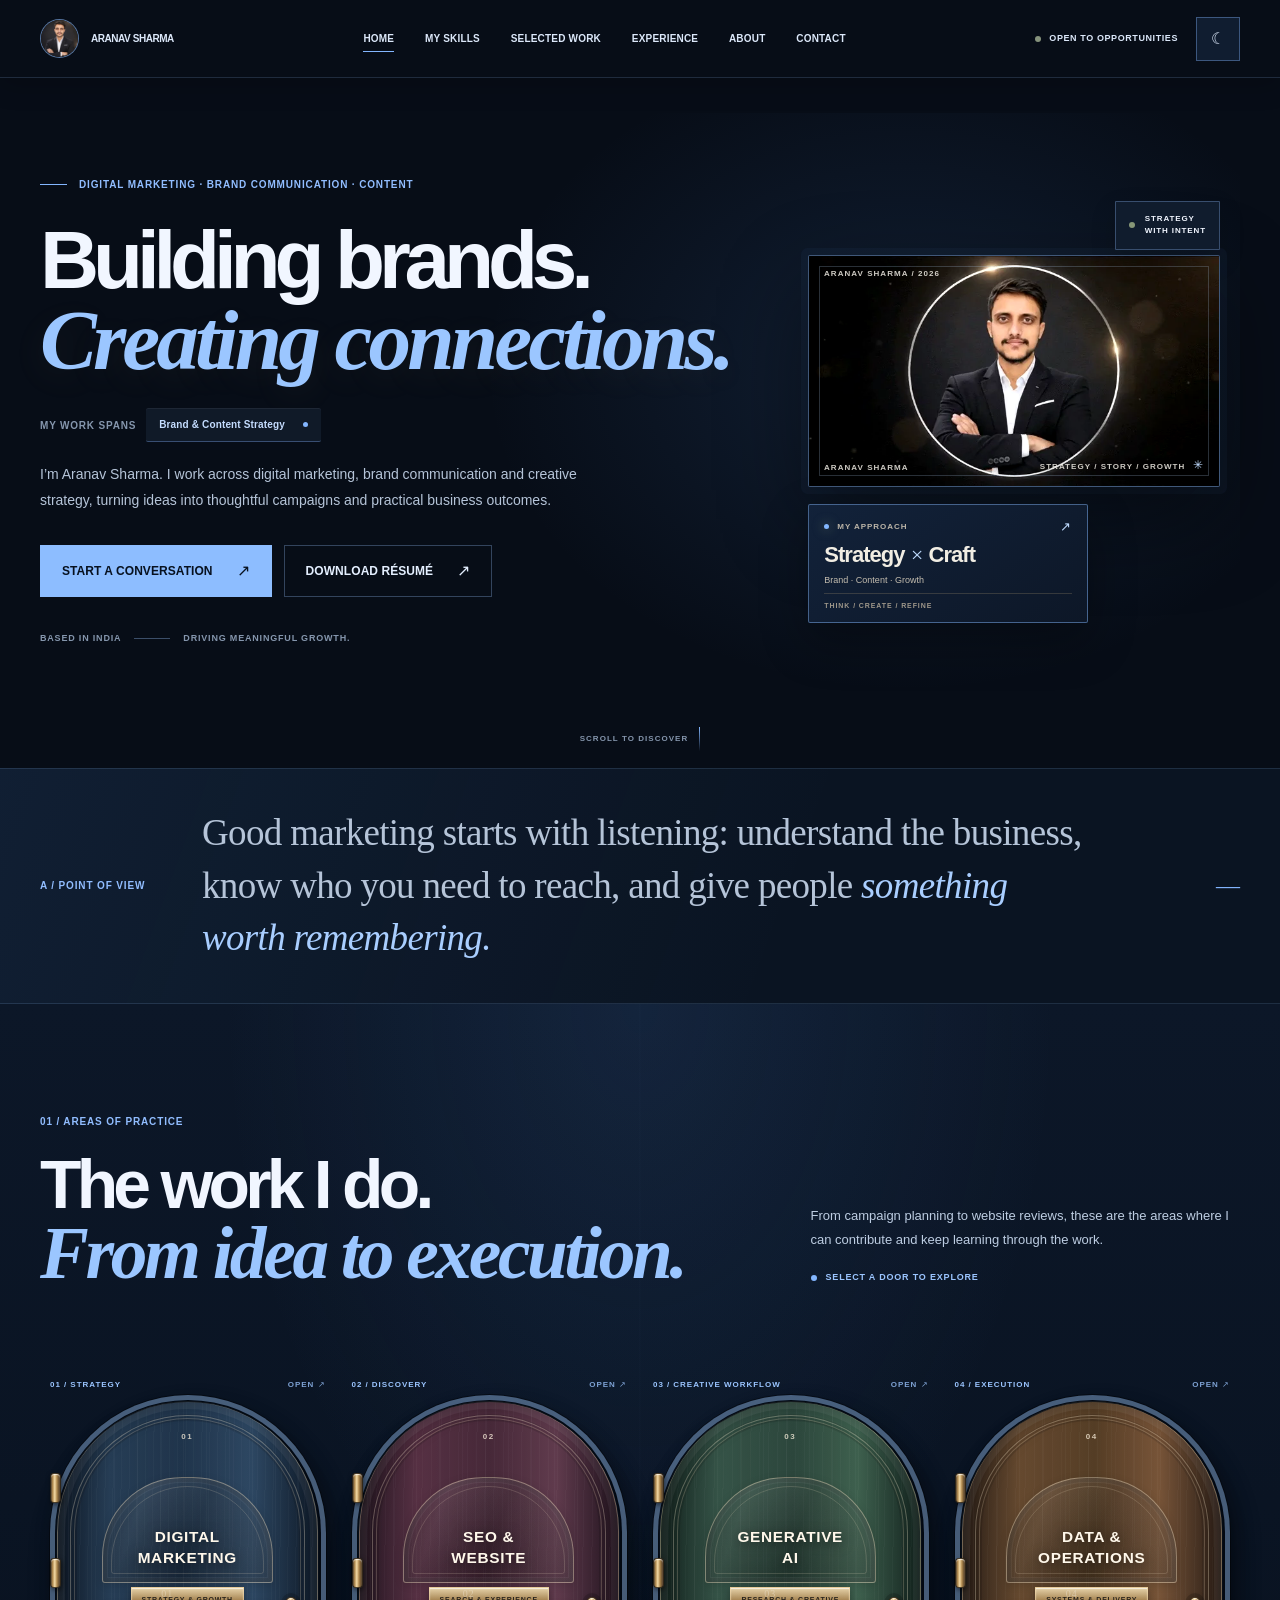
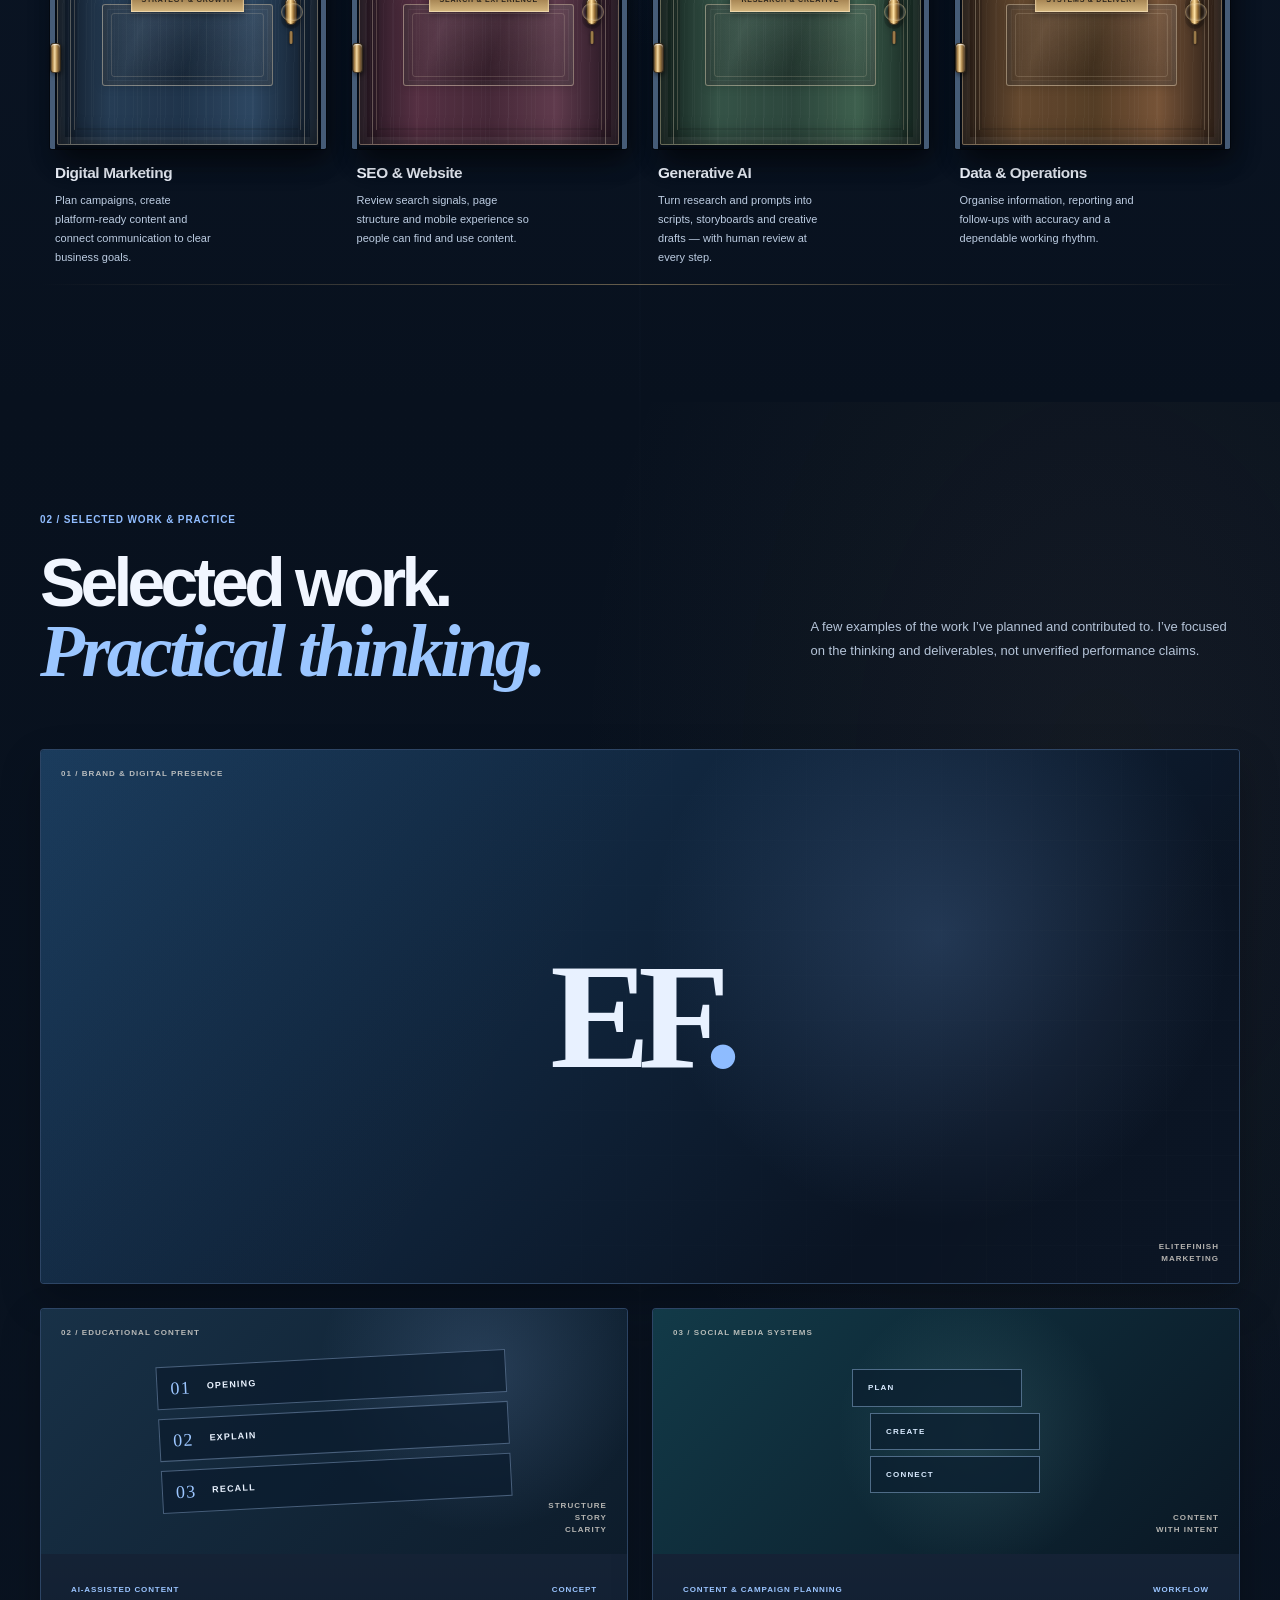
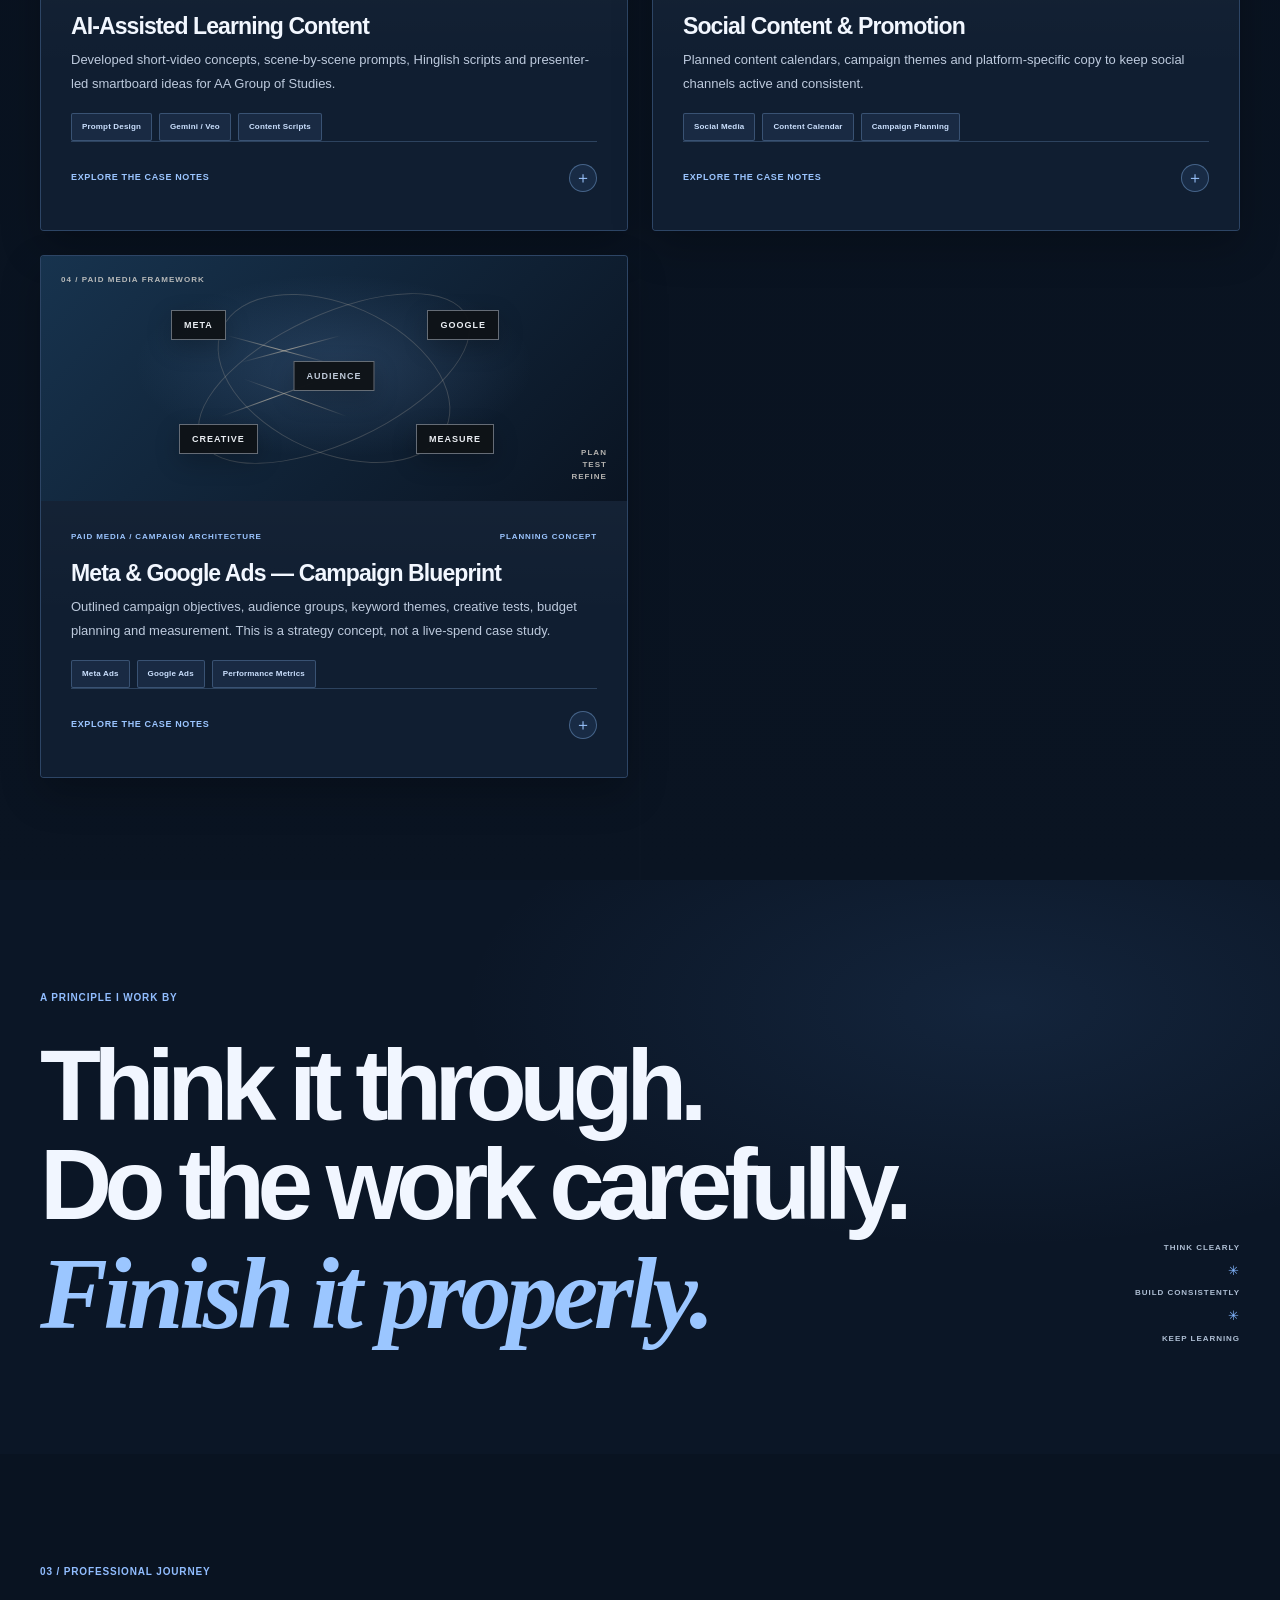
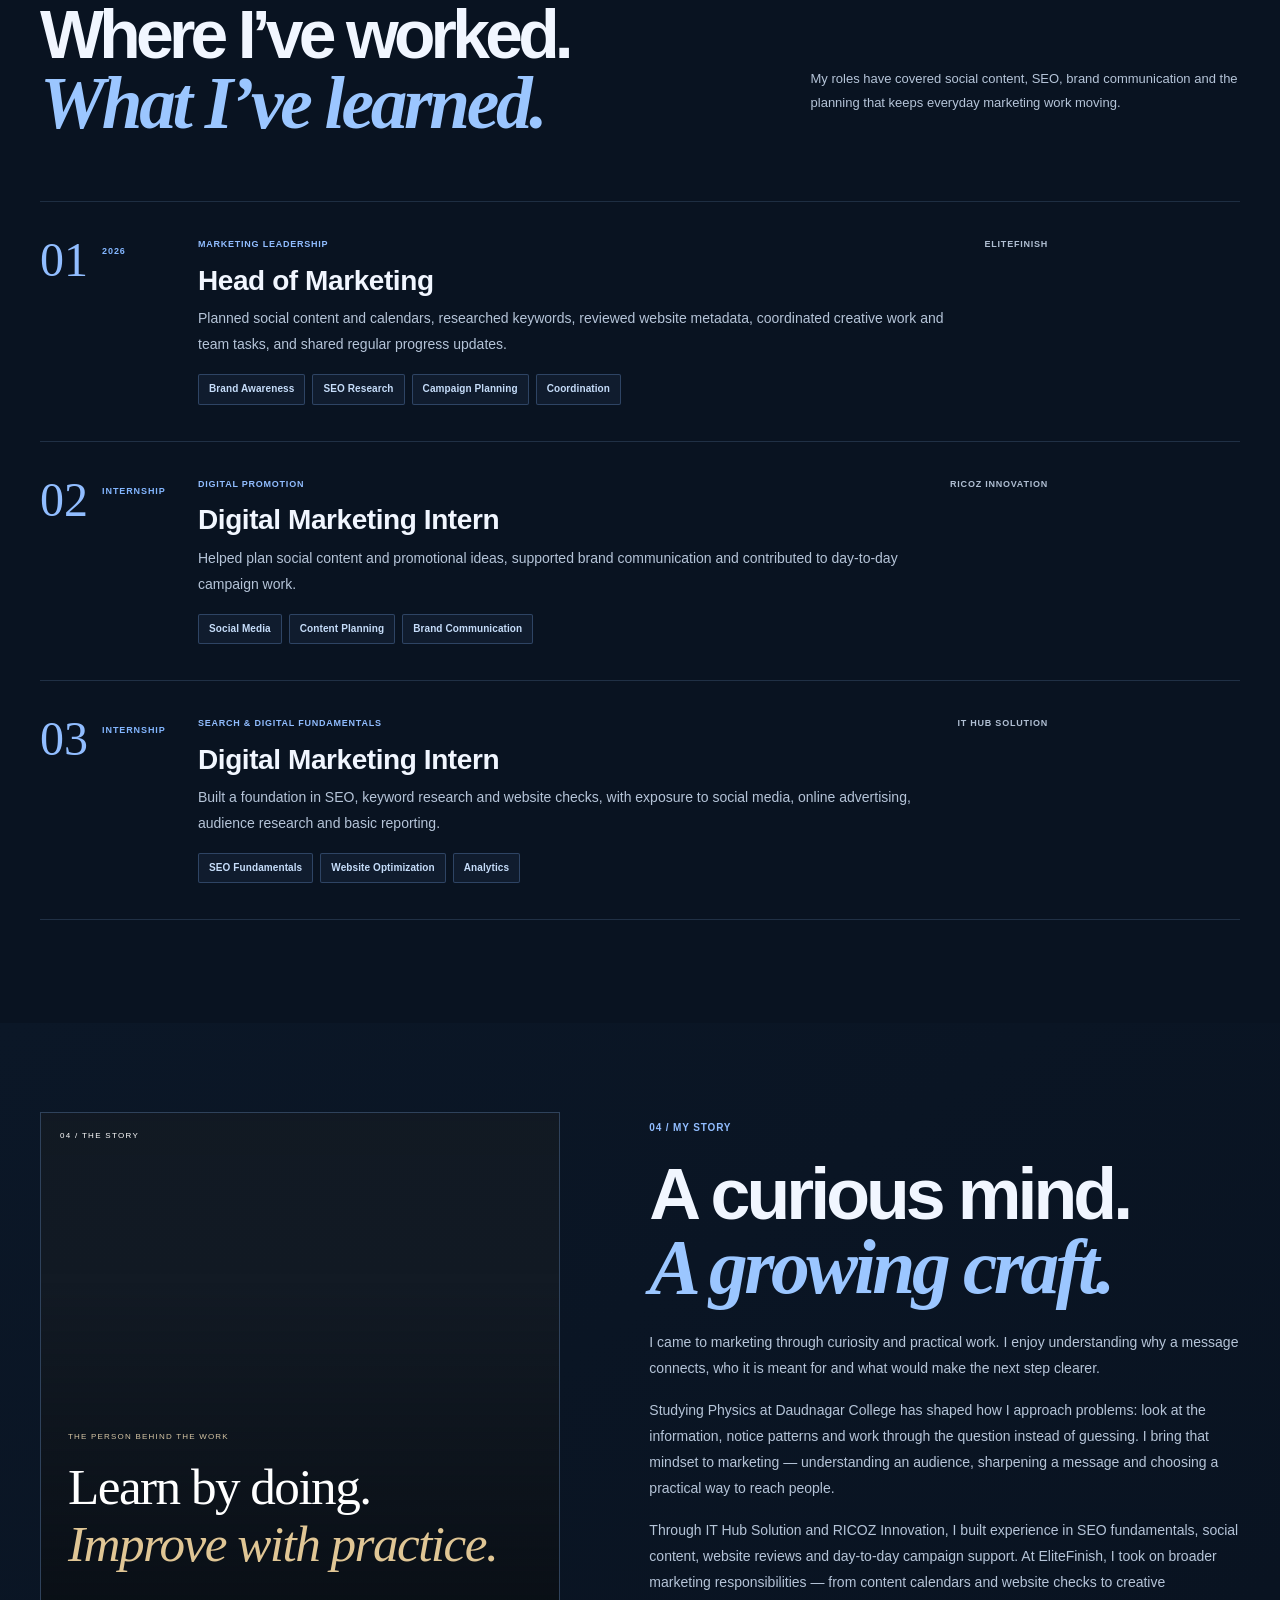
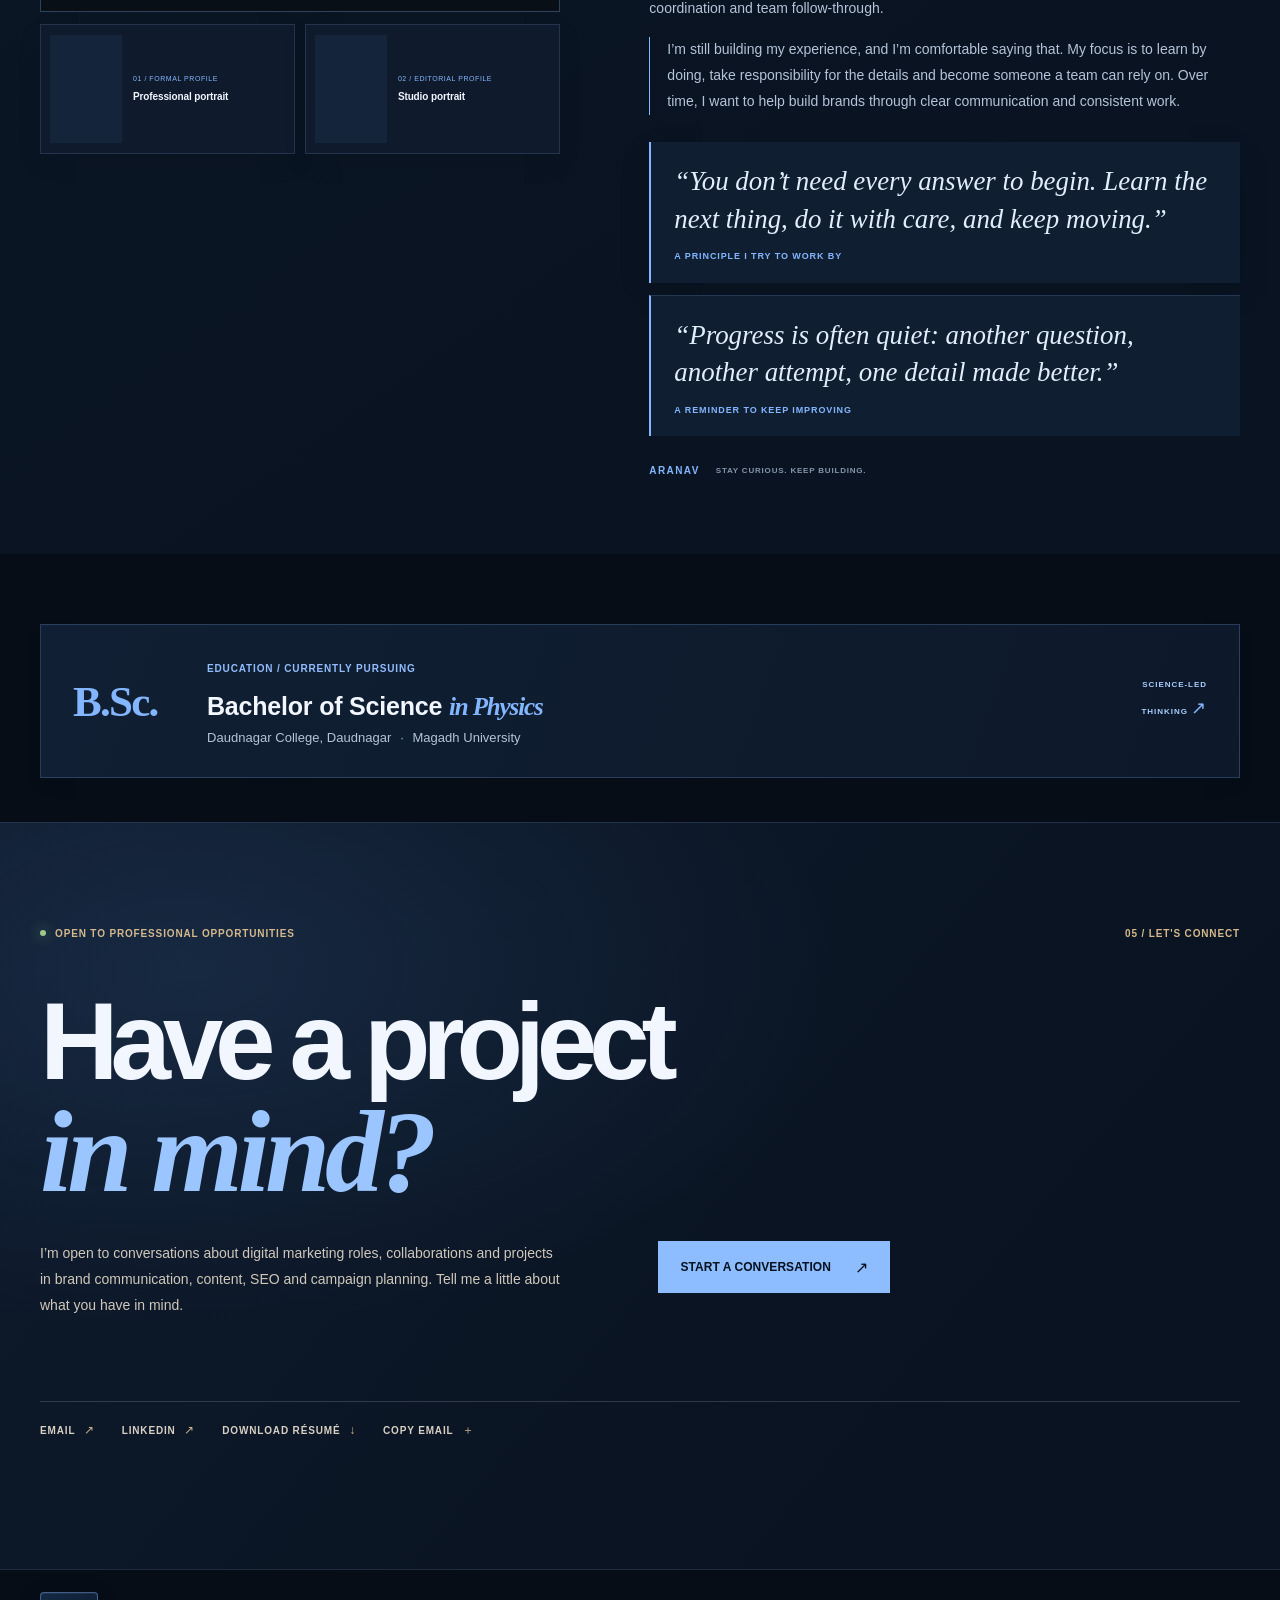
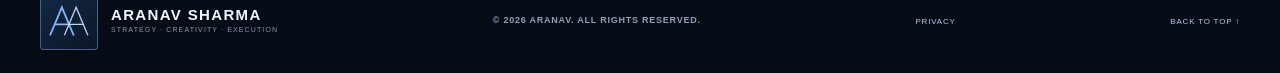
<file: index.html>
<!doctype html>
<html lang="en">
<head>
  <meta charset="utf-8">
  <meta name="viewport" content="width=device-width, initial-scale=1, viewport-fit=cover">
  <meta http-equiv="Content-Security-Policy" content="default-src 'self'; base-uri 'self'; object-src 'none'; frame-src 'none'; form-action 'self'; script-src 'self'; script-src-attr 'none'; style-src 'self' https://fonts.googleapis.com; style-src-attr 'none'; font-src 'self' https://fonts.gstatic.com data:; img-src 'self' data:; media-src 'self'; connect-src 'self' https://fonts.googleapis.com https://fonts.gstatic.com; manifest-src 'self'; worker-src 'none'; upgrade-insecure-requests; block-all-mixed-content">
  <meta name="referrer" content="strict-origin-when-cross-origin">
  <meta name="theme-color" content="#070b13">
  <meta name="color-scheme" content="dark light">
  <meta property="og:locale" content="en_IN">
  <meta property="og:site_name" content="Aranav Sharma">
  <meta name="description" content="Aranav Sharma works across digital marketing, brand communication and creative strategy, turning ideas into thoughtful campaigns and practical business outcomes.">
  <meta property="og:title" content="Aranav Sharma — Digital Marketing & Brand Communication Portfolio">
  <meta property="og:description" content="Selected work, practical experience and a thoughtful approach to digital marketing, brand communication and creative strategy by Aranav Sharma.">
  <meta property="og:type" content="website">
  <meta property="og:url" content="https://aranavas.github.io/Aranav-Digital-Portfolio/">
  <meta property="og:image" content="https://aranavas.github.io/Aranav-Digital-Portfolio/assets/photos/hero-office-v18.webp">
  <meta property="og:image:alt" content="Aranav Sharma — personal portfolio">
  <meta name="twitter:card" content="summary_large_image">
  <meta name="twitter:title" content="Aranav Sharma — Digital Marketing & Brand Communication Portfolio">
  <meta name="twitter:description" content="Selected work, practical experience and a thoughtful approach to digital marketing, brand communication and creative strategy by Aranav Sharma.">
  <meta name="twitter:image" content="https://aranavas.github.io/Aranav-Digital-Portfolio/assets/photos/hero-office-v18.webp">
  <meta name="twitter:image:alt" content="Aranav Sharma — personal portfolio">
  <meta name="robots" content="index, follow, max-image-preview:large">
  <link rel="canonical" href="https://aranavas.github.io/Aranav-Digital-Portfolio/">
  <title>Aranav Sharma — Marketing, Brand & Digital Portfolio</title>
  <link rel="icon" href="assets/favicon-v18.svg" type="image/svg+xml">
  <link rel="preconnect" href="https://fonts.googleapis.com">
  <link rel="preconnect" href="https://fonts.gstatic.com" crossorigin>
  <link href="https://fonts.googleapis.com/css2?family=Manrope:wght@400;500;600;700;800&family=Cormorant+Garamond:ital,wght@0,500;0,600;1,500;1,600&display=swap" rel="stylesheet">
  <link rel="preload" as="image" href="assets/photos/aranav-cinematic-logo-still-v18.webp" fetchpriority="high">
  <link rel="stylesheet" href="portfolio-core-v21.css?v=21.2">
  <script src="theme-init-v21.js?v=21.2"></script>
</head>
<body>
  <a class="skip-link" href="#main-content">Skip to content</a>
  <div class="preloader" aria-hidden="true"><div class="preloader-mark"><img class="preloader-logo" src="assets/photos/aranav-brand-mark-v18.webp" alt="" width="360" height="360" decoding="async"></div><div class="preloader-line"><i></i></div><small>ARANAV SHARMA · PERSONAL PORTFOLIO</small></div>
  <div class="ambient ambient-one" aria-hidden="true"></div><div class="ambient ambient-two" aria-hidden="true"></div>
  <header class="header">
    <a class="brand" href="#home" aria-label="Aranav Sharma, home"><img class="brand-logo" src="assets/photos/aranav-brand-mark-v18.webp" alt="" width="360" height="360" decoding="async"><span class="brand-wordmark">ARANAV SHARMA</span></a>
    <button class="menu-toggle" type="button" aria-expanded="false" aria-controls="site-nav" aria-label="Open menu"><i></i><i></i></button>
    <nav class="nav" id="site-nav" aria-label="Main navigation">
      <a href="#home" class="nav-link is-active">Home</a>
      <a href="#expertise" class="nav-link">My skills</a>
      <a href="#work" class="nav-link">Selected work</a>
      <a href="#journey" class="nav-link">Experience</a>
      <a href="#about" class="nav-link">About</a>
      <a href="#contact" class="nav-link">Contact</a>
    </nav>
    <div class="header-right"><span class="availability"><i></i> OPEN TO OPPORTUNITIES</span><button class="theme-toggle" type="button" aria-label="Switch to light theme" aria-pressed="false" title="Switch to light theme"><span aria-hidden="true">◐</span></button></div>
  </header>

  <main id="main-content">
    <section class="hero page-wrap" id="home">
      <div class="hero-main">
        <div class="micro-label reveal"><span class="micro-line"></span> DIGITAL MARKETING · BRAND COMMUNICATION · CONTENT</div>
        <h1 class="hero-title reveal">Building brands.<br><em>Creating connections.</em></h1>
        <div class="hero-role reveal"><span class="role-prefix">MY WORK SPANS</span><span class="role-window"><span id="role-text" aria-hidden="true">Brand &amp; Content Strategy</span><b aria-hidden="true"></b></span><span class="sr-only">Brand strategy, digital campaigns, content and storytelling, search visibility, paid media planning and creative workflows.</span></div>
        <p class="hero-description reveal">I’m Aranav Sharma. I work across digital marketing, brand communication and creative strategy, turning ideas into thoughtful campaigns and practical business outcomes.</p>
        <div class="hero-actions reveal">
          <button class="btn btn-primary js-contact-open" type="button"><span>Start a conversation</span><i>↗</i></button>
          <a class="btn btn-quiet" href="assets/Aranav-Resume-v18.pdf" download="Aranav-Sharma-Resume.pdf"><span>Download résumé</span><i>↗</i></a>
        </div>
        <div class="hero-foot reveal"><span>BASED IN INDIA</span><span class="hero-foot-rule"></span><span>DRIVING MEANINGFUL GROWTH.</span></div>
      </div>
      <div class="hero-visual reveal">
        <div class="hero-image-frame">
          <video class="hero-mark-video" muted loop playsinline preload="none" poster="assets/photos/aranav-cinematic-logo-still-v18.webp" aria-label="Animated Aranav Sharma signature logo">
            <source data-src="assets/photos/aranav-cinematic-logo-v18.webm" type="video/webm">
            <source data-src="assets/photos/aranav-cinematic-logo-v18.mp4" type="video/mp4">
            <img src="assets/photos/aranav-cinematic-logo-still-v18.webp" alt="Aranav Sharma signature logo" width="640" height="360" fetchpriority="high">
          </video>
          <div class="image-vignette" aria-hidden="true"></div>
          <div class="image-index">ARANAV SHARMA / 2026</div>
          <div class="image-bottom"><span>ARANAV SHARMA</span><span>STRATEGY / STORY / GROWTH <b>✳</b></span></div>
        </div>
        <div class="visual-note note-top"><span class="note-dot"></span><span>STRATEGY<br>WITH INTENT</span></div>
        <a class="hero-ability-card" href="#expertise" aria-label="Explore Aranav's skills and professional capabilities">
          <span class="ability-card-top"><i></i> MY APPROACH <b>↗</b></span>
          <strong>Strategy <em>×</em> Craft</strong>
          <span class="ability-card-skills">Brand · Content · Growth</span>
          <span class="ability-card-foot">THINK / CREATE / REFINE</span>
        </a>
      </div>
      <div class="hero-scroll" aria-hidden="true"><span>SCROLL TO DISCOVER</span><i></i></div>
    </section>

    <section class="intro-band">
      <div class="page-wrap intro-inner"><span class="section-index">A / POINT OF VIEW</span><p class="intro-statement">Good marketing starts with listening: understand the business, know who you need to reach, and give people <em>something worth remembering.</em></p><span class="intro-mark">—</span></div>
    </section>

    <section class="expertise section-pad" id="expertise">
      <div class="page-wrap">
        <div class="section-heading reveal"><div><span class="section-index">01 / AREAS OF PRACTICE</span><h2>The work I do.<br><em>From idea to execution.</em></h2></div><div class="heading-aside"><p>From campaign planning to website reviews, these are the areas where I can contribute and keep learning through the work.</p><span class="heading-hint"><i></i> SELECT A DOOR TO EXPLORE</span></div></div>
        <div class="doors-stage" id="doors-stage" aria-label="Interactive skill doors">
          <div class="doors-floor" aria-hidden="true"></div>
          <article class="skill-door door-blue reveal" data-door="marketing">
            <div class="door-meta"><span>01 / STRATEGY</span><span class="door-open-hint">OPEN ↗</span></div>
            <button class="door-button" type="button" aria-expanded="false" aria-controls="skill-detail" aria-label="Open Digital Marketing skills">
              <span class="door-portal" aria-hidden="true"></span><span class="door-frame" aria-hidden="true"></span><span class="door-hinges" aria-hidden="true"><i></i><i></i><i></i></span><span class="door-arch"><span class="door-edge" aria-hidden="true"></span><span class="door-inner-rim"></span><span class="door-grooves"></span><span class="door-inset door-inset-upper" aria-hidden="true"></span><span class="door-inset door-inset-lower" aria-hidden="true"></span><span class="door-number">01</span><span class="door-title">DIGITAL<br>MARKETING</span><span class="door-plate">STRATEGY & GROWTH</span><span class="door-handle"></span><span class="door-keyhole"></span><span class="door-bottom-number">01</span></span>
            </button>
            <div class="door-caption"><h3>Digital Marketing</h3><p>Plan campaigns, create platform-ready content and connect communication to clear business goals.</p></div>
          </article>
          <article class="skill-door door-violet reveal" data-door="seo">
            <div class="door-meta"><span>02 / DISCOVERY</span><span class="door-open-hint">OPEN ↗</span></div>
            <button class="door-button" type="button" aria-expanded="false" aria-controls="skill-detail" aria-label="Open SEO and Website skills">
              <span class="door-portal" aria-hidden="true"></span><span class="door-frame" aria-hidden="true"></span><span class="door-hinges" aria-hidden="true"><i></i><i></i><i></i></span><span class="door-arch"><span class="door-edge" aria-hidden="true"></span><span class="door-inner-rim"></span><span class="door-grooves"></span><span class="door-inset door-inset-upper" aria-hidden="true"></span><span class="door-inset door-inset-lower" aria-hidden="true"></span><span class="door-number">02</span><span class="door-title">SEO &<br>WEBSITE</span><span class="door-plate">SEARCH & EXPERIENCE</span><span class="door-handle"></span><span class="door-keyhole"></span><span class="door-bottom-number">02</span></span>
            </button>
            <div class="door-caption"><h3>SEO & Website</h3><p>Review search signals, page structure and mobile experience so people can find and use content.</p></div>
          </article>
          <article class="skill-door door-green reveal" data-door="ai">
            <div class="door-meta"><span>03 / CREATIVE WORKFLOW</span><span class="door-open-hint">OPEN ↗</span></div>
            <button class="door-button" type="button" aria-expanded="false" aria-controls="skill-detail" aria-label="Open AI and Generative AI skills">
              <span class="door-portal" aria-hidden="true"></span><span class="door-frame" aria-hidden="true"></span><span class="door-hinges" aria-hidden="true"><i></i><i></i><i></i></span><span class="door-arch"><span class="door-edge" aria-hidden="true"></span><span class="door-inner-rim"></span><span class="door-grooves"></span><span class="door-inset door-inset-upper" aria-hidden="true"></span><span class="door-inset door-inset-lower" aria-hidden="true"></span><span class="door-number">03</span><span class="door-title">GENERATIVE<br>AI</span><span class="door-plate">RESEARCH & CREATIVE</span><span class="door-handle"></span><span class="door-keyhole"></span><span class="door-bottom-number">03</span></span>
            </button>
            <div class="door-caption"><h3>Generative AI</h3><p>Turn research and prompts into scripts, storyboards and creative drafts — with human review at every step.</p></div>
          </article>
          <article class="skill-door door-amber reveal" data-door="operations">
            <div class="door-meta"><span>04 / EXECUTION</span><span class="door-open-hint">OPEN ↗</span></div>
            <button class="door-button" type="button" aria-expanded="false" aria-controls="skill-detail" aria-label="Open Data and Digital Operations skills">
              <span class="door-portal" aria-hidden="true"></span><span class="door-frame" aria-hidden="true"></span><span class="door-hinges" aria-hidden="true"><i></i><i></i><i></i></span><span class="door-arch"><span class="door-edge" aria-hidden="true"></span><span class="door-inner-rim"></span><span class="door-grooves"></span><span class="door-inset door-inset-upper" aria-hidden="true"></span><span class="door-inset door-inset-lower" aria-hidden="true"></span><span class="door-number">04</span><span class="door-title">DATA &<br>OPERATIONS</span><span class="door-plate">SYSTEMS & DELIVERY</span><span class="door-handle"></span><span class="door-keyhole"></span><span class="door-bottom-number">04</span></span>
            </button>
            <div class="door-caption"><h3>Data & Operations</h3><p>Organise information, reporting and follow-ups with accuracy and a dependable working rhythm.</p></div>
          </article>
        </div>
        <section class="skill-detail" id="skill-detail" aria-live="polite" aria-label="Selected skill details" hidden>
          <div class="detail-top"><button class="back-to-doors" type="button"><span>←</span> BACK TO THE DOORS</button><span class="detail-counter" id="detail-counter">01 / 04</span></div>
          <div class="detail-main">
            <div class="detail-copy"><span class="section-index" id="detail-kicker">SKILL AREA / STRATEGY</span><h3 id="detail-title" tabindex="-1">Digital Marketing</h3><p id="detail-intro"></p><div class="detail-tags" id="detail-tags"></div><div class="detail-divider"></div><h4>HOW I PUT IT INTO PRACTICE</h4><ul class="detail-list" id="detail-list"></ul><div class="detail-platforms" id="detail-platforms" hidden aria-label="Paid advertising platform skills"></div><div class="detail-tools"><span>TOOLS & WORKFLOWS</span><p id="detail-tools"></p></div></div>
            <aside class="detail-aside"><div class="detail-visual-icon" id="detail-symbol">✳</div><span class="detail-aside-label">THE THINKING BEHIND THE WORK</span><p id="detail-quote"></p><div class="detail-aside-rule"></div><span class="detail-aside-foot">PLAN WITH PURPOSE<br>EXECUTE WITH CARE<br>LEARN CONTINUOUSLY</span></aside>
          </div>
          <div class="detail-bottom"><span>ARANAV / DIGITAL PRACTICE</span><button class="detail-next" type="button">NEXT SKILL <span>↗</span></button></div>
        </section>
      </div>
    </section>

    <section class="work section-pad" id="work">
      <div class="page-wrap">
        <div class="section-heading reveal"><div><span class="section-index">02 / SELECTED WORK & PRACTICE</span><h2>Selected work.<br><em>Practical thinking.</em></h2></div><div class="heading-aside"><p>A few examples of the work I’ve planned and contributed to. I’ve focused on the thinking and deliverables, not unverified performance claims.</p></div></div>
        <div class="work-grid">
          <article class="work-card work-wide reveal"><div class="work-card-visual visual-elite"><span class="visual-label">01 / BRAND & DIGITAL PRESENCE</span><div class="visual-large-type">EF<span>.</span></div><div class="visual-grid-lines"></div><span class="visual-stamp">ELITEFINISH<br>MARKETING</span></div><div class="work-card-copy"><div class="work-meta"><span>BRAND STRATEGY / SEO REVIEW</span><span>2026</span></div><h3>EliteFinish — Brand & Website Review</h3><p>Planned marketing activities and social content, including calendars, keyword research, website checks and coordination with the team.</p><div class="work-tags"><span>Marketing Planning</span><span>SEO Research</span><span>Website QA</span></div><details class="case-study"><summary>Explore the case notes <span aria-hidden="true">＋</span></summary><div class="case-study-body"><dl><div><dt>OBJECTIVE</dt><dd>Build a clearer marketing foundation for an early-stage brand and its digital presence.</dd></div><div><dt>MY CONTRIBUTION</dt><dd>Content calendars, keyword research, website metadata checks, creative coordination and team follow-through.</dd></div><div><dt>APPROACH</dt><dd>Connect the brand message to platform-specific content, then review key pages for clarity, search signals and consistency.</dd></div><div><dt>DOCUMENTED OUTPUT</dt><dd>Marketing plans, content direction and website/SEO review notes. No unverified reach, lead or revenue figures are presented.</dd></div></dl></div></details></div></article>
          <article class="work-card reveal"><div class="work-card-visual visual-education"><span class="visual-label">02 / EDUCATIONAL CONTENT</span><div class="storyboard-sheet"><span><b>01</b> OPENING</span><span><b>02</b> EXPLAIN</span><span><b>03</b> RECALL</span></div><span class="visual-stamp">STRUCTURE<br>STORY<br>CLARITY</span></div><div class="work-card-copy"><div class="work-meta"><span>AI-ASSISTED CONTENT</span><span>CONCEPT</span></div><h3>AI-Assisted Learning Content</h3><p>Developed short-video concepts, scene-by-scene prompts, Hinglish scripts and presenter-led smartboard ideas for AA Group of Studies.</p><div class="work-tags"><span>Prompt Design</span><span>Gemini / Veo</span><span>Content Scripts</span></div><details class="case-study"><summary>Explore the case notes <span aria-hidden="true">＋</span></summary><div class="case-study-body"><dl><div><dt>OBJECTIVE</dt><dd>Make learning topics easier to follow in short-form, presenter-led video concepts.</dd></div><div><dt>MY CONTRIBUTION</dt><dd>Short-video concepts, Hinglish scripts, scene-by-scene prompts and presenter-led smartboard ideas.</dd></div><div><dt>APPROACH</dt><dd>Structure each idea around a clear opening, a simple explanation and a recall moment, with visual direction for each scene.</dd></div><div><dt>DOCUMENTED OUTPUT</dt><dd>Storyboards, scripts and production prompts. These are content concepts, not a claim of measured learning outcomes.</dd></div></dl></div></details></div></article>
          <article class="work-card reveal"><div class="work-card-visual visual-social"><span class="visual-label">03 / SOCIAL MEDIA SYSTEMS</span><div class="social-stack"><i>PLAN</i><i>CREATE</i><i>CONNECT</i></div><span class="visual-stamp">CONTENT<br>WITH INTENT</span></div><div class="work-card-copy"><div class="work-meta"><span>CONTENT & CAMPAIGN PLANNING</span><span>WORKFLOW</span></div><h3>Social Content & Promotion</h3><p>Planned content calendars, campaign themes and platform-specific copy to keep social channels active and consistent.</p><div class="work-tags"><span>Social Media</span><span>Content Calendar</span><span>Campaign Planning</span></div><details class="case-study"><summary>Explore the case notes <span aria-hidden="true">＋</span></summary><div class="case-study-body"><dl><div><dt>OBJECTIVE</dt><dd>Give social channels a consistent voice and a practical publishing rhythm.</dd></div><div><dt>MY CONTRIBUTION</dt><dd>Content calendars, campaign themes and platform-specific copy for social channels.</dd></div><div><dt>APPROACH</dt><dd>Organise content pillars, adapt the message to each platform and plan creative assets around a workable cadence.</dd></div><div><dt>DOCUMENTED OUTPUT</dt><dd>Campaign themes, publishing plans and copy drafts. Performance figures are not included where verified analytics are unavailable.</dd></div></dl></div></details></div></article>
          <article class="work-card reveal"><div class="work-card-visual visual-paid"><span class="visual-label">04 / PAID MEDIA FRAMEWORK</span><div class="paid-media-map"><span class="paid-node node-meta">META</span><span class="paid-node node-google">GOOGLE</span><span class="paid-node node-audience">AUDIENCE</span><span class="paid-node node-creative">CREATIVE</span><span class="paid-node node-measure">MEASURE</span><i class="paid-link link-one"></i><i class="paid-link link-two"></i><i class="paid-link link-three"></i><i class="paid-link link-four"></i></div><span class="visual-stamp">PLAN<br>TEST<br>REFINE</span></div><div class="work-card-copy"><div class="work-meta"><span>PAID MEDIA / CAMPAIGN ARCHITECTURE</span><span>PLANNING CONCEPT</span></div><h3>Meta & Google Ads — Campaign Blueprint</h3><p>Outlined campaign objectives, audience groups, keyword themes, creative tests, budget planning and measurement. This is a strategy concept, not a live-spend case study.</p><div class="work-tags"><span>Meta Ads</span><span>Google Ads</span><span>Performance Metrics</span></div><details class="case-study"><summary>Explore the case notes <span aria-hidden="true">＋</span></summary><div class="case-study-body"><dl><div><dt>OBJECTIVE</dt><dd>Set out a disciplined campaign structure before committing advertising spend.</dd></div><div><dt>MY CONTRIBUTION</dt><dd>Campaign objectives, audience groups, keyword themes, creative tests, budget planning and measurement considerations.</dd></div><div><dt>APPROACH</dt><dd>Define what each campaign should learn, identify the audience and message, then plan how results would be evaluated.</dd></div><div><dt>DOCUMENTED OUTPUT</dt><dd>A planning framework only. This is not represented as an executed or live-spend campaign.</dd></div></dl></div></details></div></article>
        </div>
      </div>
    </section>

    <section class="statement section-pad"><div class="page-wrap statement-inner reveal"><span class="section-index">A PRINCIPLE I WORK BY</span><h2>Think it through.<br>Do the work carefully.<br><em>Finish it properly.</em></h2><div class="statement-side"><span>THINK CLEARLY</span><i>✳</i><span>BUILD CONSISTENTLY</span><i>✳</i><span>KEEP LEARNING</span></div></div></section>

    <section class="journey section-pad" id="journey">
      <div class="page-wrap">
        <div class="section-heading reveal"><div><span class="section-index">03 / PROFESSIONAL JOURNEY</span><h2>Where I’ve worked.<br><em>What I’ve learned.</em></h2></div><div class="heading-aside"><p>My roles have covered social content, SEO, brand communication and the planning that keeps everyday marketing work moving.</p></div></div>
        <div class="timeline">
          <article class="timeline-item reveal"><div class="timeline-side"><span>01</span><small>2026</small></div><div class="timeline-content"><div class="timeline-top"><span>MARKETING LEADERSHIP</span><span>ELITEFINISH</span></div><h3>Head of Marketing</h3><p>Planned social content and calendars, researched keywords, reviewed website metadata, coordinated creative work and team tasks, and shared regular progress updates.</p><div class="timeline-tags"><span>Brand Awareness</span><span>SEO Research</span><span>Campaign Planning</span><span>Coordination</span></div></div></article>
          <article class="timeline-item reveal"><div class="timeline-side"><span>02</span><small>INTERNSHIP</small></div><div class="timeline-content"><div class="timeline-top"><span>DIGITAL PROMOTION</span><span>RICOZ INNOVATION</span></div><h3>Digital Marketing Intern</h3><p>Helped plan social content and promotional ideas, supported brand communication and contributed to day-to-day campaign work.</p><div class="timeline-tags"><span>Social Media</span><span>Content Planning</span><span>Brand Communication</span></div></div></article>
          <article class="timeline-item reveal"><div class="timeline-side"><span>03</span><small>INTERNSHIP</small></div><div class="timeline-content"><div class="timeline-top"><span>SEARCH & DIGITAL FUNDAMENTALS</span><span>IT HUB SOLUTION</span></div><h3>Digital Marketing Intern</h3><p>Built a foundation in SEO, keyword research and website checks, with exposure to social media, online advertising, audience research and basic reporting.</p><div class="timeline-tags"><span>SEO Fundamentals</span><span>Website Optimization</span><span>Analytics</span></div></div></article>
        </div>
      </div>
    </section>

    <section class="story section-pad" id="about">
      <div class="page-wrap story-layout">
        <div class="story-visual-column reveal">
          <div class="story-image">
            <img src="assets/photos/working-desk-v18.webp" srcset="assets/photos/working-desk-640-v18.webp 640w, assets/photos/working-desk-v18.webp 1024w" sizes="(max-width: 760px) calc(100vw - 36px), 520px" alt="Aranav in a professional workspace, working at a laptop" loading="lazy" fetchpriority="low" decoding="async" width="1024" height="1536">
            <div class="story-image-overlay"><span>THE PERSON BEHIND THE WORK</span><strong>Learn by doing.<br><em>Improve with practice.</em></strong></div>
            <div class="story-index">04 / THE STORY</div>
          </div>
          <div class="story-gallery" aria-label="Professional portrait gallery">
            <figure class="story-gallery-card">
              <div class="story-gallery-photo"><img src="assets/photos/portrait-blue-640-v18.webp" srcset="assets/photos/portrait-blue-320-v18.webp 320w, assets/photos/portrait-blue-640-v18.webp 640w, assets/photos/portrait-blue-v18.webp 1280w" sizes="(max-width: 390px) 48px, 72px" alt="Aranav wearing a navy suit against a clean blue studio background" loading="lazy" fetchpriority="low" decoding="async" width="1280" height="1536"></div>
              <figcaption><span>01 / FORMAL PROFILE</span><strong>Professional portrait</strong></figcaption>
            </figure>
            <figure class="story-gallery-card">
              <div class="story-gallery-photo"><img src="assets/photos/portrait-dark-640-v18.webp" srcset="assets/photos/portrait-dark-320-v18.webp 320w, assets/photos/portrait-dark-640-v18.webp 640w, assets/photos/portrait-dark-v18.webp 1280w" sizes="(max-width: 390px) 48px, 72px" alt="Aranav in a dark suit with a softly lit studio background" loading="lazy" fetchpriority="low" decoding="async" width="1280" height="1536"></div>
              <figcaption><span>02 / EDITORIAL PROFILE</span><strong>Studio portrait</strong></figcaption>
            </figure>
          </div>
        </div>
        <div class="story-copy">
          <span class="section-index reveal">04 / MY STORY</span><h2 class="reveal">A curious mind.<br><em>A growing craft.</em></h2>
          <p class="story-lead reveal">I came to marketing through curiosity and practical work. I enjoy understanding why a message connects, who it is meant for and what would make the next step clearer.</p>
          <p class="reveal">Studying Physics at Daudnagar College has shaped how I approach problems: look at the information, notice patterns and work through the question instead of guessing. I bring that mindset to marketing — understanding an audience, sharpening a message and choosing a practical way to reach people.</p>
          <p class="reveal">Through IT Hub Solution and RICOZ Innovation, I built experience in SEO fundamentals, social content, website reviews and day-to-day campaign support. At EliteFinish, I took on broader marketing responsibilities — from content calendars and website checks to creative coordination and team follow-through.</p>
          <p class="story-close reveal">I’m still building my experience, and I’m comfortable saying that. My focus is to learn by doing, take responsibility for the details and become someone a team can rely on. Over time, I want to help build brands through clear communication and consistent work.</p>
          <blockquote class="story-quote reveal"><p>“You don’t need every answer to begin. Learn the next thing, do it with care, and keep moving.”</p><span>A principle I try to work by</span></blockquote>
          <blockquote class="story-quote story-quote-secondary reveal"><p>“Progress is often quiet: another question, another attempt, one detail made better.”</p><span>A reminder to keep improving</span></blockquote>
          <div class="story-signature reveal"><span>ARANAV</span><i>STAY CURIOUS. KEEP BUILDING.</i></div>
        </div>
      </div>
    </section>

    <section class="education page-wrap reveal"><div class="education-mark">B.Sc.</div><div class="education-copy"><span class="section-index">EDUCATION / CURRENTLY PURSUING</span><h3>Bachelor of Science <em>in Physics</em></h3><p>Daudnagar College, Daudnagar <span>·</span> Magadh University</p></div><span class="education-aside">SCIENCE-LED<br>THINKING <b>↗</b></span></section>

    <section class="contact section-pad" id="contact">
      <div class="page-wrap">
        <div class="contact-top reveal"><span class="section-index"><i class="status-dot"></i> OPEN TO PROFESSIONAL OPPORTUNITIES</span><span class="section-index">05 / LET'S CONNECT</span></div>
        <h2 class="contact-title reveal">Have a project<br><em>in mind?</em></h2>
        <div class="contact-bottom reveal"><p>I’m open to conversations about digital marketing roles, collaborations and projects in brand communication, content, SEO and campaign planning. Tell me a little about what you have in mind.</p><button class="btn btn-primary js-contact-open" type="button"><span>Start a conversation</span><i>↗</i></button></div>
        <div class="contact-links reveal"><a href="mailto:aranavprime@gmail.com">EMAIL <span>↗</span></a><a href="https://www.linkedin.com/in/aranav-sharma-161880443/" target="_blank" rel="noopener noreferrer">LINKEDIN <span>↗</span></a><a href="assets/Aranav-Resume-v18.pdf" download="Aranav-Sharma-Resume.pdf">DOWNLOAD RÉSUMÉ <span>↓</span></a><button type="button" id="copy-email">COPY EMAIL <span>＋</span></button></div>
        <p class="copy-feedback" id="copy-feedback" role="status" aria-live="polite"></p>
      </div>
    </section>
  </main>

  <footer class="footer">
    <a class="footer-signature" href="#home" aria-label="Aranav Sharma monogram, back to home">
      <svg class="footer-aa-mark" width="54" height="54" viewBox="0 0 84 84" role="img" aria-label="AA monogram" xmlns="http://www.w3.org/2000/svg">
        <path d="M8 67 29 17 50 67 M16 48H42" />
        <path class="aa-second" d="M34 67 55 17 76 67 M42 48H68" />
      </svg>
      <span class="footer-signature-copy"><strong>ARANAV SHARMA</strong><small>STRATEGY · CREATIVITY · EXECUTION</small></span>
    </a>
    <span>© <b id="current-year">2026</b> ARANAV. ALL RIGHTS RESERVED.</span>
    <a class="footer-privacy" href="privacy.html">PRIVACY</a>
    <button class="footer-back-to-top" type="button">BACK TO TOP ↑</button>
  </footer>
  <button class="back-to-top" id="back-to-top" type="button" aria-label="Back to top" title="Back to top" aria-hidden="true" tabindex="-1"><span aria-hidden="true">↑</span></button>

  <dialog class="contact-modal" id="contact-modal" aria-labelledby="modal-title" aria-describedby="modal-help">
    <div class="modal-inner">
      <div class="modal-top"><span>ARANAV / CONNECT</span><button type="button" class="modal-close" aria-label="Close dialog">×</button></div>
      <span class="section-index">LET'S START WITH A CONVERSATION</span>
      <h2 id="modal-title">Tell me what<br><em>you have in mind.</em></h2>
      <p id="modal-help">A few details are enough to start. Your message will open in your email app, where you can review it and send it yourself.</p>
      <form class="message-form" id="contact-message-form">
        <div class="message-field-grid">
          <label class="message-field"><span>Your name</span><input id="contact-name" name="name" type="text" autocomplete="name" maxlength="80" placeholder="How should I address you?" required autofocus></label>
          <label class="message-field"><span>Your email</span><input id="contact-email" name="email" type="email" autocomplete="email" maxlength="254" placeholder="you@example.com" required></label>
        </div>
        <label class="message-field"><span>What would you like to discuss? <small>OPTIONAL</small></span><select id="contact-topic" name="topic"><option value="General conversation">General conversation</option><option value="Digital marketing role">Digital marketing role</option><option value="Brand or content project">Brand or content project</option><option value="SEO or website review">SEO or website review</option><option value="Creative collaboration">Creative collaboration</option><option value="Other enquiry">Other enquiry</option></select></label>
        <label class="message-field"><span>Your message</span><textarea id="contact-message" name="message" rows="5" minlength="10" maxlength="3000" placeholder="Tell me a little about the role, project or idea…" required></textarea></label>
        <div class="message-form-actions"><button class="btn btn-primary message-submit" type="submit"><span>Open email to send</span><i>↗</i></button><span class="message-hint">Nothing is sent or stored by this website.</span></div>
        <p class="message-status" id="message-status" role="status" aria-live="polite"></p>
      </form>
      <div class="modal-alternatives"><span>Prefer another way?</span><a href="https://www.linkedin.com/in/aranav-sharma-161880443/" target="_blank" rel="noopener noreferrer">Connect on LinkedIn ↗</a><button type="button" id="modal-copy">Copy email address +</button></div>
    </div>
  </dialog>
  <script src="script-v21.js?v=21.2" defer></script>
</body>
</html>
</file>
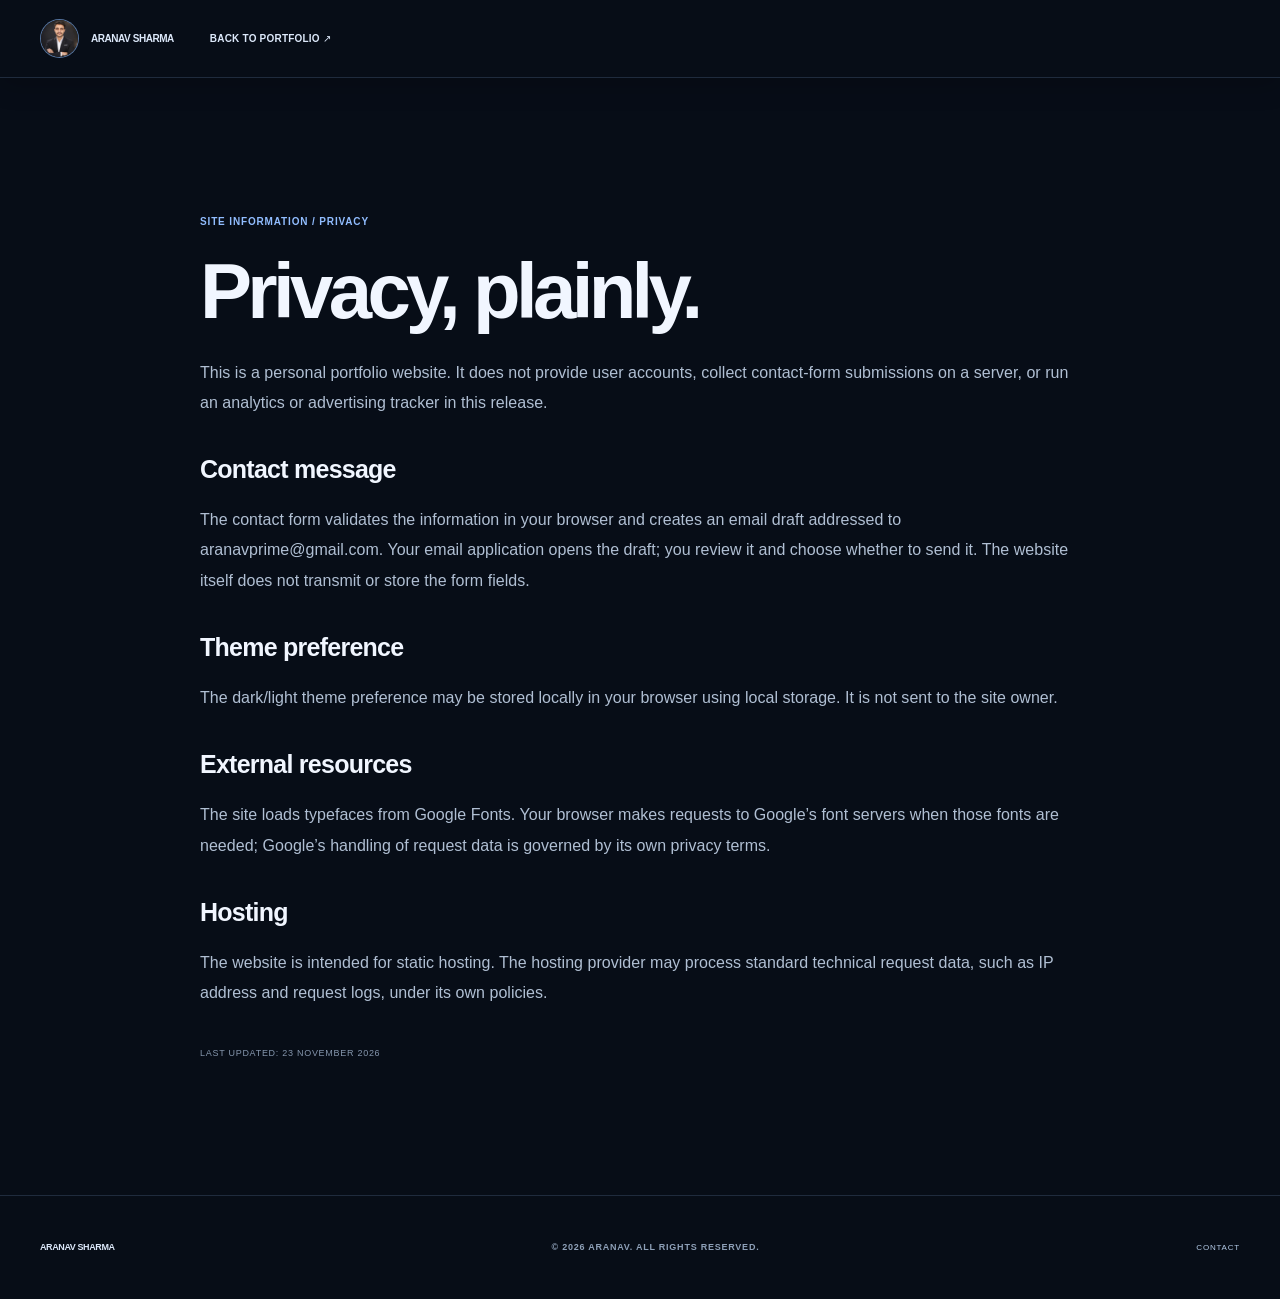
<file: privacy.html>
<!doctype html>
<html lang="en">
<head>
  <meta charset="utf-8"><meta name="viewport" content="width=device-width, initial-scale=1">
  <meta name="theme-color" content="#070b13"><meta name="robots" content="index, follow"><meta http-equiv="Content-Security-Policy" content="default-src 'self'; base-uri 'self'; object-src 'none'; frame-src 'none'; form-action 'self'; script-src 'self'; script-src-attr 'none'; style-src 'self' https://fonts.googleapis.com; style-src-attr 'none'; font-src 'self' https://fonts.gstatic.com data:; img-src 'self' data:; media-src 'self'; connect-src 'self' https://fonts.googleapis.com https://fonts.gstatic.com; upgrade-insecure-requests; block-all-mixed-content">
  <meta name="description" content="Privacy information for the Aranav Sharma personal portfolio website.">
  <title>Privacy — Aranav Sharma</title>
  <link rel="icon" href="assets/favicon-v18.svg" type="image/svg+xml">
  <link rel="preconnect" href="https://fonts.googleapis.com"><link rel="preconnect" href="https://fonts.gstatic.com" crossorigin>
  <link href="https://fonts.googleapis.com/css2?family=Manrope:wght@400;500;600;700;800&family=Cormorant+Garamond:ital,wght@0,500;0,600;1,500;1,600&display=swap" rel="stylesheet">
  <link rel="stylesheet" href="portfolio-core-v21.css?v=21.2">
  <script src="theme-init-v21.js?v=21.2"></script>
</head>
<body>
  <header class="header"><a class="brand" href="./" aria-label="Aranav Sharma home"><img class="brand-logo" src="assets/photos/aranav-brand-mark-v18.webp" alt="" width="360" height="360"><span class="brand-wordmark">ARANAV SHARMA</span></a><div class="header-right"><a class="nav-link" href="./">BACK TO PORTFOLIO ↗</a></div></header>
  <main class="page-wrap privacy-page-main">
    <span class="section-index">SITE INFORMATION / PRIVACY</span><h1 class="privacy-page-title">Privacy, plainly.</h1>
    <p class="privacy-page-copy">This is a personal portfolio website. It does not provide user accounts, collect contact-form submissions on a server, or run an analytics or advertising tracker in this release.</p>
    <h2 class="privacy-page-heading">Contact message</h2><p class="privacy-page-copy">The contact form validates the information in your browser and creates an email draft addressed to <a href="mailto:aranavprime@gmail.com">aranavprime@gmail.com</a>. Your email application opens the draft; you review it and choose whether to send it. The website itself does not transmit or store the form fields.</p>
    <h2 class="privacy-page-heading">Theme preference</h2><p class="privacy-page-copy">The dark/light theme preference may be stored locally in your browser using local storage. It is not sent to the site owner.</p>
    <h2 class="privacy-page-heading">External resources</h2><p class="privacy-page-copy">The site loads typefaces from Google Fonts. Your browser makes requests to Google’s font servers when those fonts are needed; Google’s handling of request data is governed by its own privacy terms.</p>
    <h2 class="privacy-page-heading">Hosting</h2><p class="privacy-page-copy">The website is intended for static hosting. The hosting provider may process standard technical request data, such as IP address and request logs, under its own policies.</p>
    <p class="privacy-page-date">LAST UPDATED: 23 NOVEMBER 2026</p>
  </main>
  <footer class="footer"><a class="brand" href="./"><span class="brand-wordmark">ARANAV SHARMA</span></a><span>© 2026 ARANAV. ALL RIGHTS RESERVED.</span><a class="footer-privacy" href="./#contact">CONTACT</a></footer>
</body></html>
</file>
<file: portfolio-core-v21.css>
:root{--bg:#0b1018;--bg-2:#0e1621;--panel:#111c28;--panel-2:#172432;--ink:#f4f1e9;--muted:#a5aeb6;--dim:#6f7b87;--line:rgba(228,220,204,.14);--line-strong:rgba(228,220,204,.28);--gold:#d8b982;--gold-light:#f0dcb5;--purple:#9d83c6;--teal:#85aeb4;--serif:'Cormorant Garamond',Georgia,serif;--sans:'DM Sans',Arial,sans-serif;--mono:'DM Sans',Arial,sans-serif;--ease:cubic-bezier(.2,.78,.18,1);--shadow:0 30px 100px rgba(0,0,0,.32);color-scheme:dark;}html[data-theme="light"]{--bg:#f1eee7;--bg-2:#e9e5dc;--panel:#faf8f2;--panel-2:#e9e4d9;--ink:#17212a;--muted:#5d6871;--dim:#899098;--line:rgba(23,33,42,.13);--line-strong:rgba(23,33,42,.25);color-scheme:light}*{box-sizing:border-box}html{scroll-behavior:smooth;scroll-padding-top:92px;overflow-x:clip}body{margin:0;min-width:320px;overflow-x:clip;background:var(--bg);color:var(--ink);font-family:var(--sans);font-size:15px;line-height:1.6;-webkit-font-smoothing:antialiased;text-rendering:optimizeLegibility;transition:background .35s,color .35s}body.is-loading{overflow:hidden}button,a{-webkit-tap-highlight-color:transparent}button{font:inherit}a{color:inherit;text-decoration:none}img{display:block;max-width:100%}::selection{background:var(--gold);color:#121820}.page-wrap{width:min(1240px,calc(100% - 96px));margin-inline:auto}.section-pad{padding:118px 0}.preloader{position:fixed;inset:0;z-index:2000;display:flex;flex-direction:column;align-items:center;justify-content:center;gap:16px;background:#0b1018;color:#f3eee3;transition:opacity .65s,visibility .65s}.preloader.is-done{opacity:0;visibility:hidden;pointer-events:none}.preloader-mark{font:800 35px var(--sans);letter-spacing:-3px}.preloader-mark span,.brand span{color:var(--gold)}.preloader-line{width:130px;height:1px;background:rgba(255,255,255,.17);overflow:hidden}.preloader-line i{display:block;height:100%;width:100%;background:var(--gold);transform:translateX(-100%);animation:loaderLine 1.35s var(--ease) forwards}.preloader small{font:8px var(--mono);letter-spacing:2px;color:#9ca5aa}@keyframes loaderLine{to{transform:translateX(0)}}.ambient{position:absolute;z-index:-1;pointer-events:none;filter:blur(2px);opacity:.75}.ambient-one{top:-270px;right:-180px;width:700px;height:650px;background:radial-gradient(ellipse,rgba(91,55,130,.17),transparent 70%)}.ambient-two{top:1120px;left:-280px;width:640px;height:700px;background:radial-gradient(ellipse,rgba(46,98,111,.12),transparent 70%)}.header{height:84px;padding:0 max(48px,calc((100vw - 1340px)/2));display:flex;align-items:center;gap:36px;position:sticky;top:0;z-index:100;background:color-mix(in srgb,var(--bg) 88%,transparent);backdrop-filter:blur(18px);border-bottom:1px solid var(--line)}.brand{font:800 25px var(--sans);letter-spacing:-2px;flex:none}.nav{display:flex;align-items:center;justify-content:center;gap:clamp(15px,2.4vw,34px);margin-inline:auto}.nav-link{position:relative;font:500 10px var(--mono);letter-spacing:.4px;color:var(--muted);padding:10px 0;transition:color .2s}.nav-link:after{content:'';position:absolute;left:0;right:100%;bottom:3px;height:1px;background:var(--gold);transition:right .3s var(--ease)}.nav-link:hover,.nav-link.is-active{color:var(--ink)}.nav-link:hover:after,.nav-link.is-active:after{right:0}.header-right{display:flex;align-items:center;gap:18px;flex:none}.availability{font:8px var(--mono);letter-spacing:1.1px;color:var(--muted);white-space:nowrap;display:flex;align-items:center;gap:8px}.availability i,.status-dot{width:6px;height:6px;border-radius:50%;background:#9fc78c;box-shadow:0 0 13px rgba(159,199,140,.7);display:inline-block}.theme-toggle{width:34px;height:34px;border:1px solid var(--line-strong);border-radius:50%;background:transparent;color:var(--ink);font-size:16px;cursor:pointer;transition:background .2s,border-color .2s}.theme-toggle:hover{background:var(--panel);border-color:var(--gold)}.menu-toggle{display:none}.hero{min-height:710px;padding-top:96px;padding-bottom:86px;display:grid;grid-template-columns:1.08fr .92fr;align-items:center;gap:7%;position:relative}.hero-main{position:relative;z-index:2;padding-bottom:24px}.micro-label,.section-index{font:9px var(--mono);letter-spacing:1.5px;color:var(--gold);text-transform:uppercase}.micro-label{display:flex;align-items:center;gap:12px;margin-bottom:30px}.micro-line{width:33px;height:1px;background:var(--gold)}.hero-title{font:700 clamp(58px,7vw,98px)/.98 var(--sans);letter-spacing:-.085em;margin:0 0 30px;max-width:720px}.hero-title em{font:italic 500 1.02em var(--serif);letter-spacing:-.06em;color:var(--gold);white-space:nowrap}.hero-role{display:flex;align-items:center;gap:12px;flex-wrap:wrap;margin-bottom:21px}.role-prefix{font:10px var(--mono);color:var(--muted)}.role-window{min-height:36px;padding:4px 12px;border:1px solid rgba(216,185,130,.4);background:rgba(216,185,130,.07);display:inline-flex;align-items:center;gap:9px;color:var(--gold-light);font:500 11px var(--mono)}.role-window b{width:5px;height:5px;border-radius:50%;background:var(--gold);animation:blink 1.1s step-end infinite}@keyframes blink{50%{opacity:0}}#role-text{transition:opacity .2s,transform .2s}#role-text.is-changing{opacity:0;transform:translateY(5px)}.hero-description{max-width:535px;margin:0;color:var(--muted);font-size:14px;line-height:1.95}.hero-actions{display:flex;align-items:center;gap:13px;margin-top:32px;flex-wrap:wrap}.btn{height:52px;padding:0 19px 0 22px;display:inline-flex;align-items:center;justify-content:space-between;gap:34px;border:1px solid transparent;font:600 10px var(--mono);letter-spacing:.3px;cursor:pointer;transition:transform .25s var(--ease),background .25s,border-color .25s,color .25s}.btn i{font-style:normal;font-size:16px;transition:transform .25s}.btn:hover{transform:translateY(-3px)}.btn:hover i{transform:translate(2px,-2px)}.btn-primary{background:var(--gold);color:#141a20;border-color:var(--gold)}.btn-primary:hover{background:var(--gold-light);border-color:var(--gold-light)}.btn-quiet{border-color:var(--line-strong);color:var(--ink);background:transparent}.btn-quiet:hover{border-color:var(--gold);background:rgba(216,185,130,.06)}.hero-foot{display:flex;align-items:center;gap:13px;margin-top:54px;color:var(--dim);font:8px var(--mono);letter-spacing:1.15px}.hero-foot-rule{width:38px;height:1px;background:var(--line-strong)}.hero-visual{height:510px;max-width:475px;width:100%;justify-self:end;position:relative;padding:20px 24px 28px 34px}.hero-image-frame{position:absolute;inset:18px 26px 26px 43px;overflow:hidden;background:#19232c;border:1px solid rgba(216,185,130,.35);box-shadow:var(--shadow);transform:rotate(1.5deg);transition:transform .6s var(--ease)}.hero-visual:hover .hero-image-frame{transform:rotate(0) translateY(-4px)}.hero-image-frame img{width:100%;height:100%;object-fit:cover;object-position:center 30%;filter:saturate(.82) contrast(1.05)}.image-vignette{position:absolute;inset:0;background:linear-gradient(180deg,rgba(7,12,18,.16),transparent 35%,rgba(7,12,18,.72))}.image-index,.image-bottom{position:absolute;left:19px;right:19px;color:#f5f0e6;font:8px var(--mono);letter-spacing:1.2px}.image-index{top:18px}.image-bottom{bottom:19px;display:flex;justify-content:space-between;gap:12px}.image-bottom b{color:var(--gold);font-size:14px;margin-left:4px}.visual-note{position:absolute;z-index:2;background:var(--panel);border:1px solid var(--line-strong);box-shadow:0 14px 50px rgba(0,0,0,.28);color:var(--ink)}.note-top{right:-8px;top:53px;padding:12px 14px;display:flex;gap:10px;align-items:center;font:8px/1.5 var(--mono);letter-spacing:1px}.note-dot{width:6px;height:6px;background:#a4c18f;border-radius:50%;box-shadow:0 0 12px rgba(164,193,143,.75)}.note-bottom{left:0;bottom:53px;padding:12px 15px;display:flex;align-items:center;gap:14px}.note-bottom strong{font:500 25px var(--serif);color:var(--gold)}.note-bottom span{font:7px var(--mono);letter-spacing:1px;color:var(--muted)}.hero-scroll{position:absolute;left:0;right:0;bottom:22px;display:flex;align-items:center;justify-content:center;gap:13px;color:var(--dim);font:8px var(--mono);letter-spacing:1.3px}.hero-scroll i{height:28px;width:1px;background:linear-gradient(var(--gold),transparent);display:block}.intro-band{border-block:1px solid var(--line);background:linear-gradient(110deg,rgba(216,185,130,.07),transparent 64%),var(--bg-2)}.intro-inner{min-height:170px;display:grid;grid-template-columns:180px minmax(0,1fr) 40px;align-items:center;gap:30px}.intro-statement{font:500 clamp(22px,3vw,34px)/1.42 var(--serif);letter-spacing:-.6px;max-width:870px;margin:0}.intro-statement em{color:var(--gold);font-style:italic}.intro-mark{font-size:31px;color:var(--gold);justify-self:end}.expertise{position:relative;overflow:hidden;background:linear-gradient(180deg,#111b27 0%,#0d1520 100%);color:#f4f1e9}.expertise:before{content:'';position:absolute;inset:0;pointer-events:none;background:radial-gradient(ellipse at 50% 5%,rgba(108,80,145,.12),transparent 47%),linear-gradient(90deg,transparent 49.95%,rgba(255,255,255,.025) 50%,transparent 50.05%)}.section-heading{display:grid;grid-template-columns:1.1fr .7fr;gap:8%;align-items:end;margin-bottom:58px;position:relative;z-index:1}.section-heading h2{font:700 clamp(47px,6vw,76px)/1.01 var(--sans);letter-spacing:-.08em;margin:18px 0 0}.section-heading h2 em,.story-copy h2 em,.contact-title em{font:italic 500 1.05em var(--serif);letter-spacing:-.055em;color:var(--gold)}.heading-aside{padding-bottom:5px}.heading-aside p{max-width:430px;color:var(--muted);font-size:12px;line-height:1.9;margin:0 0 19px}.heading-hint{display:flex;align-items:center;gap:9px;color:#c7b58f;font:8px var(--mono);letter-spacing:1.1px}.heading-hint i{width:6px;height:6px;border-radius:50%;background:var(--gold);box-shadow:0 0 12px var(--gold)}.doors-stage{display:grid;grid-template-columns:repeat(4,minmax(0,1fr));gap:18px;position:relative;z-index:1;padding:12px 10px 22px;transition:opacity .4s,transform .5s,filter .5s}.doors-stage.is-hidden{opacity:0;transform:translateY(18px) scale(.985);filter:blur(4px);pointer-events:none;position:absolute;visibility:hidden}.doors-floor{position:absolute;left:0;right:0;bottom:15px;height:1px;background:linear-gradient(90deg,transparent,rgba(216,185,130,.45),transparent)}.skill-door{min-width:0;position:relative;text-align:center;z-index:1}.door-meta{min-height:27px;display:flex;justify-content:space-between;align-items:flex-start;color:#97a2aa;font:7px var(--mono);letter-spacing:1.05px}.door-open-hint{color:var(--gold);opacity:.8;transition:opacity .2s}.skill-door:hover .door-open-hint{opacity:1}.door-button{width:100%;height:clamp(245px,30vw,370px);padding:0;border:0;background:transparent;cursor:pointer;perspective:1400px;perspective-origin:15% 50%;display:block;position:relative;z-index:2;transform-style:preserve-3d}.door-arch{position:absolute;inset:0 5px 0;display:flex;align-items:center;justify-content:center;flex-direction:column;overflow:hidden;isolation:isolate;transform-origin:left center;transform-style:preserve-3d;border-radius:160px 160px 3px 3px;border:1px solid rgba(255,255,255,.35);border-bottom:0;box-shadow:inset 0 0 0 7px rgba(255,255,255,.045),inset 0 0 28px rgba(0,0,0,.12),8px 9px 26px rgba(0,0,0,.25);transition:transform 1.05s cubic-bezier(.2,.77,.15,1),filter .7s,box-shadow .7s;backface-visibility:visible}.door-blue .door-arch{background:linear-gradient(135deg,#578ba3 0%,#286078 55%,#163e54 100%)}.door-violet .door-arch{background:linear-gradient(135deg,#9e8cb6 0%,#6d6287 55%,#3f3b5e 100%)}.door-green .door-arch{background:linear-gradient(135deg,#a9c48f 0%,#69896f 55%,#3b5c51 100%)}.door-amber .door-arch{background:linear-gradient(135deg,#d9a06e 0%,#b9754d 55%,#7b493b 100%)}.door-inner-rim{position:absolute;inset:12px 11px 0;border:1px solid rgba(255,255,255,.2);border-bottom:0;border-radius:145px 145px 0 0;z-index:-1}.door-grooves{position:absolute;inset:0;z-index:-1;opacity:.22;background:repeating-linear-gradient(90deg,transparent 0 5px,rgba(255,255,255,.34) 5.5px 6px,transparent 6.5px 11px);mask-image:linear-gradient(180deg,#000 0%,#000 100%)}.door-arch:after{content:'';position:absolute;inset:36% 18px 15px;border:1px solid rgba(255,255,255,.2);border-bottom:0;border-radius:85px 85px 0 0;pointer-events:none}.door-number{position:absolute;top:33px;left:0;right:0;color:rgba(255,255,255,.7);font:8px var(--mono);letter-spacing:2px}.door-title{display:block;color:#fff;font:700 clamp(13px,1.45vw,18px)/1.35 var(--sans);letter-spacing:-.35px;text-shadow:0 2px 13px rgba(0,0,0,.22);transform:translateZ(12px)}.door-plate{margin-top:21px;padding:7px 9px;border:1px solid rgba(247,225,180,.48);background:linear-gradient(180deg,#efd9a6,#c9a76c);color:#2c2a25;font:7px var(--mono);letter-spacing:.7px;box-shadow:0 3px 10px rgba(0,0,0,.2);transform:translateZ(14px)}.door-handle{position:absolute;right:20px;top:57%;width:11px;height:11px;border-radius:50%;background:linear-gradient(145deg,#ffe9b8,#9d713f);border:1px solid rgba(73,49,23,.55);box-shadow:0 0 0 3px rgba(31,29,24,.2),0 0 14px rgba(255,220,158,.3);transform:translateZ(20px)}.door-keyhole{position:absolute;right:24px;top:calc(57% + 17px);height:13px;width:3px;border-radius:4px;background:#715534;transform:translateZ(20px)}.door-bottom-number{position:absolute;bottom:24px;right:20px;color:rgba(255,255,255,.75);font:10px var(--mono);letter-spacing:1px}.door-button:hover .door-arch,.door-button:focus-visible .door-arch{filter:brightness(1.12);box-shadow:inset 0 0 0 7px rgba(255,255,255,.07),inset 0 0 28px rgba(0,0,0,.08),12px 12px 32px rgba(0,0,0,.32)}.door-button:focus-visible{outline:2px solid var(--gold-light);outline-offset:6px;border-radius:160px 160px 0 0}.skill-door.is-opening .door-arch{transform:rotateY(-112deg);filter:brightness(1.22);box-shadow:inset 0 0 0 7px rgba(255,255,255,.05),15px 15px 40px rgba(0,0,0,.45)}.door-caption{padding:17px 2px 0;text-align:left}.door-caption h3{font:600 16px var(--sans);letter-spacing:-.5px;margin:0 0 5px;color:#f4f0e8}.door-caption p{font:10px/1.7 var(--sans);color:#9daab2;margin:0;max-width:230px}.skill-detail{position:relative;z-index:4;min-height:480px;margin-top:8px;padding:25px 34px 23px;border:1px solid rgba(216,185,130,.25);background:linear-gradient(110deg,rgba(124,90,156,.1),transparent 48%),#121e2a;box-shadow:0 30px 90px rgba(0,0,0,.3);opacity:0;transform:translateY(30px);filter:blur(6px);transition:opacity .5s,transform .6s var(--ease),filter .5s}.skill-detail[hidden]{display:none}.skill-detail.is-active{opacity:1;transform:translateY(0);filter:blur(0)}.detail-top,.detail-bottom{display:flex;align-items:center;justify-content:space-between;gap:15px}.back-to-doors,.detail-next{padding:8px 0;border:0;background:none;color:var(--gold-light);font:8px var(--mono);letter-spacing:1px;cursor:pointer}.back-to-doors span{font-size:14px;margin-right:8px}.detail-counter{font:8px var(--mono);letter-spacing:1px;color:#85919a}.detail-main{display:grid;grid-template-columns:minmax(0,1fr) 260px;gap:8%;padding:34px 4% 32px}.detail-copy{max-width:700px}.detail-copy h3{font:700 clamp(34px,4.6vw,58px)/1.05 var(--sans);letter-spacing:-.075em;margin:13px 0 16px;color:#f3efe7}.detail-copy>p{max-width:720px;color:#b0bac0;font-size:13px;line-height:1.9;margin:0 0 19px}.detail-tags,.work-tags,.timeline-tags{display:flex;flex-wrap:wrap;gap:7px}.detail-tags span,.work-tags span,.timeline-tags span{padding:7px 9px;border:1px solid rgba(216,185,130,.23);color:#c6b58f;font:8px var(--mono);letter-spacing:.2px}.detail-divider{height:1px;background:var(--line);margin:24px 0 19px}.detail-copy h4{font:8px var(--mono);letter-spacing:1.3px;color:var(--gold);margin:0 0 13px}.detail-list{list-style:none;display:grid;gap:10px;margin:0;padding:0}.detail-list li{position:relative;padding-left:20px;color:#c2c9ca;font-size:11px;line-height:1.7}.detail-list li:before{content:'↗';position:absolute;left:0;top:0;color:var(--gold);font-size:11px}.detail-tools{margin-top:25px;padding-top:16px;border-top:1px solid var(--line)}.detail-tools span{color:var(--gold);font:8px var(--mono);letter-spacing:1.1px}.detail-tools p{color:#aab5bb;font:10px/1.8 var(--mono);margin:9px 0 0}.detail-aside{border-left:1px solid rgba(216,185,130,.27);padding:13px 0 13px 28px;display:flex;flex-direction:column;align-items:flex-start;justify-content:center}.detail-visual-icon{width:62px;height:62px;border:1px solid rgba(216,185,130,.5);border-radius:50%;display:grid;place-items:center;color:var(--gold);font:28px var(--serif);margin-bottom:24px;box-shadow:0 0 36px rgba(216,185,130,.07)}.detail-aside-label{color:#89959d;font:7px var(--mono);letter-spacing:1.2px}.detail-aside>p{font:italic 500 21px/1.45 var(--serif);color:#e4d7c0;margin:14px 0 23px}.detail-aside-rule{width:45px;height:1px;background:var(--gold);margin-bottom:17px}.detail-aside-foot{color:#87929a;font:7px/1.9 var(--mono);letter-spacing:1px}.detail-bottom{padding-top:16px;border-top:1px solid var(--line)}.detail-bottom>span{color:#798792;font:7px var(--mono);letter-spacing:1px}.detail-next{border:1px solid rgba(216,185,130,.35);padding:10px 13px}.detail-next span{font-size:13px;margin-left:10px}.work{background:var(--bg-2)}.work-grid{display:grid;grid-template-columns:repeat(2,minmax(0,1fr));gap:18px}.work-card{border:1px solid var(--line);background:var(--panel);overflow:hidden;transition:transform .4s var(--ease),border-color .3s,box-shadow .4s}.work-card:hover{transform:translateY(-5px);border-color:rgba(216,185,130,.38);box-shadow:var(--shadow)}.work-wide{grid-column:span 2;display:grid;grid-template-columns:1.1fr .9fr}.work-card-visual{height:245px;position:relative;overflow:hidden;display:flex;align-items:center;justify-content:center}.work-wide .work-card-visual{height:100%;min-height:280px}.visual-label{position:absolute;left:20px;top:18px;color:rgba(255,255,255,.7);font:8px var(--mono);letter-spacing:1.2px;z-index:2}.visual-stamp{position:absolute;right:20px;bottom:18px;color:rgba(255,255,255,.75);text-align:right;font:7px/1.6 var(--mono);letter-spacing:1px;z-index:2}.visual-elite{background:radial-gradient(circle at 75% 35%,rgba(222,189,137,.17),transparent 28%),linear-gradient(135deg,#263b47,#111a23 70%)}.visual-large-type{font:800 clamp(85px,14vw,185px)/1 var(--sans);letter-spacing:-.12em;color:rgba(235,225,204,.9);text-shadow:0 14px 50px rgba(0,0,0,.25)}.visual-large-type span{color:var(--gold)}.visual-grid-lines{position:absolute;inset:0;background-image:linear-gradient(rgba(255,255,255,.06) 1px,transparent 1px),linear-gradient(90deg,rgba(255,255,255,.06) 1px,transparent 1px);background-size:45px 45px;mask-image:linear-gradient(90deg,transparent,#000)}.visual-ai{background:radial-gradient(circle at 50% 50%,rgba(145,117,189,.28),transparent 35%),linear-gradient(135deg,#29253d,#111724)}.ai-orbit{width:145px;height:145px;border:1px solid rgba(216,185,130,.38);border-radius:50%;position:relative;display:grid;place-items:center;box-shadow:0 0 65px rgba(150,118,195,.12)}.ai-orbit:before,.ai-orbit:after{content:'';position:absolute;inset:18px;border:1px solid rgba(216,185,130,.32);border-radius:50%;transform:rotateX(65deg) rotateZ(28deg)}.ai-orbit:after{transform:rotateX(65deg) rotateZ(-34deg)}.ai-orbit b{font:italic 500 52px var(--serif);color:#e7d7f5}.ai-orbit i{position:absolute;width:7px;height:7px;border-radius:50%;background:var(--gold);box-shadow:0 0 12px var(--gold)}.ai-orbit i:nth-child(2){top:3px;left:63px}.ai-orbit i:nth-child(3){bottom:20px;right:0}.ai-orbit i:nth-child(4){bottom:3px;left:32px}.visual-social{background:radial-gradient(circle at 55% 50%,rgba(139,177,154,.24),transparent 38%),linear-gradient(135deg,#203c3e,#101a24)}.social-stack{display:grid;gap:8px;transform:rotate(-8deg)}.social-stack i{width:155px;padding:13px 15px;border:1px solid rgba(238,222,185,.47);background:rgba(232,218,183,.08);color:#f1e4c8;font:8px var(--mono);letter-spacing:2px;font-style:normal;box-shadow:0 8px 28px rgba(0,0,0,.17)}.social-stack i:nth-child(2){transform:translateX(17px)}.social-stack i:nth-child(3){transform:translateX(34px)}.work-card-copy{padding:25px 27px 27px}.work-meta{display:flex;align-items:center;justify-content:space-between;gap:10px;color:var(--gold);font:7px var(--mono);letter-spacing:1px}.work-card-copy h3{font:600 22px var(--sans);letter-spacing:-.8px;margin:16px 0 8px}.work-card-copy p{font-size:11px;line-height:1.85;color:var(--muted);margin:0 0 18px}.work-tags span{color:var(--muted);border-color:var(--line);font-size:7px}.statement{position:relative;overflow:hidden;background:linear-gradient(120deg,rgba(108,80,145,.12),transparent 58%),#0a1018;border-block:1px solid var(--line)}.statement-inner{position:relative}.statement-inner h2{font:700 clamp(56px,9vw,112px)/.95 var(--sans);letter-spacing:-.095em;margin:27px 0 0}.statement-inner h2 em{font:italic 500 1.02em var(--serif);color:var(--gold)}.statement-side{position:absolute;right:0;bottom:7px;display:flex;flex-direction:column;align-items:flex-end;gap:7px;color:#8d98a1;font:7px var(--mono);letter-spacing:1.2px}.statement-side i{font-style:normal;color:var(--gold);font-size:13px}.journey{background:var(--bg)}.timeline{border-top:1px solid var(--line)}.timeline-item{display:grid;grid-template-columns:155px minmax(0,1fr);gap:30px;padding:33px 0 35px;border-bottom:1px solid var(--line)}.timeline-side{display:flex;gap:14px;align-items:flex-start}.timeline-side>span{font:500 42px/.9 var(--serif);color:var(--gold)}.timeline-side small{padding-top:7px;color:var(--dim);font:8px var(--mono);letter-spacing:.8px}.timeline-content{max-width:850px}.timeline-top{display:flex;justify-content:space-between;gap:15px;color:var(--gold);font:8px var(--mono);letter-spacing:1px}.timeline-top span:last-child{color:var(--muted)}.timeline-content h3{font:600 26px var(--sans);letter-spacing:-1px;margin:12px 0 9px}.timeline-content p{max-width:760px;color:var(--muted);font-size:12px;line-height:1.9;margin:0 0 16px}.timeline-tags span{font-size:7px}.story{background:var(--bg-2)}.story-layout{display:grid;grid-template-columns:.9fr 1.1fr;gap:9%;align-items:center}.story-image{height:650px;max-height:690px;position:relative;overflow:hidden;border:1px solid rgba(216,185,130,.27);box-shadow:var(--shadow)}.story-image img{width:100%;height:100%;object-fit:cover;object-position:center 35%;filter:saturate(.75)}.story-image:after{content:'';position:absolute;inset:0;background:linear-gradient(180deg,rgba(7,12,18,.08),transparent 35%,rgba(7,12,18,.75))}.story-image-overlay{position:absolute;z-index:1;left:25px;right:25px;bottom:45px;color:white}.story-image-overlay>span{font:8px var(--mono);letter-spacing:1.2px;color:#d6c6a5}.story-image-overlay strong{display:block;font:700 clamp(35px,4vw,54px)/1.04 var(--sans);letter-spacing:-.065em;margin-top:13px}.story-image-overlay em{font:italic 500 1em var(--serif);color:#e0c695}.story-index{position:absolute;z-index:2;top:18px;left:19px;color:white;font:8px var(--mono);letter-spacing:1.3px}.story-copy h2{font:700 clamp(44px,5.2vw,67px)/1 var(--sans);letter-spacing:-.08em;margin:17px 0 23px}.story-lead{font:500 19px/1.5 var(--serif);color:#e4d7bf!important}.story-copy p{color:var(--muted);font-size:12px;line-height:2;margin:0 0 16px}.story-copy .story-close{color:var(--ink);padding-left:17px;border-left:1px solid var(--gold);font-weight:500}.story-signature{display:flex;align-items:center;gap:16px;margin-top:27px}.story-signature span{font:600 9px var(--mono);letter-spacing:1.1px;color:var(--gold)}.story-signature i{font:7px var(--mono);font-style:normal;color:var(--dim);letter-spacing:.8px}.education{margin-top:70px;margin-bottom:40px;min-height:142px;padding:25px 32px;border:1px solid var(--line);background:linear-gradient(110deg,rgba(216,185,130,.07),transparent 55%),var(--panel);display:grid;grid-template-columns:125px minmax(0,1fr) 135px;align-items:center;gap:20px}.education-mark{font:800 47px var(--sans);letter-spacing:-4px;color:var(--gold)}.education-copy h3{font:600 23px var(--sans);letter-spacing:-.9px;margin:10px 0 5px}.education-copy h3 em{font:italic 500 1em var(--serif);color:var(--gold)}.education-copy p{color:var(--muted);font-size:10px;margin:0}.education-copy p span{color:var(--gold);padding:0 5px}.education-aside{text-align:right;color:var(--dim);font:8px/1.8 var(--mono);letter-spacing:1px}.education-aside b{font-size:18px;color:var(--gold);font-weight:400}.contact{background:linear-gradient(120deg,rgba(111,80,145,.13),transparent 60%),#111b27;border-top:1px solid var(--line)}.contact-top{display:flex;align-items:center;justify-content:space-between;gap:20px}.contact-top .section-index{display:flex;align-items:center;gap:9px}.contact-title{font:700 clamp(65px,10.8vw,132px)/.9 var(--sans);letter-spacing:-.1em;margin:62px 0 38px}.contact-title em{color:var(--gold)}.contact-title>span{color:var(--gold)}.contact-bottom{display:flex;align-items:center;justify-content:space-between;gap:30px;max-width:850px}.contact-bottom p{max-width:480px;color:var(--muted);font-size:12px;line-height:1.9;margin:0}.contact-links{display:flex;flex-wrap:wrap;gap:25px;margin-top:82px;padding-top:19px;border-top:1px solid var(--line)}.contact-links a,.contact-links button{padding:0;border:0;background:none;color:var(--muted);font:8px var(--mono);letter-spacing:1.1px;cursor:pointer;transition:color .2s}.contact-links a:hover,.contact-links button:hover{color:var(--gold)}.contact-links span{color:var(--gold);font-size:12px;margin-left:5px}.copy-feedback{min-height:17px;color:var(--gold);font:8px var(--mono);margin:10px 0 0}.footer{min-height:78px;padding:16px max(48px,calc((100vw - 1340px)/2));border-top:1px solid var(--line);display:flex;align-items:center;justify-content:space-between;gap:20px;color:var(--dim);font:7px var(--mono);letter-spacing:1px}.footer .brand{font-size:21px;color:var(--ink)}.footer a:last-child{color:var(--muted)}.contact-modal{width:min(520px,calc(100% - 28px));max-width:none;max-height:90vh;padding:0;border:1px solid rgba(216,185,130,.42);background:#111b27;color:#f4f0e8;box-shadow:0 35px 120px rgba(0,0,0,.55);overflow:auto}.contact-modal::backdrop{background:rgba(3,8,14,.78);backdrop-filter:blur(9px)}.contact-modal[open]{animation:modalEnter .32s var(--ease) both}@keyframes modalEnter{from{opacity:0;transform:translateY(15px) scale(.985)}to{opacity:1;transform:translateY(0) scale(1)}}.modal-inner{padding:clamp(24px,5vw,42px)}.modal-top{display:flex;justify-content:space-between;align-items:center;padding-bottom:18px;margin-bottom:33px;border-bottom:1px solid rgba(216,185,130,.22);color:#9ca6ac;font:8px var(--mono);letter-spacing:1.2px}.modal-close{width:33px;height:33px;border:1px solid rgba(216,185,130,.35);border-radius:50%;background:transparent;color:white;font-size:22px;cursor:pointer}.contact-modal h2{font:700 clamp(45px,8vw,66px)/.95 var(--sans);letter-spacing:-.08em;margin:15px 0}.contact-modal h2 em{font:italic 500 1em var(--serif);color:var(--gold)}.modal-inner>p{font-size:11px;line-height:1.8;color:#aab4ba;margin:0 0 21px}.modal-option{width:100%;min-height:68px;margin-top:9px;padding:13px 15px;display:flex;align-items:center;justify-content:space-between;gap:15px;border:1px solid rgba(216,185,130,.2);background:rgba(255,255,255,.025);color:#f5f0e7;text-align:left;cursor:pointer;transition:border-color .2s,background .2s,transform .2s}.modal-option:hover{border-color:rgba(216,185,130,.6);background:rgba(216,185,130,.08);transform:translateY(-2px)}.modal-option span{display:grid;gap:5px}.modal-option small{font:7px var(--mono);letter-spacing:1.2px;color:var(--gold)}.modal-option b{font:600 12px var(--sans);overflow-wrap:anywhere}.modal-option i{font-style:normal;font-size:17px;color:var(--gold)}.modal-status{min-height:17px;margin-top:12px;color:var(--gold);font:8px var(--mono)}.cursor-aura{position:fixed;z-index:1500;left:0;top:0;width:17px;height:17px;border:1px solid rgba(216,185,130,.55);border-radius:50%;pointer-events:none;transform:translate3d(-80px,-80px,0);transition:opacity .2s;mix-blend-mode:screen}.cursor-aura:after{content:'';position:absolute;inset:5px;border-radius:50%;background:var(--gold)}.cursor-aura.is-hidden{opacity:0}.js .reveal{opacity:0;transform:translateY(22px);transition:opacity .8s var(--ease),transform .8s var(--ease)}.js .reveal.is-visible{opacity:1;transform:translateY(0)}.doors-stage .reveal:nth-of-type(3),.work-grid .reveal:nth-child(2){transition-delay:.07s}.doors-stage .reveal:nth-of-type(4),.work-grid .reveal:nth-child(3){transition-delay:.14s}.doors-stage .reveal:nth-of-type(5){transition-delay:.21s}:focus-visible{outline:2px solid var(--gold-light);outline-offset:4px}html[data-theme="light"] .expertise{background:linear-gradient(180deg,#1c2933 0%,#101a24 100%);color:#f4f1e9}html[data-theme="light"] .contact{background:linear-gradient(120deg,rgba(111,80,145,.13),transparent 60%),#182631;color:#f4f1e9}html[data-theme="light"] .statement{background:#101821}html[data-theme="light"] .contact-title{color:#f4f1e9}@media(max-width:1100px){.header{padding-inline:32px;gap:20px}.nav{gap:15px}.nav-link{font-size:9px}.availability{display:none}.page-wrap{width:min(100% - 64px,1240px)}.hero{gap:4%;min-height:660px}.hero-visual{height:455px}.hero-title{font-size:clamp(55px,7vw,78px)}.doors-stage{gap:12px}.door-button{height:300px}.door-handle{right:16px}.door-title{font-size:14px}.detail-main{grid-template-columns:minmax(0,1fr) 220px;gap:5%}.story-layout{gap:6%}.story-image{height:590px}}@media(max-width:760px){html{scroll-padding-top:70px}.header{height:68px;padding:0 22px;gap:10px}.brand{font-size:23px}.menu-toggle{display:flex;margin-left:auto;width:37px;height:37px;flex-direction:column;justify-content:center;align-items:center;gap:5px;border:1px solid var(--line-strong);background:transparent;border-radius:50%;color:var(--ink)}.menu-toggle i{width:13px;height:1px;background:currentColor;display:block}.header-right{gap:10px}.theme-toggle{width:32px;height:32px}.nav{position:absolute;top:67px;left:0;right:0;display:flex;flex-direction:column;align-items:stretch;gap:0;padding:0 23px;background:var(--bg);border-bottom:1px solid var(--line);max-height:0;overflow:hidden;visibility:hidden;transition:max-height .35s var(--ease),padding .35s,visibility .35s}.nav.is-open{max-height:420px;padding-top:9px;padding-bottom:14px;visibility:visible}.nav-link{padding:12px 0;border-bottom:1px solid var(--line);font-size:10px}.nav-link:after{display:none}.page-wrap{width:calc(100% - 44px)}.section-pad{padding:82px 0}.hero{min-height:0;display:grid;grid-template-columns:1fr;padding-top:65px;padding-bottom:76px;gap:32px}.hero-main{padding-bottom:0}.micro-label{font-size:8px;margin-bottom:24px}.hero-title{font-size:clamp(55px,12vw,83px);margin-bottom:25px}.hero-role{gap:8px}.role-prefix{font-size:9px}.role-window{font-size:9px;min-height:32px}.hero-description{font-size:12px;line-height:1.9}.hero-actions{margin-top:25px;gap:9px}.btn{height:47px;padding-inline:16px 13px;gap:20px;font-size:9px}.hero-foot{margin-top:33px;font-size:7px;letter-spacing:.8px;gap:9px}.hero-foot-rule{width:22px}.hero-visual{height:425px;max-width:440px;width:100%;justify-self:center}.hero-image-frame{inset:12px 27px 22px 35px}.note-top{right:0;top:40px}.note-bottom{left:0;bottom:42px}.hero-scroll{bottom:15px;font-size:7px}.intro-inner{min-height:145px;grid-template-columns:1fr 25px;gap:13px;padding-block:25px}.intro-inner .section-index{grid-column:1/-1}.intro-statement{font-size:23px}.intro-mark{font-size:24px}.section-heading{grid-template-columns:1fr;gap:17px;margin-bottom:38px}.section-heading h2{font-size:clamp(46px,10vw,67px);margin-top:13px}.heading-aside p{font-size:11px;margin-bottom:12px}.doors-stage{grid-template-columns:repeat(2,minmax(0,1fr));gap:27px 15px;padding:8px 1px 20px}.door-meta{font-size:6px;letter-spacing:.7px}.door-button{height:clamp(225px,58vw,330px)}.door-arch{inset-inline:4px;border-radius:130px 130px 2px 2px}.door-inner-rim{border-radius:118px 118px 0 0}.door-title{font-size:clamp(12px,3vw,16px)}.door-plate{font-size:6px;padding:6px 7px}.door-handle{right:14px;width:9px;height:9px}.door-keyhole{right:17px}.door-caption{padding-top:12px}.door-caption h3{font-size:14px}.door-caption p{font-size:9px}.skill-detail{padding:19px 17px;margin-top:0}.detail-main{grid-template-columns:1fr;gap:23px;padding:27px 1% 25px}.detail-copy h3{font-size:clamp(38px,9vw,54px)}.detail-copy>p{font-size:11px}.detail-list li{font-size:10px}.detail-aside{border-left:0;border-top:1px solid rgba(216,185,130,.27);padding:22px 0 5px}.detail-aside>p{font-size:20px;max-width:400px;margin:10px 0 15px}.detail-visual-icon{width:48px;height:48px;font-size:23px;margin-bottom:13px}.detail-bottom>span{font-size:6px}.detail-next{font-size:7px}.work-grid{grid-template-columns:1fr;gap:14px}.work-wide{grid-column:auto;display:block}.work-wide .work-card-visual{min-height:220px;height:225px}.work-card-visual{height:215px}.work-card-copy{padding:20px}.work-card-copy h3{font-size:19px}.work-card-copy p{font-size:10px}.statement-inner h2{font-size:clamp(55px,12vw,85px)}.statement-side{position:static;align-items:flex-start;margin-top:26px;gap:5px}.statement-side i{font-size:11px}.timeline-item{grid-template-columns:65px minmax(0,1fr);gap:13px;padding:26px 0}.timeline-side{display:block}.timeline-side>span{font-size:29px;display:block;margin-bottom:8px}.timeline-side small{font-size:6px}.timeline-top{font-size:7px;flex-direction:column;gap:5px}.timeline-content h3{font-size:21px;margin:10px 0}.timeline-content p{font-size:10px}.timeline-tags{gap:5px}.timeline-tags span{font-size:6px;padding:6px 7px}.story-layout{grid-template-columns:1fr;gap:32px}.story-image{height:440px;max-width:480px;width:100%;margin-inline:auto}.story-image-overlay strong{font-size:45px}.story-copy h2{font-size:clamp(43px,10vw,60px)}.story-lead{font-size:17px}.story-copy p{font-size:11px}.education{margin-top:45px;margin-bottom:20px;grid-template-columns:80px minmax(0,1fr);padding:20px;gap:12px}.education-mark{font-size:34px}.education-copy h3{font-size:18px}.education-aside{display:none}.contact-top{align-items:flex-start}.contact-top .section-index{font-size:7px}.contact-title{font-size:clamp(59px,13vw,94px);margin:48px 0 30px}.contact-bottom{align-items:flex-start;flex-direction:column;gap:20px}.contact-bottom p{font-size:11px}.contact-links{gap:17px;margin-top:58px}.contact-links a,.contact-links button{font-size:7px}.footer{padding:17px 22px;flex-wrap:wrap;gap:13px}.footer>span{order:3;width:100%;font-size:6px}.footer .brand{font-size:20px}}@media(max-width:390px){.page-wrap{width:calc(100% - 36px)}.hero-title{font-size:53px}.hero-visual{height:380px}.hero-image-frame{inset:10px 22px 20px 28px}.note-top{right:-2px;padding:9px}.note-bottom{padding:9px 11px}.doors-stage{gap:23px 10px}.door-button{height:230px}.door-meta{font-size:5.5px}.door-title{font-size:12px}.door-plate{font-size:5px}.door-caption h3{font-size:13px}.detail-copy h3{font-size:37px}.contact-title{font-size:57px}.education{grid-template-columns:1fr}.education-mark{font-size:30px}}@media(hover:none),(pointer:coarse){.cursor-aura{display:none}.work-card:hover{transform:none}}@media(prefers-reduced-motion:reduce){*,*:before,*:after{scroll-behavior:auto!important;animation-duration:.01ms!important;animation-iteration-count:1!important;transition-duration:.01ms!important}.js .reveal{opacity:1;transform:none}.preloader{display:none}.skill-door.is-opening .door-arch{transform:rotateY(-105deg)}}.ambient{position:fixed!important}.hero-main{min-width:0}.doors-stage{width:100%;min-width:0}.doors-stage.is-hidden{position:absolute;left:0;right:0;width:100%;max-width:100%}.skill-detail{width:100%;max-width:100%;min-width:0}.story-mini-gallery{position:absolute;z-index:3;top:25px;right:20px;display:flex;gap:9px}.story-mini{width:78px;height:112px;margin:0;position:relative;overflow:hidden;border:1px solid rgba(240,220,181,.65);box-shadow:0 10px 35px rgba(0,0,0,.4);transform:rotate(4deg);background:#15202a}.story-mini-dark{transform:rotate(-4deg) translateY(15px)}.story-mini img{width:100%;height:100%;object-fit:cover;object-position:center 28%}.story-mini figcaption{position:absolute;left:0;right:0;bottom:0;padding:5px 4px;background:rgba(7,12,18,.68);color:#f1e6d1;font:6px var(--mono);letter-spacing:.7px;text-align:center}@media(max-width:760px){.story-mini-gallery{top:20px;right:16px;gap:6px}.story-mini{width:61px;height:91px}.story-mini-dark{transform:rotate(-4deg) translateY(10px)}}@media(max-width:390px){.hero-title{font-size:clamp(45px,14vw,53px)}.hero-main{min-width:0}.hero-description{max-width:100%}.hero-role{max-width:100%}.story-mini{width:54px;height:82px}}.expertise .page-wrap{position:relative}.hero-title{font-size:clamp(56px,5.8vw,84px)}@media(max-width:760px){.hero-title{font-size:clamp(48px,11.7vw,76px)}}@media(max-width:390px){.hero-title{font-size:clamp(43px,13.2vw,50px)}}:root{--sans:'DM Sans',Arial,sans-serif;--serif:'Cormorant Garamond',Georgia,serif;--mono:'DM Sans',Arial,sans-serif}body{font-size:16px;line-height:1.72;letter-spacing:.005em}.nav-link{font-size:11px;letter-spacing:.15px}.hero-title{font-size:clamp(58px,6.05vw,88px);line-height:1.035;letter-spacing:-.075em;max-width:760px}.hero-title em{letter-spacing:-.045em}.hero-description{font-size:15px;line-height:1.86;max-width:560px;color:var(--muted)}.role-prefix{font-size:11px}.role-window{font-size:12px;min-height:39px;padding:5px 14px}#role-text.is-changing{opacity:.56;transform:translateY(2px)}.btn{font-family:var(--sans);font-size:11px;letter-spacing:.1px;font-weight:700;gap:24px}.hero-visual{isolation:isolate;overflow:visible;min-width:0}.hero-image-frame{border-radius:2px;inset:18px 28px 25px 42px;transform:rotate(.8deg);will-change:transform}.hero-image-frame img{object-position:50% 25%;transform:scale(1.005);transition:transform .8s var(--ease),filter .8s var(--ease)}.hero-visual:hover .hero-image-frame img{transform:scale(1.035);filter:saturate(.92) contrast(1.04)}.image-index,.image-bottom{font-size:9px;letter-spacing:1.15px}.visual-note{z-index:4}.note-top{right:-10px;top:52px;max-width:150px}.hero-ability-card{position:absolute;z-index:8;left:-22px;bottom:54px;width:232px;min-height:126px;padding:14px 16px 12px;display:flex;flex-direction:column;justify-content:space-between;gap:7px;background:linear-gradient(135deg,rgba(27,39,50,.98),rgba(12,20,29,.98));border:1px solid rgba(216,185,130,.58);box-shadow:0 18px 48px rgba(0,0,0,.38),inset 0 1px 0 rgba(255,255,255,.07);color:#f5f0e5;transition:transform .3s var(--ease),border-color .3s,box-shadow .3s;backdrop-filter:blur(12px)}.hero-ability-card:hover{transform:translateY(-5px);border-color:var(--gold-light);box-shadow:0 24px 56px rgba(0,0,0,.43),0 0 0 1px rgba(216,185,130,.12)}.ability-card-top{display:flex;align-items:center;gap:8px;font:8px var(--mono);letter-spacing:1.15px;color:#d8c69f}.ability-card-top i{width:6px;height:6px;border-radius:50%;background:#a4c18f;box-shadow:0 0 12px rgba(164,193,143,.65)}.ability-card-top b{margin-left:auto;font-size:14px;font-weight:400;color:var(--gold-light)}.hero-ability-card>strong{font:600 23px/1.15 var(--sans);letter-spacing:-.8px}.hero-ability-card>strong em{font:italic 500 1em var(--serif);color:var(--gold-light)}.ability-card-skills{font:10px/1.5 var(--sans);color:#d6dce0;letter-spacing:.1px}.ability-card-foot{padding-top:7px;border-top:1px solid rgba(216,185,130,.2);font:7px var(--mono);letter-spacing:1.1px;color:#9caab2}.section-heading h2{line-height:1.06;letter-spacing:-.065em}.heading-aside p{font-size:13px;line-height:1.85}.door-caption h3{font-size:17px;letter-spacing:-.35px}.door-caption p{font-size:11px;line-height:1.7;color:#b9c1c4}.detail-copy>p{font-size:14px;line-height:1.9}.detail-list li{font-size:12px;line-height:1.75;margin-bottom:5px}.detail-tags span{font-size:9px;letter-spacing:.12px}.detail-tools p{font:11px/1.85 var(--sans);overflow-wrap:anywhere}.detail-aside>p{font-size:23px;line-height:1.45}.work-card-copy h3{font-size:21px;letter-spacing:-.6px}.work-card-copy p{font-size:13px;line-height:1.85}.timeline-content h3{font-size:24px;letter-spacing:-.6px}.timeline-content p,.story-copy p{font-size:13px;line-height:1.9}.story-lead{font-size:19px;line-height:1.65}.education-copy p{font-size:11px}.contact-bottom p{font-size:13px;line-height:1.85}.modal-inner>p{font-size:13px;line-height:1.8}.footer{font-size:9px;letter-spacing:.8px}@media(max-width:1100px){.hero-ability-card{left:-10px;width:220px;bottom:46px}.hero-title{font-size:clamp(55px,6.7vw,78px)}}@media(max-width:760px){body{font-size:15px}.hero{gap:27px;padding-top:58px;padding-bottom:74px}.hero-title{font-size:clamp(49px,11.4vw,76px);line-height:1.04}.hero-description{font-size:14px;line-height:1.82}.hero-visual{height:440px;max-width:440px;padding:0;overflow:visible}.hero-image-frame{inset:10px 23px 22px 32px}.hero-ability-card{left:0;bottom:42px;width:min(220px,70%);min-height:116px;padding:12px 14px}.hero-ability-card>strong{font-size:21px}.note-top{right:0;top:42px}.role-prefix{font-size:10px}.role-window{font-size:11px;min-height:36px}.heading-aside p{font-size:12px}.detail-copy>p{font-size:13px}.detail-list li{font-size:11.5px}.work-card-copy p,.timeline-content p,.story-copy p{font-size:12px}.story-lead{font-size:17px}}@media(max-width:390px){.page-wrap{width:calc(100% - 34px)}.hero-title{font-size:clamp(45px,12.8vw,51px)}.hero-visual{height:390px;max-width:100%}.hero-image-frame{inset:9px 17px 20px 24px}.hero-ability-card{left:-1px;bottom:31px;width:min(204px,76%);min-height:108px;padding:10px 12px}.ability-card-top{font-size:7px}.hero-ability-card>strong{font-size:19px}.ability-card-skills{font-size:9px}.note-top{right:-2px;top:34px;padding:9px 10px;font-size:7px}.hero-description{font-size:13px}}@media(prefers-reduced-motion:reduce){#role-text,.hero-ability-card,.hero-image-frame img{transition:none!important}}@media(max-width:760px){.hero-ability-card{bottom:148px}}@media(max-width:390px){.hero-ability-card{bottom:132px}}:root{--sans:'DM Sans',Arial,sans-serif;--serif:'Cormorant Garamond',Georgia,serif;--mono:'DM Sans','Helvetica Neue',Arial,sans-serif;--gold:#d9b982;--gold-light:#f2dfbb;}body{font-family:var(--sans);font-size:16px;line-height:1.78;letter-spacing:0;color:var(--ink)}.page-wrap{width:min(1260px,calc(100% - 104px))}.header{padding-inline:max(52px,calc((100vw - 1360px)/2));height:82px}.brand{font-family:var(--sans);font-weight:800;letter-spacing:-1.8px}.nav-link{font:600 10px var(--sans);letter-spacing:.15px}.availability{font:600 8px var(--mono);letter-spacing:1px}.micro-label,.section-index{font-family:var(--mono);font-weight:500;letter-spacing:1.35px}.hero{min-height:720px;padding-top:98px;padding-bottom:88px;gap:6.4%}.hero-title{font:800 clamp(60px,6.2vw,92px)/1.035 var(--sans);letter-spacing:-.073em;max-width:800px}.hero-title em{font:600 italic 1.04em/.95 var(--serif);letter-spacing:-.035em;color:var(--gold);text-shadow:0 9px 34px rgba(216,185,130,.08)}.hero-description{font:500 15px/1.9 var(--sans);letter-spacing:.005em;color:var(--muted);max-width:570px}.role-prefix{font:500 11px var(--sans);color:var(--muted)}.role-window{font:600 11px var(--mono);letter-spacing:.2px;border-radius:2px}.btn{font:700 11px var(--sans);letter-spacing:.05px;border-radius:2px;position:relative;isolation:isolate;overflow:hidden}.btn:before{content:'';position:absolute;z-index:-1;top:-30%;bottom:-30%;left:-45%;width:28%;transform:skewX(-18deg);background:linear-gradient(90deg,transparent,rgba(255,255,255,.32),transparent);transition:left .65s var(--ease)}.btn:hover:before{left:125%}.hero-foot{font:600 8px var(--mono);letter-spacing:1px}.hero-image-frame{border-color:rgba(216,185,130,.42);box-shadow:0 36px 95px rgba(0,0,0,.39),0 0 0 1px rgba(255,255,255,.025);transform:rotate(.35deg)}.hero-image-frame img{filter:saturate(.78) contrast(1.05);object-position:50% 25%}.hero-ability-card{border-radius:3px;background:linear-gradient(145deg,rgba(24,36,48,.99),rgba(9,16,24,.99));backdrop-filter:none;box-shadow:0 22px 62px rgba(0,0,0,.42),inset 0 1px 0 rgba(255,255,255,.08)}.hero-ability-card>strong{font:700 23px/1.1 var(--sans);letter-spacing:-.9px}.hero-ability-card>strong em{font:600 italic 1.05em var(--serif)}.ability-card-skills{font:500 10px/1.55 var(--sans);color:#e0e4e5}.intro-statement{font:600 clamp(23px,3vw,36px)/1.45 var(--serif);letter-spacing:-.25px}.section-heading h2{font:800 clamp(48px,5.8vw,76px)/1.06 var(--sans);letter-spacing:-.065em}.section-heading h2 em,.story-copy h2 em,.contact-title em{font:600 italic 1.08em/.95 var(--serif);letter-spacing:-.025em}.heading-aside p{font:500 13px/1.9 var(--sans);color:var(--muted)}.heading-hint{font:600 8px var(--mono);letter-spacing:1px}.doors-stage{gap:20px;padding-inline:12px}.door-meta{font:600 8px var(--mono);letter-spacing:1px}.door-button{height:clamp(250px,29vw,365px);outline-offset:7px}.door-arch{box-shadow:inset 0 0 0 7px rgba(255,255,255,.05),inset 0 0 32px rgba(0,0,0,.14),10px 14px 32px rgba(0,0,0,.27)}.door-title{font:800 clamp(13px,1.45vw,19px)/1.3 var(--sans);letter-spacing:-.3px}.door-plate{font:600 7px var(--mono);letter-spacing:.75px}.door-caption h3{font:700 17px/1.35 var(--sans);letter-spacing:-.35px}.door-caption p{font:500 11px/1.75 var(--sans);color:#b7c0c7}.skill-detail{border-radius:3px;background:radial-gradient(ellipse at 76% 0%,rgba(216,185,130,.09),transparent 38%),linear-gradient(115deg,rgba(124,90,156,.085),transparent 46%),#121e2a;filter:none;transition:opacity .42s,transform .48s var(--ease);box-shadow:0 28px 88px rgba(0,0,0,.32)}.skill-detail:not([hidden]){min-height:480px}.skill-detail.is-active{filter:none}.detail-copy h3{font:800 clamp(38px,4.3vw,58px)/1.04 var(--sans);letter-spacing:-.06em}.detail-copy>p{font:500 14px/1.9 var(--sans);color:#c2cbd0}.detail-copy h4,.platforms-heading{font:600 9px var(--mono);letter-spacing:1.2px;color:var(--gold);margin:0 0 15px}.detail-list{gap:11px}.detail-list li{font:500 12px/1.78 var(--sans);color:#d0d6d8;padding-left:22px}.detail-list li:before{font-size:12px;color:var(--gold-light)}.detail-tags span,.work-tags span,.timeline-tags span{font:600 9px var(--sans);letter-spacing:.05px;padding:7px 10px;border-radius:2px}.detail-tools p{font:500 11px/1.85 var(--sans);color:#c0c8cc}.detail-aside>p{font:600 italic 25px/1.42 var(--serif);letter-spacing:-.15px}.detail-aside-label,.detail-aside-foot,.detail-bottom>span{font:600 8px/1.8 var(--mono);letter-spacing:.95px}.back-to-doors,.detail-next{font:600 9px var(--mono);letter-spacing:.8px}.detail-platforms{margin-top:25px;padding-top:20px;border-top:1px solid var(--line)}.detail-platforms[hidden]{display:none}.platforms-heading{margin-bottom:14px}.platform-card-grid{display:grid;grid-template-columns:repeat(2,minmax(0,1fr));gap:12px}.platform-card{min-width:0;padding:16px 17px;background:linear-gradient(145deg,rgba(216,185,130,.075),rgba(255,255,255,.018));border:1px solid rgba(216,185,130,.22);border-radius:3px}.platform-card-top{display:flex;justify-content:space-between;align-items:baseline;flex-wrap:wrap;gap:8px}.platform-card h5{margin:0;color:#f1e9d9;font:800 17px var(--sans);letter-spacing:-.35px}.platform-card-top span{font:600 8px var(--mono);letter-spacing:.65px;color:var(--gold-light)}.platform-card>p{margin:9px 0 12px;font:500 11px/1.8 var(--sans);color:#bfc8cd}.platform-card ul{margin:0;padding-left:17px;display:grid;gap:7px}.platform-card li{font:500 10px/1.7 var(--sans);color:#d0d7d9}.platform-card li::marker{color:var(--gold)}.work{position:relative;isolation:isolate;background:linear-gradient(180deg,var(--bg-2),color-mix(in srgb,var(--bg-2) 88%,#182d38))}.work:before{content:'';position:absolute;inset:0;z-index:-1;pointer-events:none;background:radial-gradient(ellipse at 86% 18%,rgba(216,185,130,.055),transparent 34%),linear-gradient(90deg,transparent 49.95%,rgba(255,255,255,.018) 50%,transparent 50.05%)}.work-grid{gap:20px}.work-card{border-radius:3px;box-shadow:0 12px 42px rgba(0,0,0,.12)}.work-card-visual{isolation:isolate}.work-card-copy{padding:25px 26px}.work-meta{font:600 8px var(--mono);letter-spacing:.9px}.work-card-copy h3{font:800 21px/1.28 var(--sans);letter-spacing:-.55px}.work-card-copy p{font:500 12px/1.85 var(--sans);color:var(--muted)}.visual-paid{background:radial-gradient(ellipse at 50% 45%,rgba(216,185,130,.15),transparent 45%),linear-gradient(135deg,#1d3440,#101923 74%)}.paid-media-map{width:min(330px,76%);height:165px;position:relative;display:grid;place-items:center}.paid-media-map:before,.paid-media-map:after{content:'';position:absolute;inset:8px 42px;border:1px solid rgba(216,185,130,.24);border-radius:50%;transform:rotate(24deg)}.paid-media-map:after{inset:18px 18px;transform:rotate(-25deg)}.paid-node{position:absolute;z-index:2;padding:9px 12px;border:1px solid rgba(216,185,130,.48);background:rgba(14,24,33,.94);color:#efe4cd;font:700 9px var(--mono);letter-spacing:1px;box-shadow:0 8px 24px rgba(0,0,0,.22)}.node-meta{left:2px;top:14px}.node-google{right:0;top:14px}.node-audience{left:50%;top:65px;transform:translateX(-50%);color:var(--gold-light)}.node-creative{left:10px;bottom:7px}.node-measure{right:5px;bottom:7px}.paid-link{position:absolute;z-index:1;height:1px;background:linear-gradient(90deg,transparent,rgba(216,185,130,.7),transparent);transform-origin:left center}.link-one{width:105px;left:58px;top:39px;transform:rotate(15deg)}.link-two{width:104px;right:54px;top:39px;transform:rotate(165deg)}.link-three{width:105px;left:52px;bottom:44px;transform:rotate(-20deg)}.link-four{width:110px;right:42px;bottom:44px;transform:rotate(200deg)}.timeline-content h3{font:800 25px/1.25 var(--sans);letter-spacing:-.55px}.timeline-content p,.story-copy p{font:500 13px/1.9 var(--sans)}.story-copy h2{font:800 clamp(44px,5vw,68px)/1.05 var(--sans);letter-spacing:-.065em}.story-lead{font:600 19px/1.65 var(--sans)}.story-image{box-shadow:0 32px 100px rgba(0,0,0,.3)}.contact-title{font:800 clamp(62px,9vw,112px)/.96 var(--sans);letter-spacing:-.075em}.contact-bottom p{font:500 14px/1.9 var(--sans)}.modal-inner>p{font:500 13px/1.85 var(--sans)}.modal-option b{font:700 13px var(--sans)}.footer{font:600 9px var(--mono);letter-spacing:.85px}.js .reveal{transition:opacity .62s var(--ease),transform .62s var(--ease)}.door-button:hover .door-arch{filter:brightness(1.07)}.door-button:active .door-arch{filter:brightness(1.12)}.hero-image-frame,.skill-door,.work-card,.platform-card{backface-visibility:hidden}.hero-image-frame img{will-change:auto}.ambient{filter:none;opacity:.65}.cursor-aura{display:none!important}@media(max-width:1100px){.page-wrap{width:min(100% - 64px,1260px)}.header{padding-inline:32px}.hero{gap:4.5%}.doors-stage{gap:14px}.platform-card{padding:14px}}@media(max-width:760px){.page-wrap{width:calc(100% - 44px)}.header{height:68px;padding-inline:22px}.section-pad{padding:86px 0}.hero{padding-top:62px;padding-bottom:74px}.hero-title{font-size:clamp(49px,11.4vw,76px);line-height:1.04}.hero-description{font-size:14px;line-height:1.84}.intro-statement{font-size:24px}.section-heading h2{font-size:clamp(45px,9.8vw,66px)}.doors-stage{gap:26px 15px}.platform-card-grid{grid-template-columns:1fr}.platform-card{padding:15px 16px}.detail-copy h3{font-size:clamp(38px,9vw,55px)}.detail-copy>p{font-size:13px}.detail-list li{font-size:11.5px}.platform-card>p{font-size:11px}.platform-card li{font-size:10.5px}.work-grid{gap:15px}.work-card-copy{padding:21px}.work-card-copy p{font-size:12px}.timeline-content p,.story-copy p{font-size:12px}.story-lead{font-size:17px}.contact-title{font-size:clamp(57px,12vw,88px)}}@media(max-width:430px){.page-wrap{width:calc(100% - 36px)}.hero-title{font-size:clamp(43px,12.6vw,54px)}.hero-description{font-size:13px}.hero-visual{height:390px}.hero-ability-card{bottom:132px;width:min(204px,76%)}.doors-stage{gap:22px 10px}.door-button{height:230px}.door-meta{font-size:6px}.detail-copy h3{font-size:36px}.detail-bottom>span{font-size:6px}.platform-card-top{align-items:flex-start;flex-direction:column;gap:4px}.work-card-copy{padding:18px}.work-card-copy h3{font-size:18px}.contact-title{font-size:clamp(52px,13.5vw,66px)}}@media(prefers-reduced-motion:reduce){html{scroll-behavior:auto}*,*:before,*:after{animation:none!important;transition:none!important;scroll-behavior:auto!important}.js .reveal{opacity:1;transform:none}.preloader{display:none!important}.skill-door.is-opening .door-arch{transform:rotateY(-105deg)}}.preloader{transition:opacity .38s ease,visibility 0s linear .38s}.preloader.is-done{opacity:0;visibility:hidden;pointer-events:none}.hero-ability-card{width:246px;min-height:130px}.ability-card-skills{font-size:9.5px;white-space:nowrap;letter-spacing:0}@media(max-width:1100px){.hero-ability-card{width:230px}}@media(max-width:760px){.hero-ability-card{width:min(230px,78%);min-height:116px}}@media(max-width:430px){.hero-ability-card{width:min(214px,78%)}.ability-card-skills{font-size:9px}}html[data-theme="light"]{--bg:#ffffff;--bg-2:#f6f7f9;--panel:#ffffff;--panel-2:#f2f4f6;--ink:#17212b;--muted:#5e6975;--dim:#78838f;--line:rgba(23,33,43,.11);--line-strong:rgba(23,33,43,.22);--gold:#b51f32;--gold-light:#e04455;--shadow:0 24px 70px rgba(24,35,48,.10);color-scheme:light;}html[data-theme="light"] body{background:#fff;color:var(--ink)}html[data-theme="light"] .preloader{background:#fff;color:#17212b}html[data-theme="light"] .preloader-line{background:rgba(23,33,43,.13)}html[data-theme="light"] .preloader small{color:#78838f}html[data-theme="light"] .header{background:color-mix(in srgb,#fff 91%,transparent)}html[data-theme="light"] .role-window{color:#a21d2e;border-color:rgba(181,31,50,.34);background:rgba(181,31,50,.06)}html[data-theme="light"] .hero-ability-card{background:#fff;color:#17212b;border-color:rgba(181,31,50,.28);box-shadow:0 18px 48px rgba(20,31,43,.12)}html[data-theme="light"] .ability-card-top{color:#68737e}html[data-theme="light"] .expertise{background:linear-gradient(180deg,#f8f9fb 0%,#f1f3f6 100%);color:#17212b}html[data-theme="light"] .expertise:before{background:radial-gradient(ellipse at 50% 5%,rgba(181,31,50,.055),transparent 48%),linear-gradient(90deg,transparent 49.95%,rgba(23,33,43,.035) 50%,transparent 50.05%)}html[data-theme="light"] .heading-hint{color:#a21d2e}html[data-theme="light"] .door-meta{color:#68737e}html[data-theme="light"] .door-caption h3{color:#17212b}html[data-theme="light"] .door-caption p{color:#5e6975}html[data-theme="light"] .skill-detail{background:linear-gradient(115deg,rgba(181,31,50,.045),transparent 45%),#fff;border-color:rgba(23,33,43,.14);box-shadow:0 22px 64px rgba(24,35,48,.10)}html[data-theme="light"] .detail-copy h3{color:#17212b}html[data-theme="light"] .detail-copy>p,html[data-theme="light"] .detail-list li{color:#4e5a66}html[data-theme="light"] .detail-tags span,html[data-theme="light"] .work-tags span,html[data-theme="light"] .timeline-tags span{color:#98202d;border-color:rgba(181,31,50,.24)}html[data-theme="light"] .detail-aside{border-left-color:rgba(23,33,43,.14)}html[data-theme="light"] .detail-aside-label,html[data-theme="light"] .detail-aside-foot,html[data-theme="light"] .detail-bottom>span{color:#697582}html[data-theme="light"] .detail-aside>p{color:#48515b}html[data-theme="light"] .back-to-doors,html[data-theme="light"] .detail-next{color:#a21d2e}html[data-theme="light"] .detail-next{border-color:rgba(181,31,50,.34)}html[data-theme="light"] .work{background:linear-gradient(180deg,#f6f7f9,#fff)}html[data-theme="light"] .work:before{background:radial-gradient(ellipse at 86% 18%,rgba(181,31,50,.04),transparent 34%),linear-gradient(90deg,transparent 49.95%,rgba(23,33,43,.025) 50%,transparent 50.05%)}html[data-theme="light"] .work-card{background:#fff;box-shadow:0 10px 34px rgba(24,35,48,.055)}html[data-theme="light"] .work-card-copy h3{color:#17212b}html[data-theme="light"] .statement{background:linear-gradient(120deg,rgba(181,31,50,.055),transparent 58%),#f6f7f9}html[data-theme="light"] .statement-side{color:#68737e}html[data-theme="light"] .story{background:#f6f7f9}html[data-theme="light"] .story-lead{color:#394653!important}html[data-theme="light"] .story-copy .story-close{color:#17212b}html[data-theme="light"] .story-image{box-shadow:0 24px 70px rgba(24,35,48,.14)}html[data-theme="light"] .education{background:linear-gradient(110deg,rgba(181,31,50,.045),transparent 55%),#fff}html[data-theme="light"] .contact{background:linear-gradient(120deg,rgba(181,31,50,.055),transparent 60%),#f6f7f9;color:#17212b}html[data-theme="light"] .contact-title{color:#17212b}html[data-theme="light"] .contact-bottom p{color:#5e6975}html[data-theme="light"] .contact-links a,html[data-theme="light"] .contact-links button{color:#5e6975}html[data-theme="light"] .contact-links a:hover,html[data-theme="light"] .contact-links button:hover{color:#a21d2e}html[data-theme="light"] .footer{background:#fff;color:#78838f}html[data-theme="light"] .footer .brand{color:#17212b}html[data-theme="light"] .footer a:last-child{color:#5e6975}html[data-theme="light"] .contact-modal{background:#fff;color:#17212b;border-color:rgba(181,31,50,.32);box-shadow:0 30px 90px rgba(24,35,48,.22)}html[data-theme="light"] .modal-top{color:#68737e;border-bottom-color:rgba(23,33,43,.12)}html[data-theme="light"] .modal-close{color:#17212b;border-color:rgba(23,33,43,.2)}html[data-theme="light"] .modal-inner>p{color:#5e6975}html[data-theme="light"] .modal-option{background:#f8f9fa;border-color:rgba(23,33,43,.13);color:#17212b}html[data-theme="light"] .modal-option:hover{background:#fff1f2;border-color:rgba(181,31,50,.45)}html[data-theme="light"] .modal-option small{color:#a21d2e}html[data-theme="light"] .modal-status{color:#a21d2e}html[data-theme="light"] :focus-visible{outline-color:#b51f32}html[data-theme="light"] .ability-card-skills{color:#4e5a66}html[data-theme="light"] .ability-card-foot{color:#68737e;border-top-color:rgba(23,33,43,.12)}html[data-theme="light"] .detail-counter{color:#687582}html[data-theme="light"] .detail-tools p{color:#5e6975}html[data-theme="light"] .platform-card{background:linear-gradient(145deg,rgba(181,31,50,.045),rgba(23,33,43,.012)),#fff;border-color:rgba(23,33,43,.13)}html[data-theme="light"] .platform-card h5{color:#17212b}html[data-theme="light"] .platform-card-top span{color:#a21d2e}html[data-theme="light"] .platform-card>p,html[data-theme="light"] .platform-card li{color:#4e5a66}html[data-theme="light"] .story-image-overlay>span{color:#ff8792}html[data-theme="light"] .story-image-overlay em{color:#ff9aa3}html[data-theme="light"] .story-index{color:#fff}html[data-theme="light"] .story-image{border-color:rgba(181,31,50,.24)}html[data-theme="light"] .story-copy .story-close{border-left-color:#b51f32}html[data-theme="light"] .timeline-side>span{color:#b51f32}html[data-theme="light"] .timeline-top{color:#a21d2e}html[data-theme="light"] .story-signature span{color:#b51f32}html[data-theme="light"] .contact-links a:hover,html[data-theme="light"] .contact-links button:hover{color:#a21d2e}html[data-theme="light"] .theme-toggle:hover{border-color:#b51f32}html[data-theme="light"] ::selection{background:#b51f32;color:#fff}html:not(.js) .preloader{display:none!important}html[data-theme="light"]{--dim:#65717e}html[data-theme="light"] .footer{color:#65717e}html[data-theme="light"] .btn-primary{background:#b51f32;border-color:#b51f32;color:#fff}html[data-theme="light"] .btn-primary:hover{background:#97182a;border-color:#97182a;color:#fff}@media(max-width:360px){.hero-title em{white-space:normal}.hero-title{max-width:100%;overflow-wrap:normal}}@media(prefers-reduced-motion:reduce){.skill-door.is-opening .door-arch{transform:none!important}}@media(min-width:761px) and (max-width:820px){.hero-title{font-size:clamp(48px,6.2vw,52px)}}.story-layout{align-items:start;gap:clamp(34px,6.5vw,88px)}.story-visual-column{min-width:0;display:grid;gap:13px;align-content:start}.story-image{height:clamp(420px,43vw,520px);max-height:none;min-width:0;position:relative;overflow:hidden;border:1px solid rgba(181,31,50,.26);box-shadow:0 24px 72px rgba(0,0,0,.18);background:#121a24}.story-image>img{width:100%;height:100%;display:block;object-fit:cover;object-position:center 34%;filter:saturate(.84);transition:transform .85s cubic-bezier(.2,.7,.2,1)}.story-image:hover>img{transform:scale(1.025)}.story-image:after{background:linear-gradient(180deg,rgba(7,12,18,.04) 0%,transparent 34%,rgba(7,12,18,.76) 100%)}.story-image-overlay{left:clamp(18px,3vw,27px);right:clamp(18px,3vw,27px);bottom:clamp(24px,3vw,38px)}.story-gallery{display:grid;grid-template-columns:repeat(2,minmax(0,1fr));gap:12px;min-width:0}.story-gallery-card{min-width:0;margin:0;padding:8px;background:var(--panel);border:1px solid var(--line);box-shadow:0 10px 28px rgba(0,0,0,.08);transition:transform .3s ease,border-color .3s ease,box-shadow .3s ease}.story-gallery-card:hover{transform:translateY(-3px);border-color:rgba(181,31,50,.36);box-shadow:0 16px 34px rgba(0,0,0,.12)}.story-gallery-photo{height:clamp(112px,12vw,150px);overflow:hidden;background:#dce4ed}.story-gallery-photo img{width:100%;height:100%;display:block;object-fit:cover;object-position:center 27%;filter:saturate(.92);transition:transform .5s ease}.story-gallery-card:hover .story-gallery-photo img{transform:scale(1.04)}.story-gallery-card figcaption{display:grid;gap:5px;padding:10px 5px 5px}.story-gallery-card figcaption span{font:7px/1.4 var(--mono);letter-spacing:1px;color:var(--gold)}.story-gallery-card figcaption strong{font:600 10px/1.35 var(--sans);letter-spacing:-.15px;color:var(--ink)}html[data-theme="light"] .story-gallery-card{background:#fff;border-color:rgba(31,41,51,.12);box-shadow:0 10px 25px rgba(24,35,48,.07)}html[data-theme="light"] .story-gallery-card figcaption span{color:#a21d2e}html[data-theme="light"] .story-gallery-card figcaption strong{color:#202a34}html[data-theme="light"] .story-image{border-color:rgba(181,31,50,.24)}@media(max-width:1100px){.story-image{height:clamp(390px,48vw,500px)}.story-gallery-photo{height:clamp(105px,13vw,138px)}}@media(max-width:760px){.story-layout{grid-template-columns:minmax(0,1fr);gap:32px}.story-visual-column{width:100%;max-width:480px;margin-inline:auto;gap:10px}.story-image{height:clamp(320px,92vw,420px);width:100%;max-width:none;margin:0}.story-gallery{gap:9px}.story-gallery-card{padding:6px}.story-gallery-photo{height:clamp(105px,31vw,138px)}.story-gallery-card figcaption{padding:8px 3px 4px}.story-gallery-card figcaption span{font-size:6px}.story-gallery-card figcaption strong{font-size:9px}}@media(max-width:390px){.story-gallery-photo{height:100px}.story-gallery-card figcaption span{font-size:5.6px}.story-gallery-card figcaption strong{font-size:8.5px}}.skill-door{perspective:1700px;transform-style:preserve-3d}.door-button{overflow:visible;perspective:1500px;perspective-origin:13% 50%;transform-style:preserve-3d;isolation:isolate}.door-portal{position:absolute;inset:0 5px 0;z-index:0;display:block;overflow:hidden;border:1px solid rgba(216,185,130,.25);border-bottom:0;border-radius:160px 160px 2px 2px;background:radial-gradient(ellipse at 52% 42%,rgba(216,185,130,.2),transparent 42%),linear-gradient(180deg,#111d2a 0%,#08111a 68%,#050a10 100%);box-shadow:inset 0 0 0 7px rgba(216,185,130,.045),inset 0 18px 45px rgba(0,0,0,.55),0 18px 32px rgba(0,0,0,.34);opacity:.88;transform:translateZ(-12px);transition:opacity .7s ease,filter .7s ease,box-shadow .7s ease}.door-portal:before{content:"";position:absolute;left:50%;top:10%;width:42%;height:78%;transform:translateX(-50%);background:linear-gradient(180deg,rgba(245,221,175,.12),rgba(245,221,175,.015));filter:blur(15px);opacity:.35}.door-portal:after{content:"";position:absolute;inset:13px 12px 0;border:1px solid rgba(216,185,130,.13);border-bottom:0;border-radius:145px 145px 0 0;box-shadow:inset 0 0 28px rgba(0,0,0,.55)}.door-arch{z-index:2;transform:translateZ(0);transform-origin:left center;transition:transform 1.18s cubic-bezier(.19,.78,.18,1),filter .75s ease,box-shadow .85s ease;box-shadow:inset 0 0 0 7px rgba(255,255,255,.045),inset 7px 0 15px rgba(0,0,0,.16),inset 0 0 28px rgba(0,0,0,.12),8px 9px 26px rgba(0,0,0,.25);backface-visibility:visible}.door-arch:before{content:"";position:absolute;inset:0;z-index:5;border:1px solid rgba(255,255,255,.16);border-bottom:0;border-radius:inherit;background:linear-gradient(100deg,rgba(0,0,0,.2),transparent 20%,rgba(255,255,255,.08) 53%,rgba(0,0,0,.2)),linear-gradient(180deg,rgba(255,255,255,.05),rgba(0,0,0,.28));transform:rotateY(180deg) translateZ(1px);backface-visibility:hidden;pointer-events:none}.door-blue .door-arch:before{background:linear-gradient(100deg,#102d3b,#225269 48%,#0d2635)}.door-violet .door-arch:before{background:linear-gradient(100deg,#302a45,#554d71 48%,#24223b)}.door-green .door-arch:before{background:linear-gradient(100deg,#263f37,#526f56 48%,#20372f)}.door-amber .door-arch:before{background:linear-gradient(100deg,#593a30,#936044 48%,#4d3028)}.door-arch:after{z-index:1;transition:opacity .4s ease}.door-button:hover .door-arch,.door-button:focus-visible .door-arch{transform:rotateY(-3deg) translateZ(1px);filter:brightness(1.08)}.door-button:hover .door-portal,.door-button:focus-visible .door-portal{opacity:1;filter:brightness(1.12)}.skill-door.is-opening .door-arch{transform:rotateY(-108deg) translateZ(2px);filter:brightness(.94);box-shadow:inset 0 0 0 7px rgba(255,255,255,.04),inset -7px 0 16px rgba(0,0,0,.24),18px 20px 42px rgba(0,0,0,.45)}.skill-door.is-opening .door-portal{opacity:1;filter:brightness(1.28);box-shadow:inset 0 0 0 7px rgba(216,185,130,.08),inset 0 18px 48px rgba(0,0,0,.4),0 0 28px rgba(216,185,130,.12)}.door-handle{transition:box-shadow .4s ease,filter .4s ease}.door-button:hover .door-handle{filter:brightness(1.18);box-shadow:0 0 0 3px rgba(31,29,24,.2),0 0 18px rgba(255,220,158,.55)}.doors-stage.is-hidden{filter:none;transition:opacity .38s ease,transform .48s cubic-bezier(.2,.7,.2,1)}.skill-detail{filter:none;transition:opacity .42s ease,transform .55s cubic-bezier(.2,.7,.2,1)}@media(max-width:760px){.door-button{perspective:1100px}.door-arch{transition-duration:1.05s}.door-portal{border-radius:130px 130px 2px 2px}}@media(prefers-reduced-motion:reduce){.door-arch,.door-portal,.story-gallery-card,.story-image>img{transition:none!important}.skill-door.is-opening .door-arch{transform:none!important}.skill-door.is-opening .door-portal{opacity:1!important}}.door-arch>*{transition:opacity .22s ease}.skill-door.is-opening .door-arch>*{opacity:0}body.door-transitioning{overflow:hidden!important}.door-flight-overlay{position:fixed;inset:0;z-index:9999;overflow:hidden;pointer-events:none;background:radial-gradient(ellipse at 50% 46%,rgba(24,31,43,.34),rgba(3,7,12,.94) 76%);opacity:1;transition:opacity .48s ease,background .5s ease;isolation:isolate}.door-flight-overlay:before{content:"";position:absolute;inset:0;background:radial-gradient(ellipse at 50% 50%,transparent 0 20%,rgba(0,0,0,.42) 78%),linear-gradient(180deg,rgba(3,7,12,.25),rgba(3,7,12,.76));opacity:.8}.door-flight-shell{position:absolute;z-index:2;perspective:1600px;transform-style:preserve-3d;filter:drop-shadow(0 22px 45px rgba(0,0,0,.55));transition:left .82s cubic-bezier(.16,.82,.18,1),top .82s cubic-bezier(.16,.82,.18,1),width .82s cubic-bezier(.16,.82,.18,1),height .82s cubic-bezier(.16,.82,.18,1),filter .65s ease}.door-flight-portal{position:absolute;inset:0;overflow:hidden;border-radius:160px 160px 2px 2px;background:radial-gradient(ellipse at 52% 38%,rgba(246,214,161,.32),rgba(128,100,70,.09) 30%,transparent 56%),linear-gradient(180deg,#192635 0%,#0b1420 48%,#03070c 100%);box-shadow:inset 0 0 0 8px rgba(222,193,143,.16),inset 0 0 65px rgba(0,0,0,.86);opacity:.97;transform:scale(.94);transform-origin:50% 50%;transition:transform .92s cubic-bezier(.2,.76,.16,1),opacity .55s ease,filter .7s ease}.door-flight-portal:before{content:"";position:absolute;inset:8% 15% 0;border-radius:50% 50% 0 0;background:radial-gradient(ellipse at 50% 32%,rgba(250,224,178,.19),rgba(16,27,39,.06) 56%,transparent 74%);filter:blur(18px)}.door-flight-portal:after{content:"";position:absolute;inset:14px 13px 0;border:1px solid rgba(238,210,165,.17);border-bottom:0;border-radius:145px 145px 0 0;box-shadow:inset 0 0 45px rgba(0,0,0,.65)}.door-flight-door{inset:0 5px 0!important;z-index:2!important;transform-origin:left center!important;transform:rotateY(0deg) translateZ(1px)!important;transition:transform .72s cubic-bezier(.2,.72,.16,1),opacity .55s ease,filter .5s ease!important;backface-visibility:visible!important}.door-flight-door>*{transition:opacity .2s ease!important}.door-flight-overlay.is-approaching .door-flight-shell{filter:drop-shadow(0 30px 65px rgba(0,0,0,.7))}.door-flight-overlay.is-door-open .door-flight-door{transform:rotateY(-116deg) translateZ(2px)!important;filter:brightness(.78)!important}.door-flight-overlay.is-door-open .door-flight-door>*{opacity:0!important}.door-flight-overlay.is-door-open .door-flight-portal{opacity:1;filter:brightness(1.28)}.door-flight-overlay.is-entering{background:#03060b}.door-flight-overlay.is-entering:before{opacity:.1;transition:opacity .65s ease}.door-flight-overlay.is-entering .door-flight-shell{filter:drop-shadow(0 0 0 transparent)}.door-flight-overlay.is-entering .door-flight-portal{transform:scale(var(--portal-zoom,4));opacity:1;filter:brightness(1.35);border-radius:0}.door-flight-overlay.is-entering .door-flight-door{opacity:0!important;transform:translateX(-14%) rotateY(-116deg) scale(.86)!important}.door-flight-overlay.is-exiting{opacity:0}@media(max-width:760px){.door-flight-portal{border-radius:130px 130px 2px 2px}.door-flight-portal:after{border-radius:118px 118px 0 0}.door-flight-overlay.is-entering .door-flight-portal{border-radius:0}}@media(prefers-reduced-motion:reduce){body.door-transitioning{overflow:auto!important}.door-flight-overlay{display:none!important}.door-flight-shell,.door-flight-door,.door-flight-portal{transition:none!important}}body.door-transitioning .skill-door.is-opening .door-button,
body.door-transitioning .skill-door.is-opening .door-meta,
body.door-transitioning .skill-door.is-opening .door-caption{opacity:0;transition:opacity .24s ease}.story.section-pad{padding:clamp(78px,7vw,100px) 0 76px}.story-layout{grid-template-columns:minmax(0,.9fr) minmax(0,1.1fr);gap:clamp(30px,5vw,70px);align-items:start}.story-visual-column{min-width:0;display:grid;gap:12px;align-content:start}.story-image{height:clamp(390px,39vw,500px);max-height:none}.story-gallery{display:grid;grid-template-columns:repeat(2,minmax(0,1fr));gap:10px;min-width:0}.story-gallery-card{display:grid;grid-template-columns:72px minmax(0,1fr);align-items:center;gap:11px;min-width:0;min-height:130px;margin:0;padding:9px;background:var(--panel);border:1px solid var(--line);box-shadow:0 9px 24px rgba(0,0,0,.08);transition:transform .28s ease,border-color .28s ease,box-shadow .28s ease}.story-gallery-card:hover{transform:translateY(-3px);border-color:rgba(181,31,50,.36);box-shadow:0 14px 30px rgba(0,0,0,.12)}.story-gallery-photo{width:72px;height:108px;aspect-ratio:2/3;overflow:hidden;background:var(--panel-2)}.story-gallery-photo img{width:100%;height:100%;display:block;object-fit:cover;object-position:center 24%;filter:saturate(.94);transition:transform .5s ease}.story-gallery-card:hover .story-gallery-photo img{transform:scale(1.04)}.story-gallery-card figcaption{display:grid;align-content:center;gap:6px;min-width:0;padding:0}.story-gallery-card figcaption span{font:7px/1.45 var(--mono);letter-spacing:.55px;color:var(--gold);overflow-wrap:anywhere}.story-gallery-card figcaption strong{font:600 10px/1.4 var(--sans);letter-spacing:-.12px;color:var(--ink);overflow-wrap:anywhere}html[data-theme="light"] .story-gallery-card{background:#fff;border-color:rgba(31,41,51,.12);box-shadow:0 9px 22px rgba(24,35,48,.07)}html[data-theme="light"] .story-gallery-card figcaption span{color:#a21d2e}html[data-theme="light"] .story-gallery-card figcaption strong{color:#202a34}html[data-theme="light"] .story-image{border-color:rgba(181,31,50,.24)}.footer-back-to-top{border:0;padding:9px 0;background:transparent;color:var(--muted);font:600 9px var(--mono);letter-spacing:.8px;cursor:pointer;transition:color .2s,transform .2s}.footer-back-to-top:hover{color:var(--gold);transform:translateY(-2px)}.back-to-top{position:fixed;right:clamp(16px,2.5vw,30px);bottom:calc(18px + env(safe-area-inset-bottom));z-index:90;width:48px;height:48px;display:grid;place-items:center;border:1px solid rgba(181,31,50,.45);border-radius:50%;background:var(--panel);color:var(--ink);box-shadow:0 10px 28px rgba(0,0,0,.18);font:500 22px/1 var(--sans);cursor:pointer;opacity:0;pointer-events:none;transform:translateY(12px);transition:opacity .24s ease,transform .24s ease,background .24s ease,border-color .24s ease}.back-to-top.is-visible{opacity:1;pointer-events:auto;transform:translateY(0)}.back-to-top:hover{background:var(--panel-2);border-color:#b51f32}.back-to-top:focus-visible,.footer-back-to-top:focus-visible{outline:2px solid #b51f32;outline-offset:4px}@media(min-width:761px) and (max-width:820px){.story-layout{grid-template-columns:minmax(0,1fr);gap:34px}.story-visual-column{width:100%;max-width:650px;margin-inline:auto}.story-image{height:clamp(400px,58vw,470px)}.story-copy{max-width:720px;margin-inline:auto}}@media(max-width:760px){.story.section-pad{padding:78px 0 64px}.story-layout{grid-template-columns:minmax(0,1fr);gap:28px}.story-visual-column{width:100%;max-width:560px;margin-inline:auto;gap:10px}.story-image{height:clamp(300px,82vw,390px);width:100%;max-width:none;margin:0}.story-gallery{gap:8px}.story-gallery-card{grid-template-columns:56px minmax(0,1fr);gap:8px;min-height:104px;padding:7px}.story-gallery-photo{width:56px;height:84px}.story-gallery-card figcaption{gap:4px}.story-gallery-card figcaption span{font-size:6px;letter-spacing:.25px}.story-gallery-card figcaption strong{font-size:9px}.story-copy{max-width:620px;margin-inline:auto}.back-to-top{width:44px;height:44px;right:14px;bottom:calc(14px + env(safe-area-inset-bottom))}.footer{align-items:center}}@media(max-width:390px){.story-gallery-card{grid-template-columns:48px minmax(0,1fr);gap:6px;padding:6px;min-height:94px}.story-gallery-photo{width:48px;height:72px}.story-gallery-card figcaption span{font-size:5.2px}.story-gallery-card figcaption strong{font-size:8px;line-height:1.3}}@media(prefers-reduced-motion:reduce){.back-to-top,.footer-back-to-top,.story-gallery-card,.story-gallery-photo img{transition:none!important}}.door-return-overlay{position:fixed;inset:0;z-index:10000;overflow:hidden;pointer-events:none;isolation:isolate;opacity:1;background:radial-gradient(ellipse at 50% 42%,rgba(25,38,52,.18),rgba(3,7,12,.94) 78%);transition:opacity .42s ease}.door-return-overlay:before{content:"";position:absolute;inset:0;background:radial-gradient(ellipse at 50% 48%,transparent 0 18%,rgba(0,0,0,.48) 80%),linear-gradient(180deg,rgba(3,7,12,.12),rgba(3,7,12,.62));opacity:.9;transition:opacity .65s ease}.door-return-shell{position:absolute;left:0;top:0;width:100vw;height:100vh;perspective:1600px;transform-style:preserve-3d;filter:drop-shadow(0 28px 72px rgba(0,0,0,.62));transition:left 1.02s cubic-bezier(.16,.82,.18,1),top 1.02s cubic-bezier(.16,.82,.18,1),width 1.02s cubic-bezier(.16,.82,.18,1),height 1.02s cubic-bezier(.16,.82,.18,1),filter .8s ease}.door-return-portal{position:absolute;inset:0;border-radius:0;background:radial-gradient(ellipse at 50% 34%,rgba(242,211,161,.25),rgba(83,101,117,.12) 28%,transparent 62%),linear-gradient(180deg,#1c2a38 0%,#101a25 54%,#03070c 100%);box-shadow:inset 0 0 0 1px rgba(236,213,177,.2),inset 0 0 100px rgba(0,0,0,.7);opacity:1;transition:border-radius .92s cubic-bezier(.2,.76,.16,1),opacity .75s ease,filter .85s ease}.door-return-portal:before{content:"";position:absolute;inset:8% 14% 0;border-radius:50% 50% 0 0;background:radial-gradient(ellipse at 50% 30%,rgba(248,222,181,.17),rgba(16,27,39,.05) 58%,transparent 76%);filter:blur(20px)}.door-return-portal:after{content:"";position:absolute;inset:14px 13px 0;border:1px solid rgba(238,210,165,.14);border-bottom:0;opacity:0;transition:opacity .55s ease,border-radius .8s ease}.door-return-door{position:absolute!important;inset:0 5px 0!important;z-index:2!important;transform-origin:left center!important;transform:rotateY(-112deg) translateZ(3px)!important;opacity:0;filter:brightness(.82);backface-visibility:visible!important;transition:transform .72s cubic-bezier(.2,.72,.16,1),opacity .42s ease,filter .55s ease!important}.door-return-door>*{opacity:0!important}.door-return-overlay.is-retreating .door-return-shell{filter:drop-shadow(0 18px 38px rgba(0,0,0,.56))}.door-return-overlay.is-retreating .door-return-portal{border-radius:160px 160px 2px 2px;opacity:.92;filter:brightness(.94)}.door-return-overlay.is-retreating .door-return-portal:after{opacity:1;border-radius:145px 145px 0 0}.door-return-overlay.is-retreating .door-return-door{opacity:1}.door-return-overlay.is-shutting .door-return-door{transform:rotateY(0deg) translateZ(2px)!important;filter:brightness(1)!important}.door-return-overlay.is-shutting .door-return-portal{opacity:.15;filter:brightness(.55)}.door-return-overlay.is-exiting{opacity:0}@media(max-width:760px){.door-return-overlay.is-retreating .door-return-portal{border-radius:130px 130px 2px 2px}.door-return-overlay.is-retreating .door-return-portal:after{border-radius:118px 118px 0 0}}@media(prefers-reduced-motion:reduce){.door-return-overlay{display:none!important}.door-return-shell,.door-return-portal,.door-return-door{transition:none!important}}.doors-stage.is-returning{opacity:1!important;visibility:visible!important;transform:none!important;filter:none!important;transition:none!important;position:relative!important}.door-flight-shell{transform-origin:top left;will-change:transform;transition:transform .82s cubic-bezier(.16,.82,.18,1),filter .65s ease}.door-return-shell{transform-origin:top left;will-change:transform;transition:transform 1.02s cubic-bezier(.16,.82,.18,1),filter .8s ease}.hero-image-frame img,.story-image>img,.story-gallery-photo img{backface-visibility:hidden;-webkit-backface-visibility:hidden}.door-arch{transition:transform 1.02s cubic-bezier(.22,1,.36,1)!important}.door-flight-shell{transform-origin:top left;will-change:transform;transition:transform .9s cubic-bezier(.22,1,.36,1)!important;filter:drop-shadow(0 22px 42px rgba(0,0,0,.5))}.door-flight-door{transition:transform .94s cubic-bezier(.22,1,.36,1),opacity .38s ease!important;filter:none!important}.door-flight-portal{transition:transform 1.02s cubic-bezier(.22,1,.36,1),opacity .62s ease,border-radius .92s cubic-bezier(.22,1,.36,1)!important;filter:none!important}.door-flight-overlay.is-door-open .door-flight-portal{filter:none!important}.door-flight-overlay.is-entering .door-flight-portal{filter:none!important}.door-return-shell{transform-origin:top left;will-change:transform;transition:transform 1.06s cubic-bezier(.22,1,.36,1)!important;filter:drop-shadow(0 24px 56px rgba(0,0,0,.56))}.door-return-portal{transition:border-radius .96s cubic-bezier(.22,1,.36,1),opacity .7s ease!important;filter:none!important}.door-return-door{transition:transform .9s cubic-bezier(.22,1,.36,1),opacity .34s ease!important;filter:none!important}.door-return-overlay.is-shutting .door-return-portal{filter:none!important}@media(prefers-reduced-motion:reduce){.door-arch,.door-flight-shell,.door-flight-door,.door-flight-portal,.door-return-shell,.door-return-portal,.door-return-door{transition:none!important;will-change:auto!important}}@media(max-width:760px){html{scroll-padding-top:calc(76px + env(safe-area-inset-top));}body{overscroll-behavior-x:none;}.header{height:calc(68px + env(safe-area-inset-top));padding:env(safe-area-inset-top) 18px 0;background:var(--bg);-webkit-backdrop-filter:none;backdrop-filter:none;}.menu-toggle,.theme-toggle{width:44px;height:44px;min-width:44px;min-height:44px;}.header-right{gap:8px;}.nav{top:calc(67px + env(safe-area-inset-top));}.hero{padding-top:clamp(34px,9vw,48px);padding-bottom:calc(62px + env(safe-area-inset-bottom));gap:23px;}.hero-title{font-size:clamp(47px,11.5vw,66px);line-height:1.025;letter-spacing:-.065em;}.hero-description{font-size:14px;line-height:1.72;max-width:100%;}.hero-actions{display:grid;grid-template-columns:minmax(0,1.25fr) minmax(0,1fr);gap:9px;width:100%;margin-top:22px;}.hero-actions .btn{width:100%;min-width:0;height:50px;padding-inline:12px;gap:8px;font-size:clamp(9px,2.8vw,11px);white-space:nowrap;}.hero-actions .btn span{overflow:hidden;text-overflow:ellipsis;}.hero-foot{flex-wrap:wrap;row-gap:7px;margin-top:27px;line-height:1.7;}.hero-visual{height:clamp(320px,94vw,370px);max-width:440px;margin-top:0;}.hero-image-frame{inset:8px 19px 18px 26px;transform:rotate(.45deg);}.note-top{right:0;top:32px;padding:10px 11px;}.hero-ability-card{left:0;bottom:clamp(100px,31vw,122px);width:min(210px,76%);min-height:108px;padding:10px 12px;box-shadow:0 15px 34px rgba(0,0,0,.2);-webkit-backdrop-filter:none;backdrop-filter:none;}.hero-ability-card>strong{font-size:20px;}.ability-card-top{font-size:7px;}.ability-card-skills{font-size:9px;white-space:normal;}.ability-card-foot{font-size:6.5px;}.hero-scroll{bottom:calc(12px + env(safe-area-inset-bottom));gap:9px;}.section-pad{scroll-margin-top:calc(76px + env(safe-area-inset-top));}#home,#expertise,#work,#journey,#about,#contact{scroll-margin-top:calc(76px + env(safe-area-inset-top));}.door-flight-shell,.door-return-shell{filter:none!important;}.door-flight-portal:before,.door-return-portal:before{filter:none!important;}.door-flight-shell{transition:transform .82s cubic-bezier(.22,1,.36,1)!important;}.door-flight-door{transition:transform .82s cubic-bezier(.22,1,.36,1),opacity .3s ease!important;filter:none!important;}.door-flight-portal{transition:transform .88s cubic-bezier(.22,1,.36,1),opacity .5s ease,border-radius .82s cubic-bezier(.22,1,.36,1)!important;}.door-return-shell{transition:transform .88s cubic-bezier(.22,1,.36,1)!important;}.door-return-door{transition:transform .82s cubic-bezier(.22,1,.36,1),opacity .28s ease!important;filter:none!important;}.door-return-portal{transition:border-radius .84s cubic-bezier(.22,1,.36,1),opacity .6s ease!important;}}@media(max-width:350px){.hero-actions{grid-template-columns:1fr;gap:8px;}.hero-actions .btn{height:46px;}.hero-foot-rule{display:none;}.hero-foot{column-gap:10px;}}@media(prefers-reduced-motion:reduce){.header,.hero-ability-card,.hero-image-frame,.hero-image-frame img{transition:none!important;}.door-flight-shell,.door-flight-door,.door-flight-portal,.door-return-shell,.door-return-door,.door-return-portal{will-change:auto!important;}}@media(max-width:760px){.hero-ability-card{bottom:clamp(22px,6vw,30px);}.image-bottom{justify-content:flex-end;}.image-bottom>span:first-child{display:none;}}.skip-link{position:fixed;z-index:3000;top:8px;left:8px;padding:11px 15px;background:var(--ink);color:var(--bg);font:600 12px var(--sans);transform:translateY(-160%);transition:transform .18s ease}.skip-link:focus{transform:translateY(0);outline:2px solid #b51f32;outline-offset:3px}@media(hover:none),(pointer:coarse){.hero-visual:hover .hero-image-frame{transform:rotate(.45deg)}.work-card:hover,.story-gallery-card:hover{transform:none;box-shadow:0 9px 24px rgba(0,0,0,.08)}.work-card:hover .work-card-image img,.story-gallery-card:hover .story-gallery-photo img{transform:none}.btn:hover{transform:none}}@media(max-width:760px){.ambient{filter:none;opacity:.38}.ambient-one,.ambient-two{max-width:100vw}.door-flight-shell,.door-return-shell{will-change:transform}}@media(prefers-reduced-motion:reduce){.skip-link{transition:none!important}}@media(max-width:760px){html[data-theme="light"] .header,
  html[data-theme="dark"] .header,
  .header{background:#f8f7f4 !important;background-color:#f8f7f4 !important;-webkit-backdrop-filter:none !important;backdrop-filter:none !important;isolation:isolate;border-bottom:1px solid rgba(23,33,42,.12);}html[data-theme="dark"] .header{background:#101720 !important;background-color:#101720 !important;border-bottom-color:rgba(255,255,255,.12);}.header::before{content:none !important;}.hero-main{min-width:0;}.hero-description{overflow-wrap:anywhere;}.hero-actions .btn{min-width:0;}.hero-visual{isolation:isolate;}}@media(max-width:350px){.hero-title{font-size:clamp(43px,12vw,48px);}.hero-visual{height:310px;}.hero-ability-card{width:min(194px,78%);}.note-top{font-size:7px;max-width:132px;}}@media(min-width:761px){.header{background:var(--bg);}html[data-theme="light"] .header{background:#f8f7f4;}}.hero-visual{contain:layout;}.hero-ability-card{width:clamp(218px,22vw,246px);min-height:122px;padding:13px 15px 11px;gap:6px;border-radius:4px;box-shadow:0 16px 38px rgba(0,0,0,.22),inset 0 1px 0 rgba(255,255,255,.08);-webkit-backdrop-filter:none;backdrop-filter:none;transform:translateZ(0);}.hero-ability-card>strong{font-size:clamp(20px,1.8vw,23px);line-height:1.12;}.ability-card-top{font-size:8px;letter-spacing:1px;}.ability-card-skills{font-size:10px;line-height:1.45;}.ability-card-foot{font-size:7px;letter-spacing:.95px;}.hero-ability-card:focus-visible{outline:2px solid #b51f32;outline-offset:4px;}@media(min-width:761px) and (max-width:1100px){.hero-ability-card{width:clamp(202px,23vw,224px);min-height:116px;left:-8px;bottom:38px;}.hero-ability-card>strong{font-size:20px;}.note-top{right:-2px;}}@media(max-width:760px){.hero-visual{height:clamp(318px,88vw,360px);max-width:420px;}.hero-image-frame{inset:8px 17px 18px 22px;}.hero-ability-card{left:0;bottom:24px;width:min(196px,58%);min-height:102px;padding:9px 11px 8px;gap:5px;box-shadow:0 12px 28px rgba(0,0,0,.18);}.hero-ability-card>strong{font-size:clamp(17px,5vw,20px);letter-spacing:-.65px;}.ability-card-top{font-size:6.5px;letter-spacing:.85px;gap:6px;}.ability-card-top i{width:5px;height:5px;flex:none;}.ability-card-top b{font-size:12px;}.ability-card-skills{font-size:8.5px;line-height:1.35;}.ability-card-foot{padding-top:5px;font-size:6px;letter-spacing:.7px;}.note-top{right:0;top:26px;padding:8px 9px;font-size:7px;}.hero-scroll{position:relative;bottom:auto;margin-top:-2px;padding-bottom:2px;}.hero{padding-bottom:58px;}}@media(max-width:430px){.hero-visual{height:clamp(306px,86vw,342px);}.hero-ability-card{width:min(188px,58%);min-height:98px;bottom:22px;}.hero-ability-card>strong{font-size:18px;}.ability-card-skills{font-size:8px;}.ability-card-foot{font-size:5.8px;}}@media(max-width:350px){.hero-visual{height:300px;}.hero-ability-card{width:min(176px,61%);min-height:94px;padding:8px 9px;bottom:20px;}.hero-ability-card>strong{font-size:17px;}.ability-card-top{font-size:6px;}.ability-card-skills{font-size:7.5px;}}.door-arch,.door-flight-shell,.door-flight-portal,.door-flight-door,.door-return-shell,.door-return-portal,.door-return-door{backface-visibility:hidden;}.door-flight-shell,.door-return-shell{will-change:transform;}@media(prefers-reduced-motion:reduce){html{scroll-behavior:auto!important;}.hero-visual,.hero-ability-card,.door-arch,.door-flight-shell,.door-flight-portal,.door-flight-door,.door-return-shell,.door-return-portal,.door-return-door{will-change:auto!important;transition:none!important;}}:root{--gold:#c6a36e;--gold-light:#e0c99f;--ease:cubic-bezier(.2, .72, .18, 1);}html[data-theme="dark"]{--bg:#101317;--bg-2:#171b20;--panel:#1b2127;--panel-2:#242b32;--ink:#f2efe8;--muted:#b8bdc1;--dim:#858d93;--line:rgba(234, 225, 207, .13);--line-strong:rgba(234, 225, 207, .25);--gold:#c6a36e;--gold-light:#e0c99f;color-scheme:dark;}html[data-theme="light"]{--bg:#f4f1eb;--bg-2:#eae5dc;--panel:#fffdf8;--panel-2:#eee8de;--ink:#20252b;--muted:#626a70;--dim:#858a8c;--line:rgba(32, 37, 43, .12);--line-strong:rgba(32, 37, 43, .23);--gold:#a52d3d;--gold-light:#c15a66;color-scheme:light;}html{scroll-padding-top:92px;}body{font-family:'DM Sans', 'Segoe UI', sans-serif;letter-spacing:-.012em;transition:background-color .35s ease, color .35s ease;}::selection{background:var(--gold);color:#fff;}.brand{display:inline-flex;align-items:center;gap:10px;min-width:0;letter-spacing:0;}.brand-logo{display:block;width:44px;height:44px;flex:0 0 44px;object-fit:cover;object-position:center;border-radius:50%;border:1px solid rgba(198, 163, 110, .72);box-shadow:0 0 0 3px rgba(198, 163, 110, .10);background:#101317;}.brand-wordmark{color:var(--ink);font:700 10px/1 'DM Sans', Arial, sans-serif;letter-spacing:2.1px;}.brand span:not(.brand-wordmark){display:none;}.footer .brand-logo{width:39px;height:39px;flex-basis:39px;}.footer .brand-wordmark{font-size:9px;}.preloader-mark{width:58px;height:58px;display:grid;place-items:center;border:1px solid rgba(198, 163, 110, .5);border-radius:50%;overflow:hidden;box-shadow:0 0 0 5px rgba(198, 163, 110, .07);}.preloader-logo{width:100%;height:100%;object-fit:cover;object-position:center;}.preloader small{font-size:8px;letter-spacing:1.65px;}.micro-label, .section-index{font-size:9px;letter-spacing:1.25px;}.hero-title{max-width:760px;font-size:clamp(54px, 6.6vw, 91px);line-height:.99;letter-spacing:-.078em;font-weight:700;}.hero-title em{color:var(--gold) !important;background:none !important;-webkit-background-clip:initial !important;background-clip:initial !important;-webkit-text-fill-color:currentColor !important;font-family:var(--serif);font-weight:500;letter-spacing:-.055em;}.hero-description{max-width:560px;font-size:14px;line-height:1.85;letter-spacing:-.012em;}.role-prefix{font-size:10px;}.role-window{border-color:color-mix(in srgb, var(--gold) 45%, transparent);background:color-mix(in srgb, var(--gold) 7%, transparent);color:var(--gold-light);font-size:10px;}.hero-visual{height:510px;max-width:520px;padding:0;}.hero-image-frame{top:50%;right:0;bottom:auto;left:0;width:100%;height:auto;aspect-ratio:16 / 9;overflow:hidden;transform:translateY(-50%) rotate(.35deg);border:1px solid rgba(198, 163, 110, .42);background:#080a0d;box-shadow:0 28px 70px rgba(0, 0, 0, .28), 0 0 0 5px rgba(198, 163, 110, .055);}.hero-visual:hover .hero-image-frame{transform:translateY(calc(-50% - 3px)) rotate(0);}.hero-image-frame img{width:100%;height:100%;object-fit:cover;object-position:center;filter:none;transform:none;}.hero-visual:hover .hero-image-frame img{transform:none;filter:none;}.image-vignette{display:none;}.image-index, .image-bottom{left:16px;right:16px;font-size:8px;letter-spacing:1.35px;text-shadow:0 1px 8px rgba(0, 0, 0, .6);}.image-index{top:14px;}.image-bottom{bottom:14px;}.visual-note{border-color:rgba(198, 163, 110, .38);box-shadow:0 12px 30px rgba(0, 0, 0, .15);font-size:8px;}.note-top{top:55px;right:-6px;}.hero-ability-card{left:-13px;bottom:21px;width:226px;min-height:112px;padding:13px 15px 11px;gap:6px;border:1px solid rgba(198, 163, 110, .42);border-radius:2px;background:rgba(17, 22, 27, .96);box-shadow:0 15px 34px rgba(0, 0, 0, .22);-webkit-backdrop-filter:none;backdrop-filter:none;}.hero-ability-card > strong{font-size:22px;letter-spacing:-.8px;}.ability-card-top{font-size:8px;letter-spacing:1px;}.ability-card-skills{font-size:9px;}.ability-card-foot{font-size:7px;letter-spacing:1px;}.hero-scroll{font-size:8px;letter-spacing:1.35px;}.ambient{filter:none !important;opacity:.18 !important;}.expertise{background:linear-gradient(180deg, #17212a 0%, #10171e 100%);}.expertise:before{background:linear-gradient(90deg, transparent 49.95%, rgba(255,255,255,.025) 50%, transparent 50.05%);}.door-blue .door-arch{background:linear-gradient(145deg, #697781 0%, #46545e 55%, #293640 100%);}.door-violet .door-arch{background:linear-gradient(145deg, #8a6a70 0%, #634950 55%, #3f3038 100%);}.door-green .door-arch{background:linear-gradient(145deg, #758678 0%, #52685a 55%, #34483d 100%);}.door-amber .door-arch{background:linear-gradient(145deg, #a98762 0%, #806446 55%, #50402f 100%);}.door-arch{border-color:rgba(240, 229, 207, .3);box-shadow:inset 0 0 0 6px rgba(255,255,255,.035), inset 0 0 25px rgba(0,0,0,.15), 8px 12px 26px rgba(0,0,0,.22);}.door-plate{letter-spacing:.8px;}.door-caption h3{font-size:16px;font-weight:600;letter-spacing:-.45px;}.door-caption p{font-size:10px;}.skill-detail{border-color:rgba(198, 163, 110, .3);background:#17212a;box-shadow:0 25px 65px rgba(0, 0, 0, .24);}.detail-copy h3{font-family:var(--sans);font-weight:700;}.detail-copy > p, .detail-list li{font-size:12px;}.detail-tags span, .work-tags span, .timeline-tags span{font-size:8px;}.work-card{border-color:var(--line);box-shadow:0 8px 24px rgba(0, 0, 0, .035);transition:transform .28s var(--ease), border-color .28s ease, box-shadow .28s ease;}.work-card:hover{transform:translateY(-3px);border-color:color-mix(in srgb, var(--gold) 42%, var(--line));box-shadow:0 16px 34px rgba(0, 0, 0, .09);}.work-card-copy{padding:24px 25px 25px;}.work-card-copy h3{font-weight:700;letter-spacing:-.65px;}.work-card-copy p{font-size:12px;line-height:1.85;}.work-meta{font-size:8px;letter-spacing:1px;}.work-tags span{padding:7px 9px;}.visual-elite{background:linear-gradient(135deg, #29363d 0%, #172129 72%, #11181f 100%);}.visual-elite:after{content:"";position:absolute;inset:0;pointer-events:none;background:linear-gradient(115deg, rgba(198,163,110,.09), transparent 48%, rgba(255,255,255,.025));}.visual-ai{background:linear-gradient(140deg, #2b3438 0%, #20282d 65%, #171d22 100%);}.ai-orbit{animation:none !important;filter:none !important;text-shadow:none !important;border:1px solid rgba(226, 201, 159, .42);background:rgba(255,255,255,.025);box-shadow:none !important;}.ai-orbit:before, .ai-orbit:after{animation:none !important;filter:none !important;}.visual-social{background:linear-gradient(140deg, #4d4a43, #2b3030 72%, #1b2226);}.visual-paid{background:linear-gradient(140deg, #273c46, #1b2b34 68%, #121d24);}.work-card-link, .work-link{font-size:8px;letter-spacing:.9px;border-bottom-color:color-mix(in srgb, var(--gold) 46%, transparent);}.section-heading h2, .story-copy h2{font-weight:700;letter-spacing:-.07em;}.section-heading h2 em, .story-copy h2 em, .contact-title em{font-family:var(--serif);font-weight:500;letter-spacing:-.045em;}.heading-aside p{font-size:12px;line-height:1.85;}.intro-statement{font-size:clamp(23px, 2.7vw, 33px);}.timeline-content h3{font-family:var(--serif);font-size:29px;font-weight:600;letter-spacing:-.4px;}.timeline-content p{font-size:12px;line-height:1.9;}.story-copy p{font-size:12px;line-height:1.95;}.story-lead{font-size:20px;}.education{border-color:var(--line);}.contact-title{font-weight:700;letter-spacing:-.085em;}.contact-links{gap:27px;}.footer{letter-spacing:.8px;}html[data-theme="light"] .hero-ability-card{background:rgba(255, 253, 248, .97);color:#20252b;border-color:rgba(165, 45, 61, .35);box-shadow:0 14px 32px rgba(40, 31, 27, .13);}html[data-theme="light"] .hero-ability-card > strong{color:#20252b;}html[data-theme="light"] .ability-card-top,
html[data-theme="light"] .ability-card-skills{color:#596168;}html[data-theme="light"] .ability-card-foot{color:#9f2939;border-top-color:rgba(32,37,43,.13);}html[data-theme="light"] .visual-note{background:rgba(255,253,248,.96);color:#20252b;border-color:rgba(165,45,61,.28);}html[data-theme="light"] .work-card{background:var(--panel);}html[data-theme="light"] .work-card-copy h3{color:#20252b;}html[data-theme="light"] .work-card-copy p{color:#626a70;}html[data-theme="light"] .story{background:var(--bg-2);}html[data-theme="light"] .contact{background:linear-gradient(120deg, rgba(165,45,61,.055), transparent 60%), #f5f2ec;color:#20252b;}html[data-theme="light"] .contact-title{color:#20252b;}html[data-theme="light"] .contact-bottom p,
html[data-theme="light"] .contact-links a,
html[data-theme="light"] .contact-links button{color:#626a70;}html[data-theme="light"] .footer{background:#f8f6f1;}html[data-theme="light"] .footer .brand-wordmark{color:#20252b;}html[data-theme="light"] .preloader{background:#11161b;}html[data-theme="dark"] .preloader{background:#101317;}:focus-visible{outline-color:var(--gold-light) !important;}@media(min-width: 761px) {.hero{grid-template-columns:1.08fr .92fr;gap:5%;}.hero-visual{max-width:520px;}.hero-image-frame{left:5px;right:0;}}@media(max-width: 1100px) and (min-width: 761px) {.brand-wordmark{display:none;}.hero-title{font-size:clamp(53px, 6vw, 72px);}.hero-visual{height:440px;}.hero-ability-card{width:205px;left:-7px;bottom:31px;}.note-top{right:0;}}@media(max-width: 760px) {.brand{gap:8px;}.brand-logo{width:40px;height:40px;flex-basis:40px;}.brand-wordmark{font-size:9px;letter-spacing:1.5px;}.hero{padding-top:clamp(38px, 9vw, 54px);padding-bottom:62px;}.hero-title{font-size:clamp(48px, 10.8vw, 67px);line-height:1.02;letter-spacing:-.07em;}.hero-title em{white-space:normal;}.hero-description{font-size:13px;line-height:1.8;}.hero-visual{height:clamp(300px, 82vw, 360px);max-width:450px;padding:0;}.hero-image-frame{top:50%;left:0;right:0;bottom:auto;width:100%;height:auto;aspect-ratio:16 / 9;transform:translateY(-50%);}.hero-visual:hover .hero-image-frame{transform:translateY(-50%);}.hero-ability-card{left:-2px;bottom:13px;width:min(205px, 64%);min-height:98px;padding:10px 12px;}.hero-ability-card > strong{font-size:19px;}.ability-card-top{font-size:7px;}.ability-card-skills{font-size:8px;}.ability-card-foot{font-size:6px;}.note-top{top:12px;right:0;padding:8px 9px;font-size:7px;}.image-index, .image-bottom{left:11px;right:11px;font-size:7px;}.image-index{top:9px;}.image-bottom{bottom:9px;}.approach-rail{padding-top:23px;padding-bottom:31px;}.approach-intro p{font-size:22px;}.work-card-copy{padding:19px;}.work-card-copy p{font-size:11px;}.timeline-content h3{font-size:25px;}.story-copy p{font-size:11px;}.story-lead{font-size:18px;}.contact-links{gap:16px 21px;}}@media(max-width: 390px) {.brand-wordmark{display:none;}.hero-title{font-size:clamp(44px, 11vw, 52px);}.hero-visual{height:300px;}.hero-ability-card{width:min(186px, 65%);min-height:92px;}.approach-card{padding:14px 15px;}}@media(hover: none), (pointer: coarse) {.work-card:hover{transform:none;box-shadow:0 8px 24px rgba(0,0,0,.035);}}@media(prefers-reduced-motion: reduce) {html{scroll-behavior:auto !important;}*, *::before, *::after{animation-duration:.01ms !important;animation-iteration-count:1 !important;transition-duration:.01ms !important;}.hero-visual:hover .hero-image-frame{transform:translateY(-50%);}}:root{--v13-focus:#c5a16b;--v13-serif:var(--serif, Georgia, serif);--v13-sans:var(--sans, Arial, sans-serif);--v13-motion:cubic-bezier(.22,.72,.18,1);}html{scroll-padding-top:92px;-webkit-text-size-adjust:100%;text-size-adjust:100%;}body{min-width:320px;overflow-x:clip;font-optical-sizing:auto;text-rendering:optimizeLegibility;}.page-wrap{width:min(1240px, calc(100% - 64px));}.hero-title,
.section-heading h2,
.story-copy h2,
.contact-title{text-wrap:balance;}.hero-description,
.heading-aside p,
.work-card-copy p,
.timeline-content p,
.story-copy p{text-wrap:pretty;}.brand-logo,
.preloader-logo{image-rendering:auto;backface-visibility:hidden;}.hero-image-frame{contain:layout paint;transform:translateY(-50%);}.hero-image-frame img,
.hero-image-frame video,
.hero-mark-video{display:block;width:100%;height:100%;max-width:none;object-fit:cover;object-position:center;border:0;background:#080a0d;}.hero-mark-video{aspect-ratio:16 / 9;transform:translateZ(0);}.hero-visual:hover .hero-image-frame{transform:translateY(calc(-50% - 2px));}.hero-visual:hover .hero-mark-video{transform:none;}.header,
.btn,
.work-card,
.story-gallery-card,
.door-caption,
.hero-image-frame{transition-timing-function:var(--v13-motion);}.btn,
.menu-toggle,
.theme-toggle,
.door-button,
.back-to-doors,
.detail-next,
.footer-back-to-top,
.back-to-top,
.modal-close,
.modal-option{touch-action:manipulation;}.menu-toggle,
.theme-toggle,
.back-to-doors,
.detail-next,
.footer-back-to-top,
.back-to-top,
.modal-close{min-width:44px;min-height:44px;}:focus-visible{outline:2px solid var(--v13-focus) !important;outline-offset:4px;}@media(min-width: 1101px) {.hero{min-height:min(760px, calc(100svh - 82px));grid-template-columns:minmax(0, 1.08fr) minmax(400px, .92fr);gap:clamp(36px, 5vw, 76px);}.hero-visual{width:100%;max-width:540px;height:500px;}.hero-title{font-size:clamp(62px, 6.4vw, 92px);}}@media(min-width: 761px) and (max-width: 1100px) {.page-wrap{width:min(100% - 52px, 1050px);}.header{padding-inline:26px;gap:18px;}.nav{gap:clamp(12px, 1.7vw, 20px);}.nav-link{font-size:8px;letter-spacing:.25px;}.availability{display:none;}.hero{min-height:640px;grid-template-columns:minmax(0, 1fr) minmax(310px, .88fr);gap:28px;padding-top:72px;padding-bottom:82px;}.hero-title{font-size:clamp(50px, 6vw, 70px);}.hero-visual{height:420px;}.hero-ability-card{left:-4px;bottom:28px;width:194px;}.section-pad{padding-block:94px;}.doors-stage{gap:12px;}.door-button{height:clamp(230px, 28vw, 315px);}}@media(max-width: 760px) {html{scroll-padding-top:calc(68px + env(safe-area-inset-top));}.header{height:calc(68px + env(safe-area-inset-top));padding:env(safe-area-inset-top) 18px 0;gap:8px;}.page-wrap{width:calc(100% - 40px);}.section-pad{padding-block:76px;}.hero{min-height:0;grid-template-columns:minmax(0,1fr);gap:20px;padding-top:44px;padding-bottom:54px;}.micro-label{line-height:1.6;font-size:7px;letter-spacing:1px;}.hero-title{max-width:100%;font-size:clamp(45px, 10vw, 68px);line-height:1.03;letter-spacing:-.075em;margin-bottom:20px;}.hero-title em{white-space:normal;}.hero-role{gap:8px;margin-bottom:17px;}.role-prefix{font-size:9px;}.role-window{font-size:9px;min-height:32px;}.hero-description{max-width:64ch;font-size:13px;line-height:1.78;}.hero-actions{display:flex;flex-wrap:wrap;gap:9px;margin-top:21px;}.hero-actions .btn{flex:1 1 42%;min-width:0;min-height:48px;height:48px;padding-inline:12px;gap:9px;white-space:normal;}.hero-foot{margin-top:26px;gap:9px;flex-wrap:wrap;line-height:1.7;}.hero-visual{width:100%;max-width:540px;height:clamp(250px, 73vw, 360px);justify-self:center;margin-top:0;padding:0;}.hero-image-frame{top:50%;left:0;right:0;bottom:auto;width:100%;height:auto;aspect-ratio:16 / 9;transform:translateY(-50%);}.hero-visual:hover .hero-image-frame{transform:translateY(-50%);}.hero-ability-card{left:0;bottom:7px;width:min(190px, 62%);min-height:88px;padding:9px 11px 8px;gap:5px;}.hero-ability-card > strong{font-size:18px;}.ability-card-top{font-size:6px;letter-spacing:.85px;}.ability-card-skills{font-size:8px;line-height:1.4;}.ability-card-foot{font-size:5.5px;letter-spacing:.7px;}.note-top{top:5px;right:0;padding:8px 9px;font-size:6px;}.image-index, .image-bottom{left:9px;right:9px;font-size:6px;}.image-index{top:7px;}.image-bottom{bottom:7px;}.hero-scroll{display:none;}.section-heading{grid-template-columns:minmax(0,1fr);gap:14px;margin-bottom:32px;}.section-heading h2{font-size:clamp(40px, 9vw, 60px);}.doors-stage{grid-template-columns:repeat(2,minmax(0,1fr));gap:22px 13px;padding-inline:0;}.door-button{height:clamp(210px, 57vw, 310px);}.skill-detail{padding:17px 15px;}.detail-main{grid-template-columns:minmax(0,1fr);gap:18px;padding:24px 0;}.detail-aside{border-left:0;border-top:1px solid var(--line);padding:19px 0 4px;}.work-grid{grid-template-columns:minmax(0,1fr);gap:14px;}.work-wide{grid-column:auto;display:block;}.work-wide .work-card-visual{min-height:210px;height:220px;}.work-card-copy{padding:18px;}.timeline-item{grid-template-columns:54px minmax(0,1fr);gap:12px;}.story-layout{grid-template-columns:minmax(0,1fr);gap:30px;}.story-image{height:min(118vw, 470px);}.education{grid-template-columns:65px minmax(0,1fr);gap:10px;padding:18px;}.education-aside{display:none;}.contact-bottom{align-items:flex-start;flex-direction:column;gap:18px;}.contact-title{font-size:clamp(52px, 12vw, 86px);}.contact-links{gap:15px 19px;margin-top:48px;}.footer{padding-inline:20px;}}@media(max-width: 430px) {.page-wrap{width:calc(100% - 34px);}.header{padding-inline:15px;}.brand-wordmark{display:none;}.header-right{gap:7px;}.hero-title{font-size:clamp(42px, 11vw, 50px);}.hero-visual{height:clamp(220px, 69vw, 285px);}.hero-ability-card{width:min(178px, 64%);min-height:82px;bottom:3px;}.hero-ability-card > strong{font-size:16px;}.door-button{height:clamp(190px, 60vw, 245px);}.door-title{font-size:12px;}.door-plate{font-size:5px;}.contact-title{font-size:clamp(47px, 12vw, 58px);}}@media(max-width: 350px) {.hero-title{font-size:42px;}.hero-visual{height:218px;}.hero-ability-card{width:166px;}.hero-actions .btn{flex-basis:100%;}.door-button{height:185px;}.door-caption h3{font-size:12px;}.door-caption p{font-size:8px;}}@media(hover: none), (pointer: coarse) {.hero-visual:hover .hero-image-frame{transform:translateY(-50%);}.work-card:hover,
  .story-gallery-card:hover{transform:none;box-shadow:none;}.btn:hover{transform:none;}}@media(prefers-reduced-motion: reduce) {html{scroll-behavior:auto !important;}*, *::before, *::after{scroll-behavior:auto !important;animation-duration:.01ms !important;animation-iteration-count:1 !important;transition-duration:.01ms !important;}.hero-image-frame,
  .hero-visual:hover .hero-image-frame{transform:translateY(-50%);}}:root{--v14-ease:cubic-bezier(.22,.68,.18,1);--v14-serif:'Cormorant Garamond', 'Baskerville', 'Times New Roman', serif;--v14-sans:'DM Sans', 'Helvetica Neue', Arial, sans-serif;--v14-label:'DM Sans', 'Helvetica Neue', Arial, sans-serif;--v14-brass:#b89b70;--v14-burgundy:#713b3d;--v14-border:rgba(184,155,112,.24);--v14-grain-opacity:.035;}html[data-theme="dark"]{--bg:#11120f;--bg-2:#171813;--panel:#1c1d17;--panel-2:#25261e;--ink:#eee9df;--muted:#b5b0a5;--dim:#858176;--line:rgba(238,233,223,.12);--line-strong:rgba(238,233,223,.22);--gold:#b89b70;--gold-light:#d8c5a3;--v14-border:rgba(184,155,112,.26);color-scheme:dark;}html[data-theme="light"]{--bg:#f3efe7;--bg-2:#eae4d9;--panel:#faf8f2;--panel-2:#e6dfd2;--ink:#24231f;--muted:#625f57;--dim:#817b70;--line:rgba(36,35,31,.12);--line-strong:rgba(36,35,31,.23);--gold:#81584d;--gold-light:#a17466;--v14-border:rgba(129,88,77,.25);color-scheme:light;}html{scroll-behavior:smooth;}body{font-family:var(--v14-sans);font-size:15px;letter-spacing:-.018em;line-height:1.68;background-color:var(--bg);color:var(--ink);transition:background-color .32s ease, color .32s ease;}body::before{content:"";position:fixed;inset:0;z-index:1500;pointer-events:none;opacity:var(--v14-grain-opacity);background-image:url("data:image/svg+xml,%3Csvg viewBox='0 0 180 180' xmlns='http://www.w3.org/2000/svg'%3E%3Cfilter id='n'%3E%3CfeTurbulence type='fractalNoise' baseFrequency='.86' numOctaves='3' stitchTiles='stitch'/%3E%3C/filter%3E%3Crect width='100%25' height='100%25' filter='url(%23n)' opacity='.38'/%3E%3C/svg%3E");mix-blend-mode:soft-light;}::selection{background:var(--gold);color:#fffaf0;}.ambient,
.ambient-one,
.ambient-two{display:none !important;}.header{background:color-mix(in srgb, var(--bg) 96%, transparent);border-bottom:1px solid var(--line);box-shadow:none;backdrop-filter:blur(14px);-webkit-backdrop-filter:blur(14px);transition:background-color .25s ease, border-color .25s ease;}.header.is-scrolled{border-bottom-color:var(--v14-border);}.brand{gap:11px;}.brand-logo{width:42px;height:42px;flex-basis:42px;border:1px solid var(--v14-border);box-shadow:none;background:#10110e;}.brand-wordmark{font-family:var(--v14-sans);font-size:10px;font-weight:700;letter-spacing:2.8px;}.footer .brand-monogram{width:36px;height:36px;font-size:17px;}.nav{gap:clamp(16px,2.5vw,35px);}.nav-link{color:var(--muted);font:600 9px/1.2 var(--v14-sans);letter-spacing:1.25px;text-transform:uppercase;}.nav-link:after{height:1px;background:var(--gold);}.availability{font:600 8px/1.3 var(--v14-label);letter-spacing:1px;}.theme-toggle{border-color:var(--line-strong);box-shadow:none;}.theme-toggle:hover{background:var(--panel);}.preloader{background:var(--bg);}.preloader-mark{width:62px;height:62px;border:1px solid var(--v14-border);box-shadow:none;}.preloader small{color:var(--muted);font:600 8px/1.4 var(--v14-label);letter-spacing:1.4px;}.preloader-line{background:var(--line);}.preloader-line i{background:var(--gold);}.micro-label,
.section-index{color:var(--gold);font:600 8px/1.6 var(--v14-label);letter-spacing:1.5px;}.hero-title{max-width:780px;margin-bottom:28px;font-family:var(--v14-sans);font-size:clamp(58px,6.5vw,94px);font-weight:600;line-height:.99;letter-spacing:-.085em;text-wrap:balance;}.hero-title em,
.section-heading h2 em,
.story-copy h2 em,
.contact-title em{font-family:var(--v14-serif);color:var(--gold) !important;background:none !important;-webkit-background-clip:initial !important;background-clip:initial !important;-webkit-text-fill-color:currentColor !important;font-style:italic;font-weight:500;letter-spacing:-.06em;}.hero-description{max-width:570px;color:var(--muted);font:400 14px/1.9 var(--v14-sans);letter-spacing:-.01em;}.role-prefix{color:var(--muted);font:400 10px/1.5 var(--v14-sans);}.role-window{border:1px solid var(--v14-border);background:color-mix(in srgb,var(--gold) 5%,transparent);color:var(--gold-light);font:500 10px/1.4 var(--v14-label);}.hero-actions{margin-top:31px;gap:11px;}.btn{min-height:52px;border-radius:1px;font:600 9px/1.2 var(--v14-sans);letter-spacing:1.05px;text-transform:uppercase;transition:transform .24s var(--v14-ease), color .24s ease, background-color .24s ease, border-color .24s ease;}.btn-primary{color:#17160f;background:var(--gold);border-color:var(--gold);box-shadow:none;}.btn-primary:hover{background:var(--gold-light);border-color:var(--gold-light);box-shadow:none;}.btn-quiet{background:transparent;border-color:var(--line-strong);}.btn-quiet:hover{background:var(--panel);border-color:var(--gold);}.hero-foot{color:var(--dim);font:600 8px/1.6 var(--v14-label);letter-spacing:1.15px;}.hero-foot-rule{background:var(--v14-border);}.hero-scroll{color:var(--dim);font:600 8px var(--v14-label);letter-spacing:1.5px;}.hero-visual{max-width:550px;}.hero-image-frame{border:1px solid var(--v14-border);border-radius:1px;background:#080907;box-shadow:0 26px 65px rgba(0,0,0,.22);transform:translateY(-50%);}.hero-visual:hover .hero-image-frame{transform:translateY(calc(-50% - 2px));}.hero-mark-video{background:#080907;}.image-vignette{display:none;}.image-index,
.image-bottom{color:#e8e0d1;font:600 7px/1.5 var(--v14-label);letter-spacing:1.3px;text-shadow:none;}.visual-note{border:1px solid var(--v14-border);border-radius:1px;background:var(--panel);box-shadow:0 9px 25px rgba(0,0,0,.10);color:var(--ink);font:600 8px/1.55 var(--v14-label);letter-spacing:.8px;}.note-top{top:48px;right:-7px;}.note-dot{background:var(--gold);box-shadow:none;}.hero-ability-card{border:1px solid var(--v14-border);border-radius:1px;background:var(--panel);box-shadow:0 14px 34px rgba(0,0,0,.17);backdrop-filter:none;-webkit-backdrop-filter:none;}.hero-ability-card > strong{font:600 22px/1.1 var(--v14-serif);letter-spacing:-.4px;}.ability-card-top,
.ability-card-foot{color:var(--muted);font-family:var(--v14-label);letter-spacing:1px;}.ability-card-top b{color:var(--gold);}.ability-card-skills{color:var(--ink);font:500 9px/1.5 var(--v14-sans);}.expertise{background:#171914;color:#eee9df;}.expertise:before{background:linear-gradient(90deg,transparent 49.95%,rgba(236,226,206,.035) 50%,transparent 50.05%);}.door-blue .door-arch{background:linear-gradient(145deg,#60665e 0%,#414942 58%,#272e29 100%);}.door-violet .door-arch{background:linear-gradient(145deg,#7c5a53 0%,#5e413d 58%,#372c2a 100%);}.door-green .door-arch{background:linear-gradient(145deg,#6b7565 0%,#485648 58%,#2d3a31 100%);}.door-amber .door-arch{background:linear-gradient(145deg,#a1845d 0%,#765f42 58%,#453a2b 100%);}.door-arch{border-color:rgba(233,222,201,.28);box-shadow:inset 0 0 0 6px rgba(255,255,255,.025), inset 0 0 18px rgba(0,0,0,.13), 0 12px 28px rgba(0,0,0,.23);}.door-inner-rim{border-color:rgba(239,228,207,.18);}.door-grooves{opacity:.14;}.door-plate{background:linear-gradient(180deg,#dfc99f,#b89b70);color:#29251c;border-color:rgba(245,224,183,.55);box-shadow:0 2px 5px rgba(0,0,0,.14);}.door-handle{box-shadow:0 0 0 2px rgba(31,29,24,.15);}.door-caption h3{font:600 16px/1.3 var(--v14-serif);letter-spacing:-.1px;}.door-caption p{color:#b5b1a7;font:400 10px/1.7 var(--v14-sans);}.skill-detail{border-color:rgba(184,155,112,.28);background:#1c201a;box-shadow:0 22px 55px rgba(0,0,0,.2);}.detail-copy h3{font-family:var(--v14-serif);font-size:clamp(36px,4.3vw,57px);font-weight:500;letter-spacing:-.035em;}.detail-copy > p,
.detail-list li{font:400 12px/1.85 var(--v14-sans);}.detail-tags span,
.work-tags span,
.timeline-tags span{font:500 8px/1.4 var(--v14-label);letter-spacing:.2px;}.back-to-doors,
.detail-next{font:600 8px/1.4 var(--v14-label);letter-spacing:1px;}.work{background:var(--bg-2);}.work-card{border:1px solid var(--line);border-radius:1px;background:var(--panel);box-shadow:0 7px 20px rgba(0,0,0,.035);transition:transform .28s var(--v14-ease), border-color .28s ease, box-shadow .28s ease;}.work-card:hover{transform:translateY(-3px);border-color:var(--v14-border);box-shadow:0 15px 34px rgba(0,0,0,.09);}.work-card-copy{padding:25px 27px 27px;}.work-card-copy h3{color:var(--ink);font:600 22px/1.18 var(--v14-serif);letter-spacing:-.25px;}.work-card-copy p{color:var(--muted);font:400 12px/1.9 var(--v14-sans);}.work-meta{color:var(--gold);font:600 8px/1.5 var(--v14-label);letter-spacing:1px;}.work-tags span{padding:7px 9px;border-color:var(--line-strong);color:var(--muted);}.visual-elite{background:linear-gradient(135deg,#343b36 0%,#222923 72%,#141a16 100%);}.visual-elite:after{background:linear-gradient(120deg,rgba(208,184,143,.08),transparent 50%,rgba(255,255,255,.018));}.visual-large-type{color:rgba(237,229,213,.88);text-shadow:none;}.visual-ai{background:linear-gradient(145deg,#343a38,#232a27 68%,#171e1b);}.ai-orbit{animation:none !important;filter:none !important;text-shadow:none !important;box-shadow:none !important;border-color:rgba(221,202,170,.3);}.ai-orbit:before,
.ai-orbit:after{animation:none !important;filter:none !important;}.visual-social{background:linear-gradient(145deg,#554c42,#34332d 70%,#21231e);}.visual-paid{background:linear-gradient(145deg,#343a42,#222b31 70%,#151c21);}.work-card-link{display:inline-flex;align-items:center;gap:10px;margin-top:15px;padding:7px 0 4px;border-bottom:1px solid var(--v14-border);color:var(--ink);font:600 8px/1.4 var(--v14-label);letter-spacing:1px;text-transform:uppercase;}.work-card-link span{color:var(--gold);}.work-card-link:hover{color:var(--gold);}.statement{background:#171914;color:#eee9df;}.statement-inner h2,
.story-copy h2,
.contact-title{font-family:var(--v14-sans);font-weight:600;letter-spacing:-.085em;}.timeline-item{border-top-color:var(--line);}.timeline-side > span{color:var(--gold);}.timeline-top{color:var(--gold);font:600 8px/1.6 var(--v14-label);letter-spacing:1px;}.timeline-content h3{font:600 23px/1.2 var(--v14-serif);letter-spacing:-.2px;}.timeline-content p{color:var(--muted);font:400 12px/1.9 var(--v14-sans);}.story{background:var(--bg-2);}.story-image{border-color:var(--v14-border);box-shadow:0 22px 54px rgba(0,0,0,.14);}.story-image img{filter:saturate(.78) contrast(1.025);}.story-image-overlay strong{font-family:var(--v14-serif);font-weight:500;letter-spacing:-.03em;}.story-copy h2{font-size:clamp(43px,5vw,68px);line-height:.99;}.story-lead{color:var(--ink) !important;font:500 21px/1.5 var(--v14-serif);}.story-copy p{color:var(--muted);font:400 12px/1.95 var(--v14-sans);}.story-copy .story-close{color:var(--ink);border-left-color:var(--gold);}.story-signature span{color:var(--gold);}.education{border-color:var(--line);background:var(--panel);box-shadow:0 8px 22px rgba(0,0,0,.03);}.education-mark{color:var(--gold);font-family:var(--v14-serif);font-weight:500;}.education-copy h3{font:600 26px/1.2 var(--v14-serif);letter-spacing:-.2px;}.education-copy p{color:var(--muted);font:400 11px/1.7 var(--v14-sans);}.contact{background:#171914;color:#eee9df;border-top:1px solid rgba(238,233,223,.1);}.contact-title{font-size:clamp(64px,9.3vw,126px);line-height:.92;margin-top:54px;}.contact-title em{color:#cbb18a !important;}.contact-bottom p{max-width:520px;color:#bdb8ac;font:400 13px/1.9 var(--v14-sans);}.contact-links{border-top-color:rgba(238,233,223,.14);}.contact-links a,
.contact-links button{color:#c4beb2;font:600 8px/1.5 var(--v14-label);letter-spacing:1.1px;}.contact-links a:hover,
.contact-links button:hover{color:#e1cda8;}.contact-links span{color:#cbb18a;}.contact-modal{background:#1b1d18;border-color:var(--v14-border);box-shadow:0 28px 85px rgba(0,0,0,.48);}.contact-modal h2{font-family:var(--v14-serif);font-weight:500;letter-spacing:-.035em;}.modal-option{border-color:rgba(230,219,198,.16);background:rgba(255,255,255,.018);}.modal-option:hover{border-color:var(--v14-border);background:rgba(184,155,112,.05);}.footer{border-top-color:var(--line);color:var(--dim);}html[data-theme="light"] .expertise,
html[data-theme="light"] .statement,
html[data-theme="light"] .contact{background:#26251f;color:#eee9df;}html[data-theme="light"] .skill-detail{background:#272821;color:#eee9df;}html[data-theme="light"] .story{background:var(--bg-2);}html[data-theme="light"] .work{background:var(--bg-2);}html[data-theme="light"] .work-card{background:var(--panel);}html[data-theme="light"] .work-card-copy h3{color:var(--ink);}html[data-theme="light"] .contact-modal{background:#fbf8f1;color:#25231f;}html[data-theme="light"] .modal-top{color:#686258;}html[data-theme="light"] .modal-close{color:#292721;}html[data-theme="light"] .modal-inner > p{color:#69645a;}html[data-theme="light"] .modal-option{color:#292721;border-color:rgba(41,39,33,.16);background:rgba(41,39,33,.02);}html[data-theme="light"] .modal-option b{color:#292721;}html[data-theme="light"] .contact-links a,
html[data-theme="light"] .contact-links button{color:#c4beb2;}html[data-theme="light"] .footer{background:var(--bg);}html[data-theme="light"] .theme-toggle{color:var(--ink);}:focus-visible{outline:2px solid var(--gold) !important;outline-offset:4px;}button, a{-webkit-tap-highlight-color:transparent;}.btn, .menu-toggle, .theme-toggle, .door-button, .back-to-doors,
.detail-next, .footer-back-to-top, .back-to-top, .modal-close,
.modal-option{touch-action:manipulation;}@media(max-width: 1100px) {.hero{gap:30px;}.hero-title{font-size:clamp(50px,6.2vw,74px);}.hero-visual{height:430px;}.note-top{right:0;}}@media(max-width: 760px) {body{font-size:14px;}.header{background:var(--bg) !important;backdrop-filter:none;-webkit-backdrop-filter:none;border-bottom-color:var(--line);}.brand-logo{width:39px;height:39px;flex-basis:39px;}.nav{background:var(--bg);border-bottom-color:var(--line);}.hero-title{font-size:clamp(45px,10.8vw,68px);line-height:1.02;}.hero-description{font-size:13px;line-height:1.82;}.hero-image-frame{border-radius:1px;}.hero-ability-card{box-shadow:0 10px 22px rgba(0,0,0,.14);}.door-caption h3{font-size:15px;}.work-card-copy h3{font-size:21px;}.story-lead{font-size:19px;}.story-copy p{font-size:12px;}.contact-title{font-size:clamp(52px,12vw,86px);}.contact-bottom p{font-size:12px;}}@media(max-width: 430px) {.header{padding-inline:14px;}.brand-wordmark{display:none;}.page-wrap{width:calc(100% - 34px);}.hero-title{font-size:clamp(42px,11.2vw,52px);}.hero-visual{height:clamp(220px,69vw,285px);}.hero-ability-card{width:min(178px,64%);}.door-button{height:clamp(190px,60vw,245px);}.contact-title{font-size:clamp(47px,12vw,60px);}}@media(max-width: 350px) {.hero-title{font-size:41px;}.hero-actions .btn{flex-basis:100%;}.door-button{height:184px;}}@media(hover: none), (pointer: coarse) {.hero-visual:hover .hero-image-frame{transform:translateY(-50%);}.work-card:hover{transform:none;box-shadow:none;}.btn:hover{transform:none;}}@media(prefers-reduced-motion: reduce) {html{scroll-behavior:auto !important;}*, *::before, *::after{animation-duration:.01ms !important;animation-iteration-count:1 !important;transition-duration:.01ms !important;}body::before{display:none;}}.v14-progress{position:fixed;z-index:1300;inset:0 0 auto;height:1px;pointer-events:none;background:transparent;}.v14-progress span{display:block;width:100%;height:100%;transform:scaleX(0);transform-origin:left center;background:var(--gold);}.v14-observe{transition:opacity .55s var(--v14-ease), transform .55s var(--v14-ease);}.js .v14-observe{opacity:0;transform:translateY(13px);}.js .v14-observe.v14-visible{opacity:1;transform:translateY(0);}@media(prefers-reduced-motion: reduce) {.v14-progress{display:none;}.js .v14-observe{opacity:1;transform:none;}}:root{--v15-serif:'Cormorant Garamond', 'Baskerville', 'Times New Roman', serif;--v15-sans:'DM Sans', 'Helvetica Neue', Arial, sans-serif;--v15-ease:cubic-bezier(.22,.68,.18,1);--v15-brass:#b49a72;--sans:var(--v15-sans);--serif:var(--v15-serif);--mono:var(--v15-sans);--ease:var(--v15-ease);--v15-brass-light:#d2bd9b;--v15-dark:#11110f;--v15-dark-panel:#191915;--v15-paper:#f2eee6;--v15-paper-panel:#faf8f2;}html{scroll-behavior:smooth;scroll-padding-top:86px;-webkit-text-size-adjust:100%;}html[data-theme="dark"]{--bg:#11110f;--bg-2:#171713;--panel:#1b1b16;--panel-2:#23231d;--ink:#eeeae1;--muted:#b7b1a5;--dim:#878174;--line:rgba(238,234,225,.12);--line-strong:rgba(238,234,225,.22);--gold:var(--v15-brass);--gold-light:var(--v15-brass-light);color-scheme:dark;}html[data-theme="light"]{--bg:#f2eee6;--bg-2:#e9e3d8;--panel:#faf8f2;--panel-2:#e4ddd0;--ink:#25231f;--muted:#655f55;--dim:#827b70;--line:rgba(37,35,31,.13);--line-strong:rgba(37,35,31,.24);--gold:#84674a;--gold-light:#a1815f;color-scheme:light;}body{min-width:320px;background:var(--bg);color:var(--ink);font-family:var(--v15-sans);font-size:15px;line-height:1.72;letter-spacing:-.012em;transition:background-color .22s ease, color .22s ease;}body::before{display:none !important;}::selection{background:var(--gold);color:#fff;}.page-wrap{width:min(100% - 88px, 1240px);}.section-pad{padding-block:clamp(84px, 9vw, 132px);}.header{height:78px;padding-inline:max(40px, calc((100vw - 1320px) / 2));background:var(--bg);border-bottom:1px solid var(--line);box-shadow:none;-webkit-backdrop-filter:none;backdrop-filter:none;transition:border-color .2s ease, background-color .2s ease;}.header.is-scrolled{border-bottom-color:var(--line-strong);}.brand{gap:12px;color:var(--ink);text-decoration:none;}.brand-monogram{width:40px;height:40px;flex:none;display:grid;place-items:center;border:1px solid var(--gold);color:var(--gold);font:500 19px/1 var(--v15-serif);letter-spacing:-.08em;}.brand-logo{width:39px;height:39px;flex-basis:39px;border:1px solid var(--line-strong);border-radius:0;box-shadow:none;background:#11110f;}.brand-wordmark{color:var(--ink);font-family:var(--v15-sans);font-size:10px;font-weight:700;letter-spacing:2.5px;}.nav{gap:clamp(16px, 2.4vw, 32px);}.nav-link{color:var(--muted);font:600 10px/1.3 var(--v15-sans);letter-spacing:.075em;text-transform:uppercase;}.nav-link:after{height:1px;background:var(--gold);}.header-right{gap:18px;}.availability{color:var(--muted);font:600 9px/1.4 var(--v15-sans);letter-spacing:.08em;}.availability i{background:#85927c;box-shadow:none;}.theme-toggle{width:38px;height:38px;border:1px solid var(--line-strong);border-radius:0;color:var(--ink);background:transparent;box-shadow:none;}.theme-toggle:hover{background:var(--panel);transform:none;}.menu-toggle{width:42px;height:42px;border-radius:0;}.hero{width:min(100% - 88px, 1240px);min-height:690px;padding-top:98px;padding-bottom:98px;grid-template-columns:minmax(0, 1.08fr) minmax(340px, .78fr);align-items:center;gap:clamp(40px, 7vw, 104px);}.micro-label, .section-index{color:var(--gold);font:700 9px/1.65 var(--v15-sans);letter-spacing:.14em;}.micro-label{margin-bottom:27px;}.micro-line{width:27px;height:1px;background:var(--gold);}.hero-title{max-width:760px;margin:0 0 25px;color:var(--ink);font:600 clamp(56px, 6.25vw, 88px)/.99 var(--v15-sans);letter-spacing:-.075em;text-wrap:balance;}.hero-title em, .section-heading h2 em, .story-copy h2 em, .contact-title em,
.statement-inner h2 em, .education-copy h3 em{font-family:var(--v15-serif);font-style:italic;font-weight:500;letter-spacing:-.045em;color:var(--gold) !important;background:none !important;-webkit-text-fill-color:currentColor !important;}.hero-role{display:flex;flex-wrap:wrap;align-items:center;gap:12px;margin:0 0 20px;}.role-prefix{color:var(--dim);font:700 9px/1.5 var(--v15-sans);letter-spacing:.12em;}.role-window{min-height:30px;padding:6px 0;border:0;border-bottom:1px solid var(--line-strong);border-radius:0;background:transparent;color:var(--ink);font:500 11px/1.4 var(--v15-sans);letter-spacing:.02em;}.role-window b{display:none;}.hero-description{max-width:570px;color:var(--muted);font:400 15px/1.9 var(--v15-sans);letter-spacing:-.01em;}.hero-actions{margin-top:31px;gap:12px;}.btn{min-height:52px;padding-inline:21px;border-radius:0;font:700 10px/1.2 var(--v15-sans);letter-spacing:.085em;transition:color .2s ease, background-color .2s ease, border-color .2s ease, transform .2s ease;}.btn-primary{color:#191710;background:var(--gold);border:1px solid var(--gold);box-shadow:none;}.btn-primary:hover{color:#17150f;background:var(--gold-light);border-color:var(--gold-light);box-shadow:none;transform:translateY(-1px);}.btn-quiet{color:var(--ink);background:transparent;border:1px solid var(--line-strong);}.btn-quiet:hover{background:var(--panel);border-color:var(--gold);transform:translateY(-1px);}.hero-foot{margin-top:35px;color:var(--dim);font:700 9px/1.5 var(--v15-sans);letter-spacing:.12em;}.hero-foot-rule{width:36px;height:1px;background:var(--line-strong);}.hero-visual{width:100%;max-width:500px;height:auto;min-height:0;margin:0;padding:0;justify-self:end;}.hero-image-frame{position:relative;inset:auto;display:block;margin:0;width:100%;height:auto;aspect-ratio:4 / 5;overflow:hidden;border:1px solid var(--line-strong);border-radius:0;background:var(--panel);box-shadow:0 22px 52px rgba(0,0,0,.13);transform:none;}.hero-image-frame img{display:block;width:100%;height:100%;object-fit:cover;object-position:center 24%;filter:saturate(.82);transform:none;transition:none;}.hero-visual:hover .hero-image-frame{transform:none;}.image-index{position:absolute;inset:14px auto auto 15px;color:#fff;font:700 9px/1.4 var(--v15-sans);letter-spacing:.14em;text-shadow:0 1px 12px rgba(0,0,0,.65);}.portrait-caption{display:flex;justify-content:space-between;gap:18px;padding-top:13px;color:var(--dim);font:700 8px/1.5 var(--v15-sans);letter-spacing:.13em;}.hero-scroll{display:none;}.intro-band{background:var(--bg-2);border-block:1px solid var(--line);}.intro-inner{min-height:190px;grid-template-columns:130px minmax(0, 1fr) 26px;gap:32px;padding-block:38px;}.intro-statement{max-width:880px;color:var(--ink);font:500 clamp(23px, 3vw, 36px)/1.45 var(--v15-serif);letter-spacing:-.018em;}.intro-statement em{color:var(--gold);}.intro-mark{color:var(--gold);font:400 24px var(--v15-serif);}.expertise{background:#171713;color:#eeeae1;}.expertise:before{background:none;}.expertise .section-index{color:#c5aa80;}.section-heading{grid-template-columns:minmax(0, 1.05fr) minmax(260px, .65fr);gap:50px;margin-bottom:48px;}.section-heading h2{margin-top:16px;color:inherit;font:600 clamp(43px, 5.3vw, 72px)/1.02 var(--v15-sans);letter-spacing:-.07em;}.heading-aside p{max-width:440px;color:#bcb6aa;font:400 14px/1.85 var(--v15-sans);}.heading-hint{color:#bcb6aa;font:700 8px/1.4 var(--v15-sans);letter-spacing:.13em;}.heading-hint i{background:var(--gold);box-shadow:none;}.doors-stage{gap:24px;padding:12px 4px 24px;}.skill-door{min-width:0;}.door-meta{color:#aaa397;font:700 8px/1.5 var(--v15-sans);letter-spacing:.1em;}.door-open-hint{color:#c5aa80;}.door-button{height:clamp(250px, 26vw, 340px);min-width:0;}.door-arch{border:1px solid rgba(218,203,177,.35);border-radius:160px 160px 2px 2px;box-shadow:inset 0 0 0 5px rgba(255,255,255,.025), 0 15px 28px rgba(0,0,0,.22);}.door-blue .door-arch, .door-violet .door-arch, .door-green .door-arch, .door-amber .door-arch{background:linear-gradient(150deg, #5a574e 0%, #37362f 58%, #26251f 100%);}.door-violet .door-arch{background:linear-gradient(150deg, #5b514c 0%, #3b332e 58%, #29241f 100%);}.door-green .door-arch{background:linear-gradient(150deg, #56574d 0%, #35372e 58%, #25261f 100%);}.door-amber .door-arch{background:linear-gradient(150deg, #665943 0%, #433a2e 58%, #29241d 100%);}.door-inner-rim{border-color:rgba(232,220,195,.18);}.door-grooves{opacity:.11;}.door-plate{background:#c2a77b;color:#211d16;border:1px solid rgba(255,245,220,.3);box-shadow:none;font:700 7px/1.3 var(--v15-sans);letter-spacing:.1em;}.door-title{font-family:var(--v15-sans);font-weight:600;letter-spacing:-.045em;}.door-number, .door-bottom-number{color:rgba(235,225,206,.52);font-family:var(--v15-serif);}.door-handle{background:linear-gradient(90deg,#c8b48f,#806b49);box-shadow:none;}.door-caption{padding-top:17px;}.door-caption h3{color:#eeeae1;font:600 18px/1.25 var(--v15-serif);}.door-caption p{color:#b5afa4;font:400 11px/1.65 var(--v15-sans);}.skill-detail{border:1px solid rgba(194,167,123,.3);border-radius:0;background:#1c1c17;box-shadow:0 18px 44px rgba(0,0,0,.18);}.detail-copy h3{color:#eeeae1;font:500 clamp(34px,4vw,54px)/1.04 var(--v15-serif);letter-spacing:-.035em;}.detail-copy > p, .detail-list li{color:#c1bbaf;font:400 13px/1.85 var(--v15-sans);}.detail-tags span, .work-tags span, .timeline-tags span{font:600 9px/1.45 var(--v15-sans);letter-spacing:.015em;}.detail-aside{border-color:rgba(194,167,123,.2);}.detail-aside-label, .detail-tools > span, .detail-copy h4{color:#c5aa80;font:700 9px/1.5 var(--v15-sans);letter-spacing:.11em;}.detail-aside > p{color:#e4ddcf;font:500 21px/1.5 var(--v15-serif);}.back-to-doors, .detail-next{color:#d2bd9b;font:700 9px/1.4 var(--v15-sans);letter-spacing:.09em;}.detail-bottom{color:#b5afa4;}.work{background:var(--bg-2);}.work-card{border:1px solid var(--line);border-radius:0;background:var(--panel);box-shadow:none;transition:border-color .22s ease, transform .22s ease;}.work-card:hover{transform:translateY(-2px);border-color:var(--gold);box-shadow:none;}.work-card-visual{min-height:235px;overflow:hidden;}.visual-elite, .visual-education, .visual-social, .visual-paid{background:#292923;}.visual-elite{background:#34342d;}.visual-education{background:#34312b;}.visual-social{background:#39352f;}.visual-paid{background:#30312e;}.work-card-visual::before, .work-card-visual::after, .visual-grid-lines{opacity:.18;}.visual-label, .visual-stamp{color:rgba(245,239,228,.72);font:700 8px/1.5 var(--v15-sans);letter-spacing:.13em;}.visual-large-type{color:rgba(238,229,210,.92);font:600 clamp(80px,12vw,150px)/1 var(--v15-serif);letter-spacing:-.08em;text-shadow:none;}.visual-large-type span{color:#c4a77a;}.storyboard-sheet{width:min(72%, 350px);display:grid;gap:9px;transform:rotate(-3deg);}.storyboard-sheet span{display:flex;align-items:center;gap:16px;min-height:43px;padding:8px 13px;border:1px solid rgba(231,218,193,.34);background:rgba(244,235,217,.055);color:#eee5d5;font:700 9px/1.4 var(--v15-sans);letter-spacing:.13em;}.storyboard-sheet b{color:#c6a97a;font:500 18px/1 var(--v15-serif);}.social-stack{transform:none;gap:6px;}.social-stack i{width:170px;padding:12px 15px;border:1px solid rgba(230,219,198,.32);background:rgba(255,255,255,.035);box-shadow:none;color:#eee5d5;font:700 8px/1.4 var(--v15-sans);letter-spacing:.15em;}.social-stack i:nth-child(2), .social-stack i:nth-child(3){transform:none;margin-left:18px;}.paid-media-map{filter:grayscale(.7);}.work-card-copy{padding:25px 27px 28px;}.work-meta{color:var(--gold);font:700 8px/1.5 var(--v15-sans);letter-spacing:.1em;}.work-card-copy h3{color:var(--ink);font:600 24px/1.2 var(--v15-serif);letter-spacing:-.015em;}.work-card-copy p{color:var(--muted);font:400 13px/1.85 var(--v15-sans);}.work-tags span{padding:7px 10px;color:var(--muted);border-color:var(--line-strong);}.statement{background:#171713;color:#eeeae1;border:0;}.statement-inner h2{font:600 clamp(50px,7.8vw,100px)/.99 var(--v15-sans);letter-spacing:-.075em;}.statement-side{color:#b4ad9f;font:700 8px/1.5 var(--v15-sans);letter-spacing:.12em;}.statement-side i{color:var(--gold);}.journey{background:var(--bg);}.timeline{border-color:var(--line);}.timeline-item{border-color:var(--line);grid-template-columns:130px minmax(0,1fr);gap:28px;padding-block:36px;}.timeline-side > span{color:var(--gold);font:500 48px/.9 var(--v15-serif);}.timeline-side small, .timeline-top{color:var(--gold);font:700 9px/1.5 var(--v15-sans);letter-spacing:.1em;}.timeline-content h3{color:var(--ink);font:600 26px/1.2 var(--v15-serif);letter-spacing:0;}.timeline-content p{color:var(--muted);font:400 13px/1.9 var(--v15-sans);}.timeline-tags span{border-color:var(--line-strong);color:var(--muted);}.story{background:var(--bg-2);}.story-layout{grid-template-columns:minmax(0,.88fr) minmax(0,1fr);gap:clamp(42px,7vw,96px);}.story-image{border:1px solid var(--line-strong);border-radius:0;box-shadow:none;}.story-image img{filter:saturate(.78);}.story-copy h2{color:var(--ink);font:600 clamp(42px,4.8vw,65px)/1.04 var(--v15-sans);letter-spacing:-.07em;}.story-lead{color:var(--ink) !important;font:500 22px/1.48 var(--v15-serif);}.story-copy p{color:var(--muted);font:400 13px/1.95 var(--v15-sans);}.story-copy .story-close{color:var(--ink);border-left-color:var(--gold);}.story-signature span{color:var(--gold);font:700 10px/1.5 var(--v15-sans);letter-spacing:.14em;}.story-signature i{color:var(--dim);font:700 8px/1.5 var(--v15-sans);letter-spacing:.1em;}.education{margin-block:70px 44px;min-height:150px;padding:28px 32px;grid-template-columns:110px minmax(0,1fr) 120px;gap:24px;border:1px solid var(--line);border-radius:0;background:var(--panel);}.education-mark{color:var(--gold);font:600 43px/1 var(--v15-serif);letter-spacing:-.04em;}.education-copy h3{color:var(--ink);font:600 25px/1.25 var(--v15-serif);}.education-copy p{color:var(--muted);font:400 11px/1.6 var(--v15-sans);}.education-aside{color:var(--dim);font:700 8px/1.8 var(--v15-sans);letter-spacing:.12em;}.contact{background:#171713;color:#eeeae1;border-top:1px solid rgba(238,234,225,.12);}.contact .section-index{color:#c5aa80;}.contact-title{margin:48px 0 34px;color:#eeeae1;font:600 clamp(54px,8.5vw,112px)/.95 var(--v15-sans);letter-spacing:-.075em;}.contact-title em{color:#c8ad83 !important;}.contact-bottom p{max-width:520px;color:#c1bbaf;font:400 14px/1.9 var(--v15-sans);}.contact-links{border-top-color:rgba(238,234,225,.17);}.contact-links a, .contact-links button{color:#c4beb2;font:700 9px/1.5 var(--v15-sans);letter-spacing:.1em;}.contact-links a:hover, .contact-links button:hover{color:#e1cda8;}.contact-modal{background:#f7f3eb;color:#26231e;border:1px solid rgba(132,103,74,.35);border-radius:0;box-shadow:0 24px 70px rgba(0,0,0,.3);}.contact-modal::backdrop{background:rgba(13,13,11,.72);backdrop-filter:none;}.contact-modal h2{color:#26231e;font:600 clamp(46px,7vw,64px)/.98 var(--v15-serif);}.modal-top{color:#71695c;}.modal-close{color:#26231e;border-radius:0;}.modal-inner > p{color:#655f55;font:400 13px/1.8 var(--v15-sans);}.modal-option{border-radius:0;background:rgba(38,35,30,.025);color:#26231e;}.modal-option b{color:#26231e;font:600 13px/1.4 var(--v15-sans);}.modal-option:hover{transform:none;background:rgba(132,103,74,.07);}.footer{min-height:84px;padding-inline:max(40px,calc((100vw - 1320px)/2));background:var(--bg);border-color:var(--line);color:var(--dim);font:700 8px/1.5 var(--v15-sans);letter-spacing:.1em;}.footer-back-to-top{min-height:42px;padding:8px 0 8px 12px;color:var(--muted);font:700 9px/1.4 var(--v15-sans);letter-spacing:.1em;}.back-to-top{border-radius:0;border:1px solid var(--line-strong);background:var(--panel);color:var(--ink);box-shadow:none;}a, button{-webkit-tap-highlight-color:transparent;}button, .btn, .theme-toggle, .menu-toggle, .door-button, .modal-option{touch-action:manipulation;}:focus-visible{outline:2px solid var(--gold) !important;outline-offset:4px;}img{max-width:100%;}@media(max-width: 1100px) {.header{padding-inline:28px;}.page-wrap, .hero{width:min(100% - 56px, 960px);}.hero{min-height:auto;padding-block:86px;grid-template-columns:minmax(0,1fr) minmax(300px,.82fr);gap:34px;}.hero-title{font-size:clamp(48px,6vw,68px);}.hero-description{font-size:14px;}.nav{gap:15px;}.nav-link{font-size:9px;}.availability{display:none;}.door-button{height:285px;}.story-layout{gap:5%;}}@media(max-width: 860px) {html{scroll-padding-top:72px;}.header{height:70px;padding-inline:24px;}.menu-toggle{display:flex;}.nav{top:69px;left:0;right:0;padding-inline:24px;background:var(--bg);border-bottom:1px solid var(--line);}.nav.is-open{padding-top:10px;padding-bottom:15px;}.nav-link{min-height:44px;display:flex;align-items:center;font-size:10px;}.page-wrap, .hero{width:min(100% - 48px, 700px);}.hero{grid-template-columns:minmax(0,1fr);gap:34px;padding-block:68px 72px;}.hero-main{max-width:680px;}.hero-title{max-width:680px;font-size:clamp(48px,8.5vw,74px);}.hero-description{max-width:620px;}.hero-visual{justify-self:start;width:min(100%,520px);}.hero-image-frame{aspect-ratio:4 / 5;max-height:600px;}.intro-inner{grid-template-columns:100px minmax(0,1fr) 20px;gap:20px;}.section-heading{grid-template-columns:minmax(0,1fr);gap:14px;}.doors-stage{grid-template-columns:repeat(2,minmax(0,1fr));gap:25px 18px;}.door-button{height:clamp(240px,42vw,330px);}.story-layout{grid-template-columns:minmax(0,1fr);gap:40px;}.story-visual-column{max-width:540px;}.story-image{height:min(112vw,620px);}}@media(max-width: 600px) {body{font-size:14px;}.page-wrap, .hero{width:calc(100% - 38px);}.header{padding-inline:19px;}.brand-monogram{width:36px;height:36px;font-size:17px;}.brand-wordmark{display:inline;font-size:9px;letter-spacing:2px;}.header-right{margin-left:0;}.theme-toggle{width:38px;height:38px;}.hero{padding-block:54px 60px;gap:29px;}.micro-label{margin-bottom:20px;font-size:8px;letter-spacing:.1em;}.hero-title{font-size:clamp(42px,10.5vw,60px);line-height:1.02;letter-spacing:-.07em;margin-bottom:20px;}.hero-role{gap:8px;margin-bottom:15px;}.role-prefix{font-size:8px;}.role-window{min-height:28px;font-size:10px;}.hero-description{font-size:13px;line-height:1.82;}.hero-actions{display:flex;flex-wrap:wrap;margin-top:24px;gap:9px;}.hero-actions .btn{flex:1 1 46%;min-width:0;min-height:48px;padding-inline:12px;font-size:9px;white-space:nowrap;}.hero-foot{gap:9px;flex-wrap:wrap;margin-top:24px;font-size:8px;}.hero-image-frame{aspect-ratio:4 / 5;max-height:490px;}.portrait-caption{font-size:7px;}.intro-inner{min-height:0;grid-template-columns:1fr 22px;gap:10px;padding-block:28px;}.intro-inner .section-index{grid-column:1 / -1;}.intro-statement{font-size:23px;line-height:1.45;}.section-pad{padding-block:78px;}.section-heading{margin-bottom:32px;}.section-heading h2{font-size:clamp(40px,9vw,56px);}.heading-aside p{font-size:12px;}.doors-stage{gap:22px 13px;padding-inline:0;}.door-button{height:clamp(205px,59vw,285px);}.door-meta{font-size:7px;letter-spacing:.06em;}.door-title{font-size:clamp(11px,3.1vw,15px);}.door-plate{max-width:78%;white-space:normal;text-align:center;font-size:6px;}.door-caption h3{font-size:15px;}.door-caption p{font-size:9px;}.skill-detail{padding:17px 15px;}.detail-main{grid-template-columns:minmax(0,1fr);gap:20px;padding:22px 0;}.detail-copy h3{font-size:clamp(34px,8vw,45px);}.detail-copy > p, .detail-list li{font-size:12px;}.detail-aside{border-left:0;border-top:1px solid rgba(194,167,123,.2);padding:19px 0 4px;}.work-grid{grid-template-columns:minmax(0,1fr);gap:14px;}.work-wide{grid-column:auto;display:block;}.work-wide .work-card-visual{height:230px;min-height:230px;}.work-card-visual{min-height:210px;}.work-card-copy{padding:19px;}.work-card-copy h3{font-size:22px;}.work-card-copy p{font-size:12px;}.statement-inner h2{font-size:clamp(48px,10vw,70px);}.statement-side{position:static;align-items:flex-start;margin-top:27px;}.timeline-item{grid-template-columns:48px minmax(0,1fr);gap:12px;padding-block:26px;}.timeline-side{gap:7px;flex-direction:column;}.timeline-side > span{font-size:37px;}.timeline-top{flex-wrap:wrap;font-size:8px;}.timeline-content h3{font-size:22px;}.timeline-content p{font-size:12px;}.story-image{height:min(115vw,470px);}.story-image-overlay{left:18px;right:18px;bottom:26px;}.story-copy h2{font-size:clamp(40px,9vw,55px);}.story-lead{font-size:20px;}.story-copy p{font-size:12px;}.education{margin-block:45px 30px;grid-template-columns:64px minmax(0,1fr);gap:12px;padding:18px;}.education-mark{font-size:32px;}.education-copy h3{font-size:20px;}.education-aside{display:none;}.contact-title{margin:38px 0 26px;font-size:clamp(48px,11vw,76px);}.contact-bottom{align-items:flex-start;flex-direction:column;gap:18px;}.contact-bottom p{font-size:12px;}.contact-links{gap:16px 20px;margin-top:43px;}.footer{min-height:76px;padding-inline:19px;flex-wrap:wrap;gap:10px 16px;}.footer > span{order:3;flex-basis:100%;}.footer-back-to-top{margin-left:auto;}}@media(max-width: 380px) {.page-wrap, .hero{width:calc(100% - 32px);}.brand-wordmark{display:none;}.hero-title{font-size:clamp(39px,10.8vw,44px);}.hero-actions .btn{flex-basis:100%;}.door-button{height:205px;}.door-title{font-size:11px;}.door-plate{font-size:5px;padding-inline:5px;}.door-caption h3{font-size:14px;}.door-caption p{font-size:8px;}.contact-title{font-size:46px;}}@media(hover: none), (pointer: coarse) {.work-card:hover, .btn:hover, .hero-visual:hover .hero-image-frame{transform:none;box-shadow:none;}}@media(prefers-reduced-motion: reduce) {html{scroll-behavior:auto !important;}*, *::before, *::after{animation-duration:.01ms !important;animation-iteration-count:1 !important;transition-duration:.01ms !important;scroll-behavior:auto !important;}.js .reveal, .js .v14-observe{opacity:1 !important;transform:none !important;}.skill-door.is-opening .door-arch{transform:none !important;}}.door-arch{transition:transform .62s cubic-bezier(.22,1,.36,1), filter .35s ease, box-shadow .35s ease !important;}.skill-door.is-opening .door-arch{transform:rotateY(-104deg) translateZ(1px);filter:brightness(.96);}.doors-stage, .skill-detail{transition:opacity .28s ease, transform .32s cubic-bezier(.2,.7,.2,1);}@media(max-width: 860px), (pointer: coarse) {.door-arch{transition:none !important;}.skill-door.is-opening .door-arch{transform:none !important;}}@media(prefers-reduced-motion: reduce) {.door-arch, .doors-stage, .skill-detail{transition:none !important;}.skill-door.is-opening .door-arch{transform:none !important;}}.preloader{position:fixed;inset:0;z-index:2000;display:flex;flex-direction:column;align-items:center;justify-content:center;gap:16px;background:var(--bg);color:var(--ink);transition:opacity .42s ease, visibility .42s ease;animation:v151-loader-failsafe .01s linear 1.9s forwards;}.preloader.is-done{opacity:0;visibility:hidden;pointer-events:none;}@keyframes v151-loader-failsafe {to{opacity:0;visibility:hidden;pointer-events:none;}}.preloader-mark{width:56px;height:56px;display:grid;place-items:center;overflow:hidden;border:1px solid color-mix(in srgb, var(--gold) 65%, transparent);border-radius:50%;box-shadow:0 0 0 5px color-mix(in srgb, var(--gold) 9%, transparent);}.preloader-logo{width:100%;height:100%;object-fit:cover;}.preloader-line{width:112px;height:1px;overflow:hidden;background:var(--line-strong);}.preloader-line i{display:block;width:100%;height:100%;background:var(--gold);transform:translateX(-100%);animation:v151-loader-line 1.2s cubic-bezier(.22,.68,.18,1) forwards;}@keyframes v151-loader-line {to{transform:translateX(0);}}.preloader small{color:var(--dim);font:700 8px/1.5 var(--v15-sans);letter-spacing:.15em;}body.is-loading{overflow:hidden;}.brand{display:flex;align-items:center;gap:12px;min-width:0;}.brand-logo{display:block;width:39px;height:39px;flex:0 0 39px;object-fit:cover;border:1px solid color-mix(in srgb, var(--gold) 60%, transparent);border-radius:50%;background:#11110f;}.brand-monogram{display:none !important;}.footer .brand-logo{width:37px;height:37px;flex-basis:37px;}.hero-role{display:flex;align-items:center;flex-wrap:wrap;gap:12px;margin:0 0 20px;}.role-prefix{color:var(--dim);font:700 9px/1.55 var(--v15-sans);letter-spacing:.12em;}.role-window{display:inline-flex;align-items:center;justify-content:flex-start;min-height:32px;min-width:min(255px,100%);padding:5px 0;border:0;border-bottom:1px solid var(--line-strong);border-radius:0;background:transparent;color:var(--ink);font:600 11px/1.45 var(--v15-sans);letter-spacing:.02em;white-space:nowrap;}.role-window b{display:inline-block;width:5px;height:5px;flex:0 0 5px;margin-left:9px;border-radius:50%;background:var(--gold);animation:v151-role-dot 1.4s ease-in-out infinite;}@keyframes v151-role-dot {50%{opacity:.32;}}#role-text{display:inline-block;min-width:0;transition:opacity .2s ease, transform .2s ease;}#role-text.is-changing{opacity:0;transform:translateY(4px);}.hero-visual{position:relative;isolation:isolate;width:100%;max-width:540px;height:clamp(390px, 42vw, 510px);min-height:0;margin:0;padding:0;justify-self:end;overflow:visible;}.hero-image-frame{position:absolute;top:50%;left:0;right:0;bottom:auto;width:100%;height:auto;aspect-ratio:16 / 9;overflow:hidden;transform:translateY(-50%) rotate(.3deg);border:1px solid color-mix(in srgb, var(--gold) 48%, transparent);border-radius:2px;background:#080a0d;box-shadow:0 25px 64px rgba(0,0,0,.26), 0 0 0 5px color-mix(in srgb, var(--gold) 6%, transparent);contain:layout paint;}.hero-image-frame video, .hero-mark-video{display:block;width:100%;height:100%;max-width:none;object-fit:contain;object-position:center;border:0;background:#080a0d;}.hero-mark-video{transform:translateZ(0);}.hero-visual:hover .hero-image-frame{transform:translateY(calc(-50% - 2px)) rotate(0);}.image-vignette{position:absolute;inset:0;pointer-events:none;background:linear-gradient(180deg,rgba(0,0,0,.12),transparent 36%,rgba(0,0,0,.28));}.image-index, .image-bottom{position:absolute;left:15px;right:15px;color:rgba(250,247,238,.82);font:700 8px/1.5 var(--v15-sans);letter-spacing:.13em;text-shadow:0 1px 9px rgba(0,0,0,.7);pointer-events:none;}.image-index{top:12px;}.image-bottom{bottom:12px;display:flex;justify-content:space-between;gap:10px;}.image-bottom b{color:var(--gold-light);font-size:12px;}.visual-note{position:absolute;z-index:4;display:flex;align-items:center;gap:10px;background:var(--panel);border:1px solid var(--line-strong);box-shadow:0 10px 26px rgba(0,0,0,.16);color:var(--ink);}.note-top{top:42px;right:-8px;padding:11px 13px;font:700 8px/1.55 var(--v15-sans);letter-spacing:.11em;}.note-dot{width:6px;height:6px;flex:0 0 6px;border-radius:50%;background:#879777;}.hero-ability-card{position:absolute;z-index:6;left:-15px;bottom:28px;width:220px;min-height:116px;display:flex;flex-direction:column;justify-content:space-between;gap:6px;padding:13px 15px 11px;border:1px solid color-mix(in srgb, var(--gold) 54%, transparent);border-radius:2px;background:#181915;color:#f1ede3;box-shadow:0 15px 36px rgba(0,0,0,.24);transition:transform .25s ease, border-color .25s ease;}.hero-ability-card:hover{transform:translateY(-3px);border-color:var(--gold-light);}.ability-card-top{display:flex;align-items:center;justify-content:space-between;color:#bcb5a8;font:700 8px/1.4 var(--v15-sans);letter-spacing:.12em;}.ability-card-top i{width:5px;height:5px;border-radius:50%;background:var(--gold);}.ability-card-top b{color:var(--gold-light);font-size:13px;}.hero-ability-card > strong{color:#f1ede3;font:600 22px/1.15 var(--v15-sans);letter-spacing:-.045em;}.hero-ability-card > strong em{color:var(--gold-light);font:italic 500 1em var(--v15-serif);}.ability-card-skills{color:#c4bdaf;font:500 9px/1.5 var(--v15-sans);}.ability-card-foot{color:#9e978a;font:700 7px/1.4 var(--v15-sans);letter-spacing:.13em;}.hero-scroll{position:absolute;left:0;right:0;bottom:17px;display:flex;align-items:center;justify-content:center;gap:11px;color:var(--dim);font:700 8px/1.4 var(--v15-sans);letter-spacing:.13em;}.hero-scroll i{display:block;width:1px;height:24px;background:linear-gradient(var(--gold),transparent);}.ambient{position:absolute;z-index:-1;pointer-events:none;filter:none;opacity:.14;}.ambient-one{top:-260px;right:-150px;width:600px;height:580px;background:radial-gradient(ellipse,color-mix(in srgb,var(--gold) 13%,transparent),transparent 70%);}.ambient-two{top:1080px;left:-250px;width:560px;height:620px;background:radial-gradient(ellipse,rgba(128,112,86,.10),transparent 70%);}.v14-progress{position:fixed;z-index:1200;top:0;left:0;width:100%;height:2px;pointer-events:none;background:transparent;}.v14-progress span{display:block;width:100%;height:100%;background:var(--gold);transform:scaleX(0);transform-origin:left center;will-change:transform;}@media(max-width: 1100px) {.hero-visual{max-width:500px;height:430px;}.hero-ability-card{left:-6px;bottom:25px;width:204px;}.note-top{right:-3px;top:27px;}}@media(max-width: 860px) {.hero-visual{justify-self:start;width:min(100%,540px);height:clamp(330px,64vw,430px);}.hero-ability-card{left:0;bottom:18px;width:min(218px,56%);min-height:106px;}.note-top{top:12px;right:0;}.hero-scroll{position:relative;bottom:auto;margin-top:-4px;padding-bottom:2px;}}@media(max-width: 600px) {.brand-logo{width:35px;height:35px;flex-basis:35px;}.brand-wordmark{display:inline;font-size:8px;letter-spacing:.16em;}.hero-visual{height:clamp(260px,70vw,350px);width:100%;}.hero-image-frame{width:100%;aspect-ratio:16 / 9;}.image-index, .image-bottom{left:9px;right:9px;font-size:6px;}.image-index{top:8px;}.image-bottom{bottom:8px;}.note-top{top:4px;right:0;padding:8px 9px;font-size:7px;}.hero-ability-card{left:0;bottom:12px;width:min(194px,62%);min-height:96px;padding:10px 11px;}.hero-ability-card > strong{font-size:18px;}.ability-card-top{font-size:7px;}.ability-card-skills{font-size:8px;}.ability-card-foot{font-size:6px;}.role-prefix{font-size:7px;}.role-window{min-width:0;max-width:100%;font-size:10px;}.hero-scroll{font-size:7px;}}@media(max-width: 380px) {.brand-wordmark{display:none;}.hero-visual{height:250px;}.hero-ability-card{width:min(176px,64%);min-height:88px;bottom:7px;}.hero-ability-card > strong{font-size:16px;}.note-top{font-size:6px;}}@media(prefers-reduced-motion: reduce) {.preloader-line i, .role-window b{animation:none !important;}#role-text, .hero-ability-card, .hero-image-frame{transition:none !important;}}@media(hover: none), (pointer: coarse) {.hero-visual:hover .hero-image-frame{transform:translateY(-50%) rotate(.3deg);}.hero-ability-card:hover{transform:none;}}html[data-theme="light"]{--dim:#6d6255;--gold:#735739;--gold-light:#866747;}html[data-theme="light"] .expertise,
html[data-theme="light"] .statement,
html[data-theme="light"] .contact,
html[data-theme="light"] .skill-detail{--ink:#f2eee5;--muted:#d0c8ba;--dim:#b9ad9a;--gold:#d8c19b;--gold-light:#f0dfc0;--line:rgba(242, 238, 229, .18);--line-strong:rgba(242, 238, 229, .31);color:#f2eee5;}html[data-theme="light"] .expertise .section-index,
html[data-theme="light"] .statement .section-index,
html[data-theme="light"] .contact .section-index{color:#d8c19b !important;}html[data-theme="light"] .expertise .heading-aside p{color:#d0c8ba !important;}html[data-theme="light"] .expertise .heading-hint{color:#e2cfaa !important;}html[data-theme="light"] .expertise .door-caption h3{color:#f2eee5 !important;}html[data-theme="light"] .expertise .door-caption p{color:#c9c1b4 !important;}html[data-theme="light"] .statement .statement-inner h2{color:#f2eee5;}html[data-theme="light"] .contact .contact-title{color:#f2eee5 !important;}html[data-theme="light"] .contact .contact-bottom p{color:#d0c8ba !important;}html[data-theme="light"] .contact .contact-links a,
html[data-theme="light"] .contact .contact-links button{color:#ded7ca !important;}html[data-theme="light"] .skill-detail .detail-copy h3{color:#f2eee5 !important;}html[data-theme="light"] .skill-detail .detail-copy > p,
html[data-theme="light"] .skill-detail .detail-list li{color:#d0c8ba !important;}html[data-theme="light"] .skill-detail .detail-tags span{color:#ead9b8 !important;border-color:rgba(234, 217, 184, .34);background:rgba(234, 217, 184, .045);}html[data-theme="light"] .skill-detail .detail-aside{border-color:rgba(242, 238, 229, .22) !important;}html[data-theme="light"] .skill-detail .detail-aside-label,
html[data-theme="light"] .skill-detail .detail-aside-foot,
html[data-theme="light"] .skill-detail .detail-bottom > span,
html[data-theme="light"] .skill-detail .detail-counter{color:#b9ad9a !important;}html[data-theme="light"] .skill-detail .detail-aside > p{color:#eee5d5 !important;}html[data-theme="light"] .skill-detail .detail-tools p{color:#d0c8ba !important;}html[data-theme="light"] .skill-detail .detail-copy h4,
html[data-theme="light"] .skill-detail .detail-tools > span{color:#d8c19b !important;}html[data-theme="light"] .skill-detail .back-to-doors,
html[data-theme="light"] .skill-detail .detail-next{color:#f0dfc0 !important;}html[data-theme="light"] .work .heading-aside p,
html[data-theme="light"] .journey .heading-aside p{color:#514b42 !important;}html[data-theme="light"] .footer{color:#56616c;}@media(max-width: 400px) {.hero-actions{display:grid !important;grid-template-columns:minmax(0, 1fr) !important;gap:10px;}.hero-actions .btn{width:100%;min-width:0;min-height:52px;height:auto;white-space:normal !important;}.hero-actions .btn span{display:inline-block;overflow:visible !important;text-overflow:clip !important;white-space:normal !important;line-height:1.35;}}@media(max-width: 760px) {.timeline-item{grid-template-columns:68px minmax(0, 1fr) !important;column-gap:10px;}.timeline-side{min-width:0;width:68px;}.timeline-side small{display:block;width:68px;max-width:68px;font-size:7px !important;line-height:1.45;letter-spacing:.035em;white-space:normal;overflow-wrap:anywhere;}.back-to-top{display:none !important;}}body.skill-detail-active .back-to-top{opacity:0 !important;pointer-events:none !important;}@media(min-width: 761px) and (max-width: 860px) {.menu-toggle{display:none !important;}.nav{position:static;top:auto;left:auto;right:auto;padding:0;background:transparent;border:0;max-height:none;overflow:visible;visibility:visible;flex-direction:row;}}@media(max-width: 600px) {.work-card-visual.visual-paid{height:240px !important;min-height:240px !important;}}section[id]{scroll-margin-top:0 !important;}html[data-theme="light"] .expertise .door-meta{color:#d0c8ba !important;}html[data-theme="light"] .statement .statement-side{color:#d0c8ba !important;}html[data-theme="light"] .visual-paid .node-audience{color:#f0e4cc !important;}.door-amber .door-arch{background:linear-gradient(145deg, #806648 0%, #6b5139 58%, #45382d 100%) !important;}#contact .contact-title,
#contact .contact-title > span,
#contact .contact-title > strong,
#contact .contact-title > b{color:#f2eee5 !important;-webkit-text-fill-color:#f2eee5 !important;text-shadow:none !important;}#contact .contact-title em{color:#d5b98c !important;-webkit-text-fill-color:#d5b98c !important;}#contact .contact-top .section-index{color:#d5b98c !important;}#contact .contact-bottom p{color:#d0c8ba !important;}#contact .contact-links a,
#contact .contact-links button{color:#d8d0c3 !important;}#contact .contact-links a:hover,
#contact .contact-links button:hover{color:#f0dfc0 !important;}:root{--v15-sans:'DM Sans', 'Helvetica Neue', Arial, sans-serif;--v15-serif:'Cormorant Garamond', 'Baskerville', 'Times New Roman', serif;--sans:var(--v15-sans);--serif:var(--v15-serif);--mono:var(--v15-sans);}body{font-family:var(--v15-sans);font-size:16px;line-height:1.76;letter-spacing:-.006em;font-synthesis:none;text-rendering:optimizeLegibility;}.hero-title{font-weight:650;letter-spacing:-.064em;line-height:1.01;}.hero-title em,
.section-heading h2 em,
.story-copy h2 em,
.contact-title em,
.statement-inner h2 em{font-family:var(--v15-serif);font-weight:500;letter-spacing:-.035em;}.micro-label,
.section-index{font-family:var(--v15-sans);font-size:10px;font-weight:650;line-height:1.55;letter-spacing:.105em;}.nav-link{font-size:10px;letter-spacing:.065em;}.availability{font-size:9px;letter-spacing:.065em;}.role-prefix{font:600 10px/1.5 var(--v15-sans);letter-spacing:.075em;}.role-window{font:600 12px/1.35 var(--v15-sans);min-height:34px;letter-spacing:.005em;}.hero-description{font:400 16px/1.82 var(--v15-sans);letter-spacing:-.01em;max-width:590px;}.btn{font:650 11px/1.35 var(--v15-sans);letter-spacing:.065em;}.hero-foot{font-size:9px;letter-spacing:.09em;}.intro-statement{line-height:1.42;}.section-heading h2{font-weight:600;letter-spacing:-.058em;line-height:1.06;}.heading-aside p{font-size:14px;line-height:1.8;}.heading-hint{font-size:9px;letter-spacing:.09em;}.door-meta{font-size:9px;letter-spacing:.075em;}.door-caption h3{font-size:18px;}.door-caption p{font-size:12px;line-height:1.65;}.detail-copy > p{font-size:14px;line-height:1.82;}.detail-list li{font-size:13px;line-height:1.72;}.detail-tags span,
.work-tags span,
.timeline-tags span{font-size:10px;letter-spacing:.01em;}.work-meta{font-size:9px;letter-spacing:.075em;}.work-card-copy h3{font-size:23px;letter-spacing:-.025em;}.work-card-copy p{font-size:14px;line-height:1.78;}.timeline-top{font-size:9px;letter-spacing:.075em;}.timeline-content h3{font-size:28px;letter-spacing:-.015em;}.timeline-content p,
.story-copy p{font-size:14px;line-height:1.82;}.story-lead{font-size:22px;line-height:1.48;}.story-copy h2{font-weight:600;letter-spacing:-.06em;}.education-copy p{font-size:13px;line-height:1.7;}.contact-title{font-weight:600;letter-spacing:-.065em;}.contact-bottom p{font-size:15px;line-height:1.8;}.contact-links a,
.contact-links button{font-size:10px;letter-spacing:.085em;}.contact-modal h2{font-size:clamp(38px, 6vw, 54px);}.modal-inner > p{font-size:14px;line-height:1.75;}.modal-option small{font-size:9px;}.modal-option b{font-size:14px;}.footer{font-size:9px;letter-spacing:.08em;}.footer-back-to-top{font-size:10px;letter-spacing:.075em;}.preloader small{font-size:9px;letter-spacing:.12em;}html[data-theme="light"] .expertise .section-index,
html[data-theme="light"] .statement .section-index,
html[data-theme="light"] .contact .section-index{color:#dfc99f !important;}html[data-theme="light"] .contact .contact-title{color:#f4f0e8 !important;}html[data-theme="light"] .contact .contact-bottom p{color:#d9d1c4 !important;}@media(max-width: 860px) {body{font-size:15.5px;}.hero-description{font-size:15px;}.heading-aside p{font-size:13px;}.work-card-copy p,
  .timeline-content p,
  .story-copy p{font-size:13.5px;}.timeline-content h3{font-size:25px;}}@media(max-width: 600px) {body{font-size:15px;line-height:1.74;}.micro-label,
  .section-index{font-size:9px;letter-spacing:.085em;}.hero-title{font-size:clamp(42px, 10.6vw, 58px);line-height:1.02;letter-spacing:-.06em;}.hero-description{font-size:14.5px;line-height:1.78;}.role-prefix{font-size:9px;letter-spacing:.06em;}.role-window{font-size:11px;min-height:32px;}.btn{font-size:10px;min-height:50px;}.hero-foot{font-size:8.5px;}.intro-statement{font-size:24px;line-height:1.4;}.section-heading h2{font-size:clamp(39px, 8.8vw, 54px);}.door-caption h3{font-size:16px;}.door-caption p{font-size:10px;line-height:1.6;}.detail-copy > p,
  .detail-list li{font-size:13px;line-height:1.78;}.work-card-copy h3{font-size:22px;}.work-card-copy p,
  .timeline-content p,
  .story-copy p{font-size:13px;line-height:1.8;}.timeline-top{font-size:8.5px;}.timeline-content h3{font-size:22px;}.story-lead{font-size:20px;line-height:1.48;}.story-copy h2{font-size:clamp(40px, 9vw, 55px);}.education-copy p{font-size:12px;}.contact-title{font-size:clamp(46px, 10.8vw, 68px);}.contact-bottom p{font-size:14px;line-height:1.75;}.contact-links a,
  .contact-links button{font-size:9px;}.footer{font-size:8.5px;}}@media(max-width: 380px) {.hero-title{font-size:clamp(39px, 10.4vw, 43px);}.hero-description{font-size:14px;}.role-prefix{font-size:8.5px;}.role-window{font-size:10.5px;}.contact-title{font-size:44px;}}@media(hover: none), (pointer: coarse) {.hero-visual:hover .hero-image-frame{transform:none !important;}}.contact-bottom > .btn{width:max-content;min-width:230px;max-width:100%;flex:0 0 auto;align-self:flex-start;justify-content:space-between;white-space:normal;}.contact-bottom > .btn span{white-space:normal;}@media(max-width: 380px) {.contact-bottom > .btn{min-width:min(230px, 100%);width:100%;}}@media(max-width: 860px) {.menu-toggle, .theme-toggle{width:44px;height:44px;min-width:44px;min-height:44px;}}:root{--v17-ink:#f4f0e8;--v17-paper:#f3efe7;--v17-charcoal:#11120f;--v17-wine:#8f2634;--v17-brass:#c3a778;--door-swing:cubic-bezier(.18,.78,.19,1);}body{font-kerning:normal;text-wrap:pretty;}.hero-title,.section-heading h2,.story-copy h2,.contact-title,.statement-inner h2{text-wrap:balance;}.hero-role{align-items:center;gap:10px;}.role-prefix{font-size:10px;font-weight:700;letter-spacing:.10em;}.role-window{min-width:220px;max-width:100%;justify-content:space-between;padding:7px 13px;border-radius:2px;box-shadow:inset 0 1px 0 rgba(255,255,255,.06);}#role-text{display:inline-block;min-width:0;transition:opacity .22s ease,transform .34s var(--ease);}#role-text.is-changing{opacity:0;transform:translateY(-7px);}.sr-only{position:absolute!important;width:1px!important;height:1px!important;padding:0!important;margin:-1px!important;overflow:hidden!important;clip:rect(0,0,0,0)!important;white-space:nowrap!important;border:0!important;}@media(max-width:760px){.hero{gap:24px;padding-top:42px;padding-bottom:78px;}.hero-visual{display:grid!important;grid-template-columns:minmax(0,1fr);grid-template-areas:"note" "portrait" "approach";gap:0!important;height:auto!important;min-height:0!important;max-width:560px!important;padding:0!important;margin:0 auto!important;overflow:visible!important;}.hero-image-frame{grid-area:portrait;position:relative!important;inset:auto!important;left:auto!important;right:auto!important;top:auto!important;bottom:auto!important;width:100%;height:auto!important;aspect-ratio:16/9;min-height:0!important;max-height:none!important;transform:none!important;border-radius:3px;overflow:hidden;}.hero-image-frame video,.hero-image-frame img{width:100%;height:100%;object-fit:cover;object-position:center;display:block;}.visual-note.note-top{grid-area:note;position:relative!important;inset:auto!important;justify-self:end;align-self:start;margin:0 2px 12px 0;padding:9px 12px;max-width:100%;}.hero-ability-card{grid-area:approach;position:relative!important;inset:auto!important;left:auto!important;right:auto!important;top:auto!important;bottom:auto!important;width:calc(100% - 22px)!important;max-width:430px;min-height:0!important;margin:12px auto 0!important;padding:15px 16px 13px!important;gap:8px;transform:none!important;backdrop-filter:none!important;-webkit-backdrop-filter:none!important;}.hero-ability-card>strong{font-size:clamp(21px,5.8vw,27px);}.hero-ability-card .ability-card-skills{font-size:11px;}.hero-ability-card .ability-card-foot{font-size:8px;}.note-top{z-index:3;}.hero-scroll{bottom:18px;}}@media(max-width:390px){.hero-role{align-items:flex-start;flex-direction:column;gap:6px;}.role-window{min-width:0;width:max-content;max-width:100%;font-size:11px;}.hero-visual{max-width:100%!important;}.hero-ability-card{width:calc(100% - 16px)!important;}}.skill-door{perspective:1900px;transform-style:preserve-3d;}.door-button{perspective:1550px;perspective-origin:12% 50%;transform-style:preserve-3d;overflow:visible;isolation:isolate;}.door-portal{inset:0 7px 0 5px;border:1px solid rgba(215,190,145,.4);border-bottom:0;border-radius:150px 150px 2px 2px;background:radial-gradient(ellipse at 50% 35%,rgba(225,194,143,.28),transparent 44%),linear-gradient(180deg,#29303a 0%,#141b24 62%,#080d12 100%);box-shadow:inset 0 0 0 7px rgba(214,184,132,.07),inset 0 22px 54px rgba(0,0,0,.58),0 18px 34px rgba(0,0,0,.3);}.door-frame{position:absolute;inset:-5px 0 -4px;z-index:3;pointer-events:none;border:4px solid rgba(190,163,119,.66);border-bottom:0;border-radius:158px 158px 1px 1px;box-shadow:inset 0 0 0 2px rgba(16,19,22,.72),0 0 0 1px rgba(0,0,0,.44),7px 9px 18px rgba(0,0,0,.24);}.door-hinges{position:absolute;z-index:5;left:1px;top:21%;bottom:21%;width:10px;display:flex;flex-direction:column;justify-content:space-between;pointer-events:none;}.door-hinges i{display:block;width:9px;height:28px;border:1px solid rgba(38,31,22,.75);border-radius:4px;background:linear-gradient(90deg,#765c39 0%,#f2d9a4 25%,#a27d4a 55%,#59432d 100%);box-shadow:1px 2px 4px rgba(0,0,0,.45),inset 0 1px 1px rgba(255,255,255,.6);}.door-arch{z-index:2;inset:0 8px 0 7px;border-radius:145px 145px 2px 2px;transform-origin:left center;transform-style:preserve-3d;backface-visibility:visible;transition:transform .92s var(--door-swing),filter .55s ease,box-shadow .65s ease;}.door-blue .door-arch{background:repeating-linear-gradient(90deg,rgba(255,255,255,.025) 0 2px,transparent 2px 12px),linear-gradient(90deg,#173b4c 0%,#2c5a6b 22%,#20495b 50%,#315e6b 78%,#173849 100%);}.door-violet .door-arch{background:repeating-linear-gradient(90deg,rgba(255,255,255,.025) 0 2px,transparent 2px 12px),linear-gradient(90deg,#332d42 0%,#62556e 24%,#51465f 55%,#6c5b75 78%,#30283d 100%);}.door-green .door-arch{background:repeating-linear-gradient(90deg,rgba(255,255,255,.026) 0 2px,transparent 2px 12px),linear-gradient(90deg,#20372e 0%,#47624c 24%,#385442 54%,#526d54 78%,#20352c 100%);}.door-amber .door-arch{background:repeating-linear-gradient(90deg,rgba(255,255,255,.026) 0 2px,transparent 2px 12px),linear-gradient(90deg,#45372b 0%,#806447 24%,#6e5239 54%,#90704e 78%,#48372b 100%)!important;}.door-arch:before{background:linear-gradient(90deg,#101d28,#304350 25%,#1a2b37 52%,#344752 76%,#0d1b25)!important;}.door-edge{position:absolute;z-index:7;top:3px;right:-7px;bottom:0;width:8px;opacity:0;background:linear-gradient(90deg,#392c20,#c4a16a 25%,#5a442d 58%,#201912);transform:translateZ(-2px);box-shadow:2px 0 5px rgba(0,0,0,.3);pointer-events:none;transition:opacity .2s ease;}.skill-door.is-opening .door-arch{transform:rotateY(-108deg) translateZ(2px);filter:brightness(.92);box-shadow:inset 0 0 0 5px rgba(255,255,255,.035),inset -8px 0 16px rgba(0,0,0,.35),17px 20px 38px rgba(0,0,0,.45);will-change:transform;}.skill-door.is-opening .door-edge{opacity:1;}.skill-door.is-opening .door-arch>*:not(.door-edge){opacity:0;}.skill-door.is-opening .door-portal{opacity:1;filter:brightness(1.2);}.door-button:focus-visible{outline:2px solid var(--gold-light);outline-offset:8px;border-radius:150px 150px 0 0;}.door-button:active .door-arch{filter:brightness(.95);}.door-caption{min-width:0;}.door-caption h3,.door-caption p{overflow-wrap:anywhere;}.skill-detail{overflow:hidden;min-width:0;}.skill-detail.is-closing{opacity:0;transform:translateY(14px);pointer-events:none;}.skill-detail.is-closing .detail-main{transform:translateY(8px);opacity:0;transition:opacity .18s ease,transform .22s ease;}.detail-main{min-width:0;}.detail-copy,.detail-aside{min-width:0;}.detail-tags span,.timeline-tags span,.work-tags span{overflow-wrap:anywhere;}@media(max-width:760px){.doors-stage{grid-template-columns:repeat(2,minmax(0,1fr));gap:28px 16px;padding:12px 2px 22px;}.skill-door{min-width:0;}.door-meta{font-size:clamp(6px,1.7vw,8px);letter-spacing:.045em;gap:5px;}.door-button{height:clamp(205px,61vw,260px);perspective:1150px;}.door-arch{inset:0 6px 0 7px;border-radius:118px 118px 2px 2px;transition-duration:.76s;}.door-frame{inset:-4px 0 -3px;border-width:3px;border-radius:128px 128px 1px 1px;}.door-hinges{width:8px;left:1px;}.door-hinges i{width:7px;height:22px;}.door-portal{border-radius:128px 128px 2px 2px;}.door-title{font-size:clamp(11px,3.1vw,15px);}.door-plate{font-size:clamp(5px,1.5vw,7px);padding:6px 7px;letter-spacing:.035em;}.door-handle{right:13px;width:9px;height:9px;}.door-keyhole{right:16px;}.door-caption{padding-top:12px;}.door-caption h3{font-size:clamp(13px,3.7vw,16px);line-height:1.3;}.door-caption p{font-size:clamp(9px,2.6vw,11px);line-height:1.55;}.skill-detail{padding:18px 15px 16px;min-height:0;}.detail-main{grid-template-columns:minmax(0,1fr);gap:20px;padding:26px 1% 24px;}.detail-copy h3{font-size:clamp(34px,9vw,48px);overflow-wrap:anywhere;}.detail-copy>p,.detail-list li{font-size:13px;line-height:1.72;}.detail-aside{border-left:0;border-top:1px solid rgba(216,185,130,.27);padding:20px 0 2px;}.detail-bottom{flex-wrap:wrap;}}@media(max-width:360px){.doors-stage{gap:23px 9px;}.door-button{height:205px;}.door-caption p{font-size:9px;}.detail-next,.back-to-doors{font-size:7px;letter-spacing:.045em;}}.story-quote{margin:27px 0 0;padding:21px 23px 19px;border-left:2px solid var(--gold);background:color-mix(in srgb,var(--panel) 72%,transparent);box-shadow:0 12px 34px rgba(0,0,0,.08);}.story-quote p{margin:0 0 12px!important;color:var(--ink)!important;font:italic 500 clamp(20px,2.1vw,27px)/1.4 var(--serif)!important;letter-spacing:-.012em;}.story-quote span{display:block;color:var(--gold);font:700 9px/1.5 var(--sans);letter-spacing:.1em;text-transform:uppercase;}html[data-theme="light"] .story-quote{background:#fff;border-left-color:#8d2635;box-shadow:0 12px 32px rgba(27,34,40,.07);}html[data-theme="light"] .story-quote p{color:#242a30!important;}html[data-theme="light"] .story-quote span{color:#8d2635;}:root{--bg:#10120f;--bg-2:#171914;--panel:#1b1e18;--panel-2:#23271f;--gold:#c7aa7d;--gold-light:#e6d0a8;--line:rgba(230,222,206,.15);--line-strong:rgba(230,222,206,.3);}html[data-theme="light"]{--bg:#f5f2eb;--bg-2:#ebe6dc;--panel:#fffdf8;--panel-2:#f0ece3;--ink:#20241f;--muted:#596056;--dim:#777d72;--gold:#8a6840;--gold-light:#755634;--line:rgba(32,36,31,.14);--line-strong:rgba(32,36,31,.28);}html[data-theme="light"] body{background:var(--bg);color:var(--ink);}html[data-theme="light"] .header{background:rgba(245,242,235,.94);border-color:rgba(32,36,31,.13);}html[data-theme="light"] .expertise{background:linear-gradient(180deg,#20251f,#171d19);}html[data-theme="light"] .work{background:var(--bg-2);}html[data-theme="light"] .story{background:#eee9df;}html[data-theme="light"] .statement{background:#1e211b;color:#f1ede4;}html[data-theme="light"] .contact{background:linear-gradient(125deg,#25231e,#141713);color:#f2eee5;}html[data-theme="light"] .hero-ability-card{background:#1b201a;color:#f4efe5;border-color:rgba(177,144,97,.66);}html[data-theme="light"] .story-copy h2{color:#20241f;}html[data-theme="light"] .story-copy p{color:#4e564e;}html[data-theme="light"] .story-copy .story-close{color:#282d27;}html[data-theme="light"] .work-card{background:#fffdf8;border-color:rgba(32,36,31,.14);}html[data-theme="light"] .work-card-copy h3{color:#222821;}html[data-theme="light"] .work-card-copy p{color:#596056;}html[data-theme="light"] .timeline-content h3{color:#20241f;}html[data-theme="light"] .timeline-content p{color:#596056;}html[data-theme="light"] .education{background:#fffdf8;border-color:rgba(32,36,31,.14);}:where(a,button,[tabindex]):focus-visible{outline:2px solid var(--gold-light);outline-offset:4px;}button:disabled{cursor:wait;}img,video{max-width:100%;}@media(prefers-reduced-motion:reduce){.hero-ability-card,.hero-image-frame,.door-arch,.door-portal,.skill-detail,.skill-detail.is-closing{transition:none!important;transform:none!important;}.skill-door.is-opening .door-arch{transform:none!important;}.skill-door.is-opening .door-arch>*{opacity:0;}.skill-door.is-opening .door-edge{opacity:1;}}@media(min-width:761px) and (max-width:900px){.hero{grid-template-columns:minmax(0,1fr);min-height:0;align-items:start;gap:32px;padding-top:64px;padding-bottom:92px;}.hero-main{max-width:720px;padding-bottom:0;}.hero-visual{display:grid!important;grid-template-columns:minmax(0,1fr);grid-template-areas:"note" "portrait" "approach";gap:0!important;height:auto!important;max-width:660px!important;width:100%;padding:0!important;margin:0 auto!important;overflow:visible!important;}.hero-image-frame{grid-area:portrait;position:relative!important;inset:auto!important;width:100%;height:auto!important;aspect-ratio:16/9;transform:none!important;overflow:hidden;}.hero-image-frame video,.hero-image-frame img{width:100%;height:100%;object-fit:cover;}.visual-note.note-top{grid-area:note;position:relative!important;inset:auto!important;justify-self:end;margin:0 2px 12px 0;max-width:100%;}.hero-ability-card{grid-area:approach;position:relative!important;inset:auto!important;width:calc(100% - 34px)!important;max-width:560px;min-height:0!important;margin:13px auto 0!important;transform:none!important;backdrop-filter:none!important;-webkit-backdrop-filter:none!important;}.doors-stage{grid-template-columns:repeat(2,minmax(0,1fr));gap:34px 24px;max-width:700px;margin-inline:auto;}.door-button{height:clamp(270px,36vw,330px);}}.story-quote-secondary{margin-top:12px;background:transparent;box-shadow:none;border-top:1px solid var(--line);border-right:0;border-bottom:0;border-left:2px solid var(--line-strong);}html[data-theme="light"] .story-quote-secondary{background:transparent;box-shadow:none;border-left-color:rgba(138,104,64,.42);}@media(max-width:860px), (pointer:coarse){.door-arch{transition:transform .82s var(--door-swing)!important;transform-origin:left center;}.skill-door.is-opening .door-arch{transform:rotateY(-104deg) translateZ(1px)!important;}}@media(prefers-reduced-motion:reduce){.door-arch,.skill-door.is-opening .door-arch{transition:none!important;transform:none!important;}}@media(hover:hover) and (pointer:fine){.door-button:hover .door-arch,.door-button:focus-visible .door-arch{transition-duration:.32s!important;}}@media(prefers-reduced-motion:reduce){.door-arch,.door-button:hover .door-arch,.door-button:focus-visible .door-arch{transition:none!important;}.skill-door.is-opening .door-arch,.door-button:hover .door-arch,.door-button:focus-visible .door-arch{transform:none!important;}}
/* V19 — editorial typography, human contact composer and refined door materials */
:root{
  --sans:'Manrope',Arial,sans-serif;
  --serif:'Cormorant Garamond',Georgia,serif;
  --mono:ui-monospace,SFMono-Regular,Consolas,monospace;
  --door-swing:cubic-bezier(.22,.78,.18,1);
}
html{scroll-padding-top:96px;}
body{font-family:var(--sans);font-size:16px;line-height:1.72;letter-spacing:.002em;font-optical-sizing:auto;}
.hero-title{font-family:var(--sans);font-size:clamp(54px,5.75vw,86px);font-weight:700;line-height:1.015;letter-spacing:-.062em;max-width:760px;text-wrap:balance;margin-bottom:27px;}
.hero-title em{font-family:var(--serif);font-weight:600;letter-spacing:-.038em;white-space:normal;}
.hero-description{font-size:15px;line-height:1.86;max-width:555px;letter-spacing:0;}
.role-prefix{font-size:10px;letter-spacing:.08em;}
.role-window{font-family:var(--mono);font-size:10px;letter-spacing:.015em;min-width:0;max-width:100%;}
.nav-link{font-size:10px;letter-spacing:.02em;}
.section-index,.micro-label,.door-meta,.timeline-top,.work-meta,.contact-links,.footer>span{font-family:var(--mono);letter-spacing:.085em;}
.section-heading h2,.story-copy h2{letter-spacing:-.055em;line-height:1.04;}
.heading-aside p,.work-card-copy p,.timeline-content p,.story-copy p,.contact-bottom>p{font-size:14px;line-height:1.85;letter-spacing:0;}
.story-lead{font-size:21px;line-height:1.5;}
.story-copy .story-close{font-size:14px;line-height:1.85;}
.btn{font-family:var(--sans);font-size:12px;letter-spacing:.005em;font-weight:700;}
.nav-link,.availability,.micro-label,.section-index,.door-meta,.door-caption p,.door-plate{font-optical-sizing:auto;}
/* A richer, more tactile door: timber grain, inset moulding, restrained brass and a clear hinge edge. */
.door-button{perspective:1700px;perspective-origin:14% 50%;}
.door-arch{transform-origin:left center;transition:transform 1.02s var(--door-swing),box-shadow .72s ease,filter .55s ease;backface-visibility:visible;will-change:auto;}
.door-blue .door-arch{background-image:repeating-linear-gradient(91deg,rgba(226,204,164,.045) 0 1px,transparent 1px 8px,rgba(0,0,0,.075) 9px 10px,transparent 10px 18px),linear-gradient(90deg,#162f3a 0%,#294d59 22%,#1d3d49 50%,#315662 78%,#142d37 100%);}
.door-violet .door-arch{background-image:repeating-linear-gradient(91deg,rgba(226,204,164,.04) 0 1px,transparent 1px 9px,rgba(0,0,0,.08) 10px 11px,transparent 11px 19px),linear-gradient(90deg,#30252b 0%,#60434a 24%,#49343c 53%,#6a4c50 78%,#2c242a 100%);}
.door-green .door-arch{background-image:repeating-linear-gradient(91deg,rgba(226,204,164,.04) 0 1px,transparent 1px 9px,rgba(0,0,0,.08) 10px 11px,transparent 11px 19px),linear-gradient(90deg,#243329 0%,#435b48 24%,#344a3a 53%,#50694f 78%,#213027 100%);}
.door-amber .door-arch{background-image:repeating-linear-gradient(91deg,rgba(247,224,183,.05) 0 1px,transparent 1px 8px,rgba(0,0,0,.09) 9px 10px,transparent 10px 18px),linear-gradient(90deg,#473527 0%,#846344 24%,#6b4f35 53%,#92714d 78%,#403126 100%)!important;}
.door-arch:after{content:'';position:absolute;inset:12px 13px 13px;border:1px solid rgba(241,220,181,.20);border-radius:132px 132px 1px 1px;box-shadow:inset 0 0 0 2px rgba(0,0,0,.11);pointer-events:none;}
.door-inner-rim{border-color:rgba(239,225,198,.3)!important;box-shadow:inset 0 0 0 1px rgba(0,0,0,.18),0 0 0 1px rgba(255,255,255,.035);}
.door-grooves{opacity:.24!important;filter:contrast(1.08);}
.door-frame{border-color:rgba(193,164,117,.76);box-shadow:inset 0 0 0 2px rgba(16,19,22,.7),0 0 0 1px rgba(0,0,0,.48),5px 8px 16px rgba(0,0,0,.26);}
.door-hinges i{width:10px;height:30px;border-radius:4px;background:linear-gradient(90deg,#473621 0%,#9f7b4a 17%,#f0d6a0 37%,#b38c55 58%,#473621 100%);box-shadow:1px 2px 4px rgba(0,0,0,.55),inset 0 1px 1px rgba(255,255,255,.72),inset 0 -2px 2px rgba(35,25,14,.45);}
.door-handle{width:12px;height:34px;border-radius:8px;background:linear-gradient(90deg,#493821 0%,#b58d53 22%,#f2d7a1 46%,#9c7748 72%,#4e3b25 100%);box-shadow:1px 2px 5px rgba(0,0,0,.5),inset 0 1px 1px rgba(255,255,255,.75);filter:none;}
.door-keyhole{background:linear-gradient(#d9bd86,#745633);box-shadow:0 1px 3px rgba(0,0,0,.45);}
.skill-door.is-opening .door-arch{transform:rotateY(-108deg) translateZ(2px);box-shadow:inset 0 0 0 5px rgba(255,255,255,.045),inset -12px 0 20px rgba(0,0,0,.4),18px 22px 42px rgba(0,0,0,.48);}
.door-open-hint{font-size:8px;letter-spacing:.07em;}
.door-caption h3{font-family:var(--sans);font-size:16px;font-weight:700;letter-spacing:-.025em;}
.door-caption p{font-family:var(--sans);font-size:12px;line-height:1.65;}
/* Contact dialog: a clear, private-by-design email draft rather than a fake backend form. */
.contact-modal{width:min(610px,calc(100% - 28px));max-height:min(92vh,900px);border-radius:3px;overscroll-behavior:contain;}
.modal-inner{padding:clamp(22px,4vw,40px);}
.contact-modal h2{font-family:var(--sans);font-size:clamp(42px,7vw,62px);line-height:1.02;letter-spacing:-.06em;margin:14px 0 12px;}
.contact-modal h2 em{font-family:var(--serif);font-weight:600;letter-spacing:-.03em;}
.modal-inner>p{font-size:13px;line-height:1.75;max-width:490px;margin-bottom:22px;color:#bdc4c7;}
.message-form{display:grid;gap:15px;}
.message-field-grid{display:grid;grid-template-columns:1fr 1fr;gap:13px;}
.message-field{display:grid;gap:7px;min-width:0;color:#e9e2d5;font:600 11px/1.4 var(--sans);letter-spacing:.01em;}
.message-field>span{color:var(--gold-light);}
.message-field input,.message-field textarea{width:100%;min-width:0;border:1px solid rgba(219,195,151,.34);border-radius:2px;background:rgba(255,255,255,.045);color:#f7f3eb;font:400 14px/1.6 var(--sans);padding:12px 13px;outline:none;transition:border-color .2s,background .2s,box-shadow .2s;}
.message-field input{min-height:47px;}
.message-field textarea{min-height:132px;resize:vertical;}
.message-field input::placeholder,.message-field textarea::placeholder{color:#8f999d;opacity:1;}
.message-field input:focus,.message-field textarea:focus{border-color:var(--gold);background:rgba(255,255,255,.07);box-shadow:0 0 0 3px rgba(216,185,130,.12);}
.message-field input:focus-visible,.message-field textarea:focus-visible{outline:2px solid var(--gold-light);outline-offset:2px;}
.message-form-actions{display:flex;align-items:center;gap:15px;flex-wrap:wrap;margin-top:2px;}
.message-submit{min-height:49px;height:auto;}
.message-hint{font:10px/1.55 var(--sans);color:#aeb8bb;max-width:260px;}
.message-status{min-height:1em;margin:0;color:var(--gold-light);font:11px/1.5 var(--sans);}
.modal-alternatives{display:flex;align-items:center;flex-wrap:wrap;gap:12px 18px;padding-top:17px;margin-top:14px;border-top:1px solid rgba(216,185,130,.22);font:10px/1.5 var(--sans);}
.modal-alternatives>span{width:100%;color:#9fa9ad;}
.modal-alternatives a,.modal-alternatives button{border:0;padding:0;background:none;color:#e8d3ad;font:600 11px var(--sans);text-decoration:underline;text-decoration-color:rgba(232,211,173,.4);text-underline-offset:4px;cursor:pointer;}
.modal-alternatives a:hover,.modal-alternatives button:hover{color:#fff;}
html[data-theme="light"] .contact-modal{background:#181b17;color:#f5f1e8;border-color:rgba(161,130,83,.72);}
.message-field input:invalid:not(:placeholder-shown),.message-field textarea:invalid:not(:placeholder-shown){border-color:#d98f82;}
@media(max-width:620px){
  .hero-title{font-size:clamp(47px,10.5vw,70px);letter-spacing:-.06em;}
  .hero-description{font-size:14px;line-height:1.8;}
  .section-pad{padding:84px 0;}
  .section-heading{margin-bottom:38px;}
  .section-heading h2{font-size:clamp(39px,9vw,58px);}
  .story-copy p,.heading-aside p,.work-card-copy p,.timeline-content p{font-size:13px;}
  .message-field-grid{grid-template-columns:1fr;gap:12px;}
  .contact-modal{width:calc(100% - 18px);max-height:94vh;}
  .modal-inner{padding:21px 18px 19px;}
  .message-field textarea{min-height:116px;}
  .message-form-actions{align-items:flex-start;flex-direction:column;}
  .message-submit{width:100%;}
}
@media(max-width:360px){.hero-title{font-size:clamp(42px,11.5vw,52px);}.message-field input,.message-field textarea{font-size:13px;}}
@media(hover:hover) and (pointer:fine){.door-button:hover .door-arch{filter:brightness(1.08);}.door-button:hover .door-handle{filter:brightness(1.16);}}
@media(prefers-reduced-motion:reduce){.door-arch,.door-handle,.message-field input,.message-field textarea{transition:none!important;}.hero-title,.story-copy,.contact-modal{animation:none!important;}}

/* Off-screen clipboard fallback stays compatible with the strict style-src-attr policy. */
.clipboard-fallback{position:fixed!important;left:-10000px!important;top:0!important;width:1px!important;height:1px!important;opacity:0!important;pointer-events:none!important;}


/* V20 — Signature Hybrid: cinematic entry, editorial reading rhythm, tactile details. */
:root{--v20-ease:cubic-bezier(.19,.78,.2,1);--v20-line:rgba(199,170,125,.25);}
html{scroll-behavior:smooth;scroll-padding-top:100px;}
body{letter-spacing:.002em;}
.header{box-shadow:0 8px 28px rgba(0,0,0,.045);}
.brand-wordmark{letter-spacing:-.045em;}
.hero{isolation:isolate;}
.hero:before{content:"";position:absolute;z-index:-1;inset:5% 0 7% 34%;pointer-events:none;background:radial-gradient(ellipse at 58% 42%,rgba(199,170,125,.075),transparent 63%);}
.hero-title{max-width:800px;font-size:clamp(54px,5.15vw,76px);text-wrap:balance;}
.hero-title em{color:var(--gold-light);}
.hero-description{max-width:570px;font-size:15px;}
.hero-image-frame{box-shadow:0 32px 88px rgba(0,0,0,.35),0 0 0 7px rgba(199,170,125,.035);}
.hero-image-frame:after{content:"";position:absolute;inset:10px;border:1px solid rgba(244,228,197,.22);pointer-events:none;}
.image-bottom{align-items:flex-end;}
.intro-inner{min-height:188px;}
.intro-statement{font-size:clamp(24px,3.1vw,37px);}
.section-heading{margin-bottom:54px;}
.section-heading h2,.story-copy h2{font-size:clamp(46px,5.6vw,74px);}
.expertise{background-image:radial-gradient(ellipse at 82% 8%,rgba(199,170,125,.075),transparent 34%),linear-gradient(180deg,#171914 0%,#10130f 100%);}
.work{background:linear-gradient(180deg,var(--bg-2),var(--bg));}
.work-grid{align-items:stretch;gap:20px;}
.work-card{border-color:color-mix(in srgb,var(--line-strong) 75%,transparent);box-shadow:0 10px 34px rgba(0,0,0,.055);}
.work-card:hover{transform:translateY(-4px);box-shadow:0 24px 55px rgba(0,0,0,.16);}
.work-card-visual{isolation:isolate;}
.work-card-copy{padding:clamp(22px,2.4vw,30px);}
.work-card-copy h3{font-size:clamp(19px,2vw,24px);line-height:1.2;}
.work-card-copy p{font-size:13px;line-height:1.8;}
.case-study{margin-top:20px;border-top:1px solid var(--v20-line);}
.case-study summary{display:flex;align-items:center;justify-content:space-between;gap:16px;min-height:47px;cursor:pointer;list-style:none;color:var(--gold-light);font:700 10px/1.4 var(--sans);letter-spacing:.045em;text-transform:uppercase;}
.case-study summary::-webkit-details-marker{display:none;}
.case-study summary span{display:grid;place-items:center;width:24px;height:24px;border:1px solid var(--v20-line);border-radius:50%;font:400 16px/1 var(--sans);transition:transform .25s var(--v20-ease),background .25s;flex:none;}
.case-study[open] summary span{transform:rotate(45deg);background:rgba(199,170,125,.09);}
.case-study summary:focus-visible{outline:2px solid var(--gold-light);outline-offset:4px;}
.case-study-body{padding:0 0 6px;animation:caseReveal .28s var(--v20-ease) both;}
.case-study-body dl{display:grid;gap:14px;margin:0;}
.case-study-body dl>div{display:grid;grid-template-columns:104px minmax(0,1fr);gap:13px;align-items:start;}
.case-study-body dt{padding-top:2px;color:var(--gold);font:700 8px/1.5 var(--mono);letter-spacing:.09em;}
.case-study-body dd{margin:0;color:var(--muted);font:400 11px/1.75 var(--sans);}
@keyframes caseReveal{from{opacity:0;transform:translateY(5px)}to{opacity:1;transform:translateY(0)}}
.story-copy p{max-width:690px;}
.timeline-item{transition:transform .3s var(--v20-ease);}
.timeline-item:hover{transform:translateX(3px);}
.contact{background-image:radial-gradient(ellipse at 12% 22%,rgba(199,170,125,.10),transparent 38%),linear-gradient(130deg,#20211b,#11140f 70%);}
.message-field select{appearance:none;width:100%;min-height:47px;padding:12px 42px 12px 13px;border:1px solid rgba(219,195,151,.34);border-radius:2px;background-color:rgba(255,255,255,.045);background-image:linear-gradient(45deg,transparent 50%,#d8c39c 50%),linear-gradient(135deg,#d8c39c 50%,transparent 50%);background-position:calc(100% - 17px) 20px,calc(100% - 12px) 20px;background-size:5px 5px,5px 5px;background-repeat:no-repeat;color:#f7f3eb;font:400 14px/1.6 var(--sans);cursor:pointer;}
.message-field select:focus-visible{outline:2px solid var(--gold-light);outline-offset:3px;border-color:var(--gold);}
.message-field select option{background:#171a15;color:#f7f3eb;}
.message-field>span small{margin-left:5px;color:#9ea69b;font:500 8px var(--mono);letter-spacing:.07em;}
.footer-privacy{color:var(--muted);font:8px var(--mono);letter-spacing:.1em;transition:color .2s;}
.footer-privacy:hover{color:var(--gold);}
html[data-theme="light"] .expertise{background-image:radial-gradient(ellipse at 82% 8%,rgba(199,170,125,.10),transparent 34%),linear-gradient(180deg,#262a23 0%,#1b201a 100%);}
html[data-theme="light"] .case-study-body dd{color:#596056;}
html[data-theme="light"] .case-study summary{color:#896a43;}
html[data-theme="light"] .message-field select{background-color:rgba(255,255,255,.07);color:#f7f3eb;}
@media(max-width:760px){
 .hero:before{inset:0 0 0 0;}
 .intro-inner{min-height:0;padding-block:32px;grid-template-columns:minmax(0,1fr);gap:13px;}
 .intro-mark{display:none;}
 .case-study-body dl>div{grid-template-columns:86px minmax(0,1fr);gap:10px;}
 .case-study-body dd{font-size:10.5px;}
 .footer{gap:14px;flex-wrap:wrap;}
 .footer-privacy{margin-left:auto;}
}
@media(max-width:420px){
 .case-study-body dl>div{grid-template-columns:1fr;gap:3px;}
 .case-study-body dt{font-size:7px;}
 .case-study-body dd{font-size:11px;}
}
@media(prefers-reduced-motion:reduce){
 html{scroll-behavior:auto;}
 .timeline-item,.case-study summary span,.work-card{transition:none!important;}
 .case-study-body{animation:none!important;}
}

/* Standalone legal and not-found pages share the portfolio's editorial system. */
.error-body{min-height:100vh;display:grid;place-items:center;padding:28px;background:var(--bg);}
.error-page{width:min(760px,100%);padding:clamp(28px,6vw,64px);border:1px solid var(--line-strong);background:var(--panel);box-shadow:var(--shadow);}
.error-code{color:var(--gold);font:700 11px var(--mono);letter-spacing:.18em;}
.error-title{margin:20px 0 12px;font:700 clamp(54px,10vw,100px)/.95 var(--sans);letter-spacing:-.07em;}
.error-title em{color:var(--gold);font:italic 600 1em var(--serif);}
.error-copy{max-width:490px;color:var(--muted);font-size:14px;line-height:1.85;}
.error-actions{display:flex;flex-wrap:wrap;gap:12px;margin-top:28px;}
.privacy-page-main{padding-block:clamp(72px,10vw,130px);max-width:880px;}
.privacy-page-title{font:700 clamp(44px,7vw,78px)/1 var(--sans);letter-spacing:-.06em;margin:18px 0 28px;}
.privacy-page-copy{color:var(--muted);line-height:1.9;}
.privacy-page-heading{margin-top:36px;font:600 25px/1.2 var(--sans);letter-spacing:-.03em;}
.privacy-page-date{margin-top:40px;color:var(--dim);font:9px var(--mono);letter-spacing:.08em;}

@media(min-width:1200px){.hero-title em{white-space:nowrap;}}

/* V20.1 responsive hero correction — keep the signature capability card clear of the logo film. */
.hero-visual{
  height:auto;
  min-height:0;
  padding:54px 20px 22px 34px;
  display:flex;
  flex-direction:column;
  align-items:stretch;
  justify-content:center;
  gap:17px;
  overflow:visible;
}
.hero-image-frame{
  position:relative;
  inset:auto;
  width:100%;
  height:auto;
  min-height:0;
  aspect-ratio:16 / 9;
  overflow:hidden;
  transform:none;
  margin:0;
}
.hero-image-frame .hero-mark-video,
.hero-image-frame .hero-mark-video img{
  display:block;
  width:100%;
  height:100%;
  object-fit:cover;
}
.hero-ability-card{
  position:relative;
  inset:auto;
  z-index:5;
  align-self:flex-start;
  width:min(280px,100%);
  min-height:112px;
  margin:0;
  transform:none;
  backdrop-filter:blur(12px);
}
.hero-ability-card:hover{transform:translateY(-3px);}
.note-top{
  top:0;
  right:20px;
  z-index:6;
}
@media(max-width:1100px){
  .hero-visual{padding:54px 18px 18px 28px;gap:16px;}
  .hero-ability-card{width:min(260px,100%);}
  .note-top{right:18px;}
}
@media(max-width:760px){
  .hero{gap:27px;}
  .hero-visual{
    width:100%;
    max-width:440px;
    height:auto;
    min-height:0;
    padding:54px 18px 14px 26px;
    margin-inline:auto;
    gap:16px;
    overflow:visible;
  }
  .hero-image-frame{inset:auto;width:100%;height:auto;aspect-ratio:16/9;}
  .hero-ability-card{width:min(320px,100%);min-height:112px;left:auto;bottom:auto;}
  .note-top{top:0;right:18px;}
}
@media(max-width:430px){
  .hero-visual{padding:52px 14px 12px 20px;gap:14px;}
  .hero-image-frame{inset:auto;}
  .hero-ability-card{width:100%;min-height:108px;left:auto;bottom:auto;}
  .note-top{top:0;right:14px;}
}
@media(max-width:360px){
  .hero-visual{padding-inline:16px 10px;}
  .hero-ability-card{padding:11px 13px 10px;}
}
@media(prefers-reduced-motion:reduce){.hero-ability-card{transition:none!important;}.hero-ability-card:hover{transform:none!important;}}

/* V20.2 — Signature Colour System: midnight blue / black and porcelain / oxblood. */
:root{
  --bg:#070b13;
  --bg-2:#0b1422;
  --panel:#101b2b;
  --panel-2:#15243a;
  --ink:#f4f7fc;
  --muted:#b2bfd1;
  --dim:#7f90a8;
  --gold:#78a8ec;
  --gold-light:#c2dcff;
  --line:rgba(166,198,239,.15);
  --line-strong:rgba(166,198,239,.3);
  --brand-accent:#6d9fe8;
  --brand-accent-secondary:#b8d5ff;
  --shadow:0 28px 90px rgba(0,0,0,.42);
  color-scheme:dark;
}
html[data-theme="light"]{
  --bg:#fffdfc;
  --bg-2:#f5f0ef;
  --panel:#ffffff;
  --panel-2:#f8f0f1;
  --ink:#26191d;
  --muted:#62545a;
  --dim:#8a777d;
  --gold:#a3263b;
  --gold-light:#c13b50;
  --line:rgba(86,31,43,.13);
  --line-strong:rgba(86,31,43,.27);
  --brand-accent:#a3263b;
  --brand-accent-secondary:#d16a78;
  --shadow:0 24px 70px rgba(75,28,39,.11);
  color-scheme:light;
}

/* Dark appearance: ink-black surfaces, layered midnight blue and restrained electric blue. */
html:not([data-theme="light"]) body{background:var(--bg);color:var(--ink);}
html:not([data-theme="light"]) .header{background:rgba(7,11,19,.9);border-color:var(--line);box-shadow:0 8px 28px rgba(0,0,0,.2);}
html:not([data-theme="light"]) .hero:before{background:radial-gradient(ellipse at 58% 42%,rgba(70,123,196,.17),transparent 65%);}
html:not([data-theme="light"]) .intro-band{background:linear-gradient(110deg,rgba(70,123,196,.11),transparent 65%),var(--bg-2);}
html:not([data-theme="light"]) .expertise{background:radial-gradient(ellipse at 82% 4%,rgba(68,119,190,.16),transparent 36%),linear-gradient(180deg,#101d31 0%,#080e19 100%);color:var(--ink);}
html:not([data-theme="light"]) .expertise:before{background:linear-gradient(90deg,transparent 49.95%,rgba(164,198,240,.035) 50%,transparent 50.05%);}
html:not([data-theme="light"]) .work{background:linear-gradient(180deg,#0b1422 0%,#080d17 100%);}
html:not([data-theme="light"]) .statement{background:radial-gradient(ellipse at 80% 20%,rgba(55,105,174,.15),transparent 46%),#070d18;border-color:var(--line);}
html:not([data-theme="light"]) .contact{background:radial-gradient(ellipse at 12% 20%,rgba(58,111,184,.18),transparent 42%),linear-gradient(130deg,#101d31,#070c15 72%);}
html:not([data-theme="light"]) .story{background:linear-gradient(180deg,#0a111d,#0c1522);}
html:not([data-theme="light"]) .education{background:linear-gradient(115deg,#101d31,#0c1422);border-color:var(--line);}
html:not([data-theme="light"]) .hero-image-frame{border-color:rgba(125,174,238,.48);box-shadow:0 32px 88px rgba(0,0,0,.48),0 0 0 7px rgba(82,136,205,.06);}
html:not([data-theme="light"]) .hero-image-frame:after{border-color:rgba(188,217,255,.22);}
html:not([data-theme="light"]) .hero-ability-card{background:linear-gradient(145deg,#12223a,#0d1727);border-color:rgba(123,170,233,.5);color:#f3f7ff;box-shadow:0 18px 48px rgba(0,0,0,.32);}
html:not([data-theme="light"]) .note-top{background:#101c2d;border-color:rgba(133,177,235,.34);}
html:not([data-theme="light"]) .btn-primary{background:#8bb8f3;border-color:#8bb8f3;color:#07111f;}
html:not([data-theme="light"]) .btn-primary:hover{background:#c2dcff;border-color:#c2dcff;}

/* Light appearance: porcelain white, warm paper and a tailored oxblood red. */
html[data-theme="light"] body{background:var(--bg);color:var(--ink);}
html[data-theme="light"] .header{background:rgba(255,253,252,.93);border-color:rgba(86,31,43,.13);box-shadow:0 8px 28px rgba(65,25,34,.055);}
html[data-theme="light"] .brand-wordmark{color:#26191d;}
html[data-theme="light"] .availability{color:#725f65;}
html[data-theme="light"] .hero:before{background:radial-gradient(ellipse at 60% 45%,rgba(163,38,59,.075),transparent 66%);}
html[data-theme="light"] .hero-title{color:#24171b;}
html[data-theme="light"] .hero-title em{color:#a3263b;}
html[data-theme="light"] .micro-label,html[data-theme="light"] .section-index{color:#9f263b;}
html[data-theme="light"] .micro-line,html[data-theme="light"] .hero-foot-rule{background:#b6374d;}
html[data-theme="light"] .hero-description,html[data-theme="light"] .role-prefix{color:#62545a;}
html[data-theme="light"] .role-window{color:#8e2638;border-color:rgba(163,38,59,.25);background:rgba(163,38,59,.045);}
html[data-theme="light"] .role-window b{background:#b52c43;}
html[data-theme="light"] .hero-foot{color:#89777d;}
html[data-theme="light"] .hero-image-frame{border-color:rgba(163,38,59,.3);box-shadow:0 28px 72px rgba(74,28,38,.16),0 0 0 7px rgba(163,38,59,.035);}
html[data-theme="light"] .hero-image-frame:after{border-color:rgba(255,244,244,.48);}
html[data-theme="light"] .hero-ability-card{background:linear-gradient(145deg,#fff,#f8edef);color:#2d1b20;border-color:rgba(163,38,59,.32);box-shadow:0 18px 42px rgba(75,25,38,.11);}
html[data-theme="light"] .hero-ability-card .ability-card-top,html[data-theme="light"] .hero-ability-card .ability-card-skills,html[data-theme="light"] .hero-ability-card .ability-card-foot{color:#72575f;}
html[data-theme="light"] .hero-ability-card strong{color:#2b171d;}
html[data-theme="light"] .hero-ability-card strong em{color:#a3263b;}
html[data-theme="light"] .hero-ability-card .ability-card-top b{color:#a3263b;}
html[data-theme="light"] .note-top{background:#fff;border-color:rgba(163,38,59,.2);color:#38242a;box-shadow:0 12px 34px rgba(75,25,38,.12);}
html[data-theme="light"] .note-dot{background:#b42d43;box-shadow:0 0 10px rgba(180,45,67,.28);}
html[data-theme="light"] .intro-band{background:linear-gradient(110deg,rgba(163,38,59,.045),transparent 65%),#f8f3f2;border-color:rgba(86,31,43,.13);}
html[data-theme="light"] .intro-statement{color:#332329;}
html[data-theme="light"] .intro-statement em{color:#a3263b;}
html[data-theme="light"] .intro-mark{color:#a3263b;}
html[data-theme="light"] .expertise{color:#281a1f;background:radial-gradient(ellipse at 82% 3%,rgba(163,38,59,.055),transparent 37%),linear-gradient(180deg,#fffdfc 0%,#f8f2f2 100%);}
html[data-theme="light"] .expertise:before{background:linear-gradient(90deg,transparent 49.95%,rgba(145,53,69,.035) 50%,transparent 50.05%);}
html[data-theme="light"] .expertise .section-heading h2{color:#281a1f;}
html[data-theme="light"] .expertise .section-heading h2 em{color:#a3263b;}
html[data-theme="light"] .expertise .heading-aside p{color:#65545b;}
html[data-theme="light"] .heading-hint{color:#92283b;}
html[data-theme="light"] .heading-hint i{background:#b02c43;box-shadow:0 0 10px rgba(176,44,67,.25);}
html[data-theme="light"] .door-caption h3{color:#291b20;}
html[data-theme="light"] .door-caption p{color:#66575d;}
html[data-theme="light"] .skill-detail{background:linear-gradient(110deg,rgba(163,38,59,.045),transparent 52%),#fff;border-color:rgba(163,38,59,.2);box-shadow:0 24px 66px rgba(70,25,38,.09);}
html[data-theme="light"] .detail-copy h3{color:#28191f;}
html[data-theme="light"] .detail-copy>p,html[data-theme="light"] .detail-list li,html[data-theme="light"] .detail-tools p{color:#5f5157;}
html[data-theme="light"] .detail-aside{border-color:rgba(163,38,59,.2);}
html[data-theme="light"] .detail-aside>p{color:#4b2932;}
html[data-theme="light"] .detail-aside-label,html[data-theme="light"] .detail-aside-foot,html[data-theme="light"] .detail-bottom>span{color:#806d73;}
html[data-theme="light"] .detail-tags span{border-color:rgba(163,38,59,.2);color:#8e2b3e;background:#fcf5f5;}
html[data-theme="light"] .back-to-doors,html[data-theme="light"] .detail-next{color:#9e293e;}
html[data-theme="light"] .work{background:linear-gradient(180deg,#f8f3f2,#fffdfc 75%);}
html[data-theme="light"] .work .section-heading h2{color:#28191e;}
html[data-theme="light"] .work .section-heading h2 em{color:#a3263b;}
html[data-theme="light"] .work .heading-aside p{color:#63535a;}
html[data-theme="light"] .work-grid{gap:22px;}
html[data-theme="light"] .work-card{background:#fff;border:1px solid rgba(107,34,48,.16);box-shadow:0 12px 34px rgba(73,27,38,.075),0 1px 0 rgba(255,255,255,.9) inset;}
html[data-theme="light"] .work-card:hover{border-color:rgba(163,38,59,.38);box-shadow:0 24px 52px rgba(73,27,38,.13);}
html[data-theme="light"] .work-card-copy{background:#fff;}
html[data-theme="light"] .work-meta{color:#9d293d;font-size:8px;letter-spacing:.09em;}
html[data-theme="light"] .work-card-copy h3{color:#24171b;}
html[data-theme="light"] .work-card-copy p{color:#5d5055;}
html[data-theme="light"] .work-tags span{color:#8c2d40;border-color:rgba(163,38,59,.2);background:#fcf5f5;padding:7px 10px;font-size:8px;}
html[data-theme="light"] .case-study{border-top-color:rgba(163,38,59,.2);}
html[data-theme="light"] .case-study summary{color:#9d293d;}
html[data-theme="light"] .case-study summary span{border-color:rgba(163,38,59,.35);background:#fff7f7;}
html[data-theme="light"] .case-study[open] summary span{background:#f8e9eb;}
html[data-theme="light"] .case-study-body dt{color:#9d293d;}
html[data-theme="light"] .case-study-body dd{color:#5a4c52;}
html[data-theme="light"] .visual-label,html[data-theme="light"] .visual-stamp{color:rgba(255,255,255,.88);}
html[data-theme="light"] .visual-elite{background:radial-gradient(circle at 75% 35%,rgba(195,85,100,.16),transparent 31%),linear-gradient(135deg,#702737,#24171e 78%);}
html[data-theme="light"] .visual-large-type{color:#fff4f3;text-shadow:0 12px 40px rgba(0,0,0,.18);}
html[data-theme="light"] .visual-large-type span{color:#f1a9b2;}
html[data-theme="light"] .visual-education{background:radial-gradient(circle at 80% 25%,rgba(255,255,255,.9),transparent 30%),linear-gradient(135deg,#f3dfe2,#e8cbd0);}
html[data-theme="light"] .visual-education .visual-label,html[data-theme="light"] .visual-education .visual-stamp{color:#6c2635;}
html[data-theme="light"] .storyboard-sheet span{border-color:rgba(122,37,55,.25);background:rgba(255,255,255,.72);color:#45232c;box-shadow:0 8px 24px rgba(99,35,49,.07);}
html[data-theme="light"] .storyboard-sheet b{color:#a3263b;}
html[data-theme="light"] .visual-social{background:radial-gradient(circle at 55% 50%,rgba(255,255,255,.78),transparent 39%),linear-gradient(135deg,#f1dfe1,#e6cbd0);}
html[data-theme="light"] .visual-social .visual-label,html[data-theme="light"] .visual-social .visual-stamp{color:#6e2635;}
html[data-theme="light"] .social-stack i{border-color:rgba(145,39,58,.27);background:rgba(255,255,255,.78);color:#76283a;box-shadow:0 8px 24px rgba(94,31,45,.1);}
html[data-theme="light"] .visual-paid{background:radial-gradient(ellipse at 50% 45%,rgba(255,255,255,.95),transparent 48%),linear-gradient(135deg,#e9e5e6,#d9dfe8);}
html[data-theme="light"] .visual-paid .visual-label,html[data-theme="light"] .visual-paid .visual-stamp{color:#55323b;}
html[data-theme="light"] .paid-media-map:before,html[data-theme="light"] .paid-media-map:after{border-color:rgba(138,39,57,.28);}
html[data-theme="light"] .paid-node{border-color:rgba(153,37,57,.3);background:rgba(255,255,255,.94);color:#662735;box-shadow:0 8px 22px rgba(76,31,42,.1);}
html[data-theme="light"] .node-audience{color:#a3263b;}
html[data-theme="light"] .statement{background:radial-gradient(ellipse at 80% 20%,rgba(163,38,59,.13),transparent 48%),linear-gradient(130deg,#fff,#f8eeee);color:#28191e;border-color:rgba(86,31,43,.13);}
html[data-theme="light"] .statement-inner h2{color:#291b20;}
html[data-theme="light"] .statement-inner h2 em{color:#a3263b;}
html[data-theme="light"] .statement-side{color:#785f66;}
html[data-theme="light"] .journey{background:#fffdfc;}
html[data-theme="light"] .journey .section-heading h2{color:#28191e;}
html[data-theme="light"] .journey .section-heading h2 em{color:#a3263b;}
html[data-theme="light"] .timeline-content h3{color:#2a1b20;}
html[data-theme="light"] .timeline-content p{color:#5e5056;}
html[data-theme="light"] .timeline-top,html[data-theme="light"] .timeline-side{color:#9d293d;}
html[data-theme="light"] .timeline-tags span{color:#8d2d40;border-color:rgba(163,38,59,.2);background:#fcf5f5;}
html[data-theme="light"] .story{background:linear-gradient(180deg,#f8f3f2,#fffdfc);}
html[data-theme="light"] .story-copy h2{color:#28191e;}
html[data-theme="light"] .story-copy h2 em{color:#a3263b;}
html[data-theme="light"] .story-copy p{color:#5d5055;}
html[data-theme="light"] .story-copy .story-close{color:#332329;}
html[data-theme="light"] .story-quote{background:#fff;border-left-color:#a3263b;box-shadow:0 12px 32px rgba(75,25,38,.07);}
html[data-theme="light"] .story-quote p{color:#34242a!important;}
html[data-theme="light"] .story-quote span{color:#9d293d;}
html[data-theme="light"] .education{background:linear-gradient(110deg,#fff,#f7eeee);border-color:rgba(163,38,59,.16);}
html[data-theme="light"] .education-copy h3{color:#291b20;}
html[data-theme="light"] .education-copy p{color:#66565c;}
html[data-theme="light"] .education-mark{color:#a3263b;}
html[data-theme="light"] .education-aside{color:#8b3445;}
html[data-theme="light"] .contact{background:radial-gradient(ellipse at 12% 20%,rgba(163,38,59,.10),transparent 42%),linear-gradient(130deg,#f9eeee,#fffdfc 74%);color:#291b20;}
html[data-theme="light"] .contact .section-index{color:#9d293d;}
html[data-theme="light"] .contact-title{color:#28191e;}
html[data-theme="light"] .contact-title em{color:#a3263b;}
html[data-theme="light"] .contact-bottom p{color:#5e5056;}
html[data-theme="light"] .contact-links a,html[data-theme="light"] .contact-links button{color:#7e2639;border-color:rgba(163,38,59,.22);}
html[data-theme="light"] .contact-links a:hover,html[data-theme="light"] .contact-links button:hover{background:#f8e9eb;color:#8e2035;}
html[data-theme="light"] .footer{background:#fff;border-color:rgba(86,31,43,.14);color:#806d73;}
html[data-theme="light"] .footer-signature strong{color:#28191e;}
html[data-theme="light"] .footer-signature small{color:#806d73;}
html[data-theme="light"] .footer-privacy,html[data-theme="light"] .footer-back-to-top{color:#7e2639;}
html[data-theme="light"] .theme-toggle{border-color:rgba(163,38,59,.3);color:#8f263a;background:#fff;}
html[data-theme="light"] .theme-toggle:hover{background:#faeff0;border-color:#a3263b;}
html[data-theme="light"] .btn-primary{background:#a3263b;color:#fff;border-color:#a3263b;}
html[data-theme="light"] .btn-primary:hover{background:#7f1d2e;color:#fff;border-color:#7f1d2e;}
html[data-theme="light"] .btn-quiet{border-color:rgba(86,31,43,.27);color:#3c292f;}
html[data-theme="light"] .btn-quiet:hover{background:rgba(163,38,59,.055);border-color:#a3263b;}
html[data-theme="light"] .contact-modal{background:#fffdfc;color:#2b1b21;border-color:rgba(163,38,59,.35);box-shadow:0 30px 100px rgba(70,24,36,.22);}
html[data-theme="light"] .contact-modal .modal-top{color:#806b72;border-color:rgba(163,38,59,.18);}
html[data-theme="light"] .contact-modal h2{color:#291b20;}
html[data-theme="light"] .contact-modal h2 em{color:#a3263b;}
html[data-theme="light"] .contact-modal p{color:#65545b;}
html[data-theme="light"] .message-field>span{color:#47343b;}
html[data-theme="light"] .message-field input,html[data-theme="light"] .message-field textarea,html[data-theme="light"] .message-field select{background:#fff;color:#302127;border-color:rgba(163,38,59,.24);}
html[data-theme="light"] .message-field select option{background:#fff;color:#302127;}
html[data-theme="light"] .message-hint,html[data-theme="light"] .modal-alternatives{color:#806d73;}
html[data-theme="light"] .modal-close{color:#6f2435;border-color:rgba(163,38,59,.28);}
html[data-theme="light"] .contact-modal::backdrop{background:rgba(38,15,22,.42);}
html[data-theme="light"] .preloader{background:#fffdfc;color:#28191e;}
html[data-theme="light"] .preloader-line{background:rgba(86,31,43,.16);}
html[data-theme="light"] .preloader-line i{background:#a3263b;}
html[data-theme="light"] .preloader small{color:#806d73;}
html[data-theme="light"] .privacy-page-title,html[data-theme="light"] .privacy-page-heading{color:#28191e;}
html[data-theme="light"] .error-page{background:#fff;border-color:rgba(163,38,59,.2);}
html[data-theme="light"] .error-title{color:#28191e;}
html[data-theme="light"] .error-copy{color:#62545a;}

/* High-clarity Selected Work cards in both themes. */
.work{position:relative;isolation:isolate;}
.work-grid{gap:22px;}
.work-card{border:1px solid rgba(153,184,226,.22);border-radius:3px;background:#0e1929;box-shadow:0 14px 42px rgba(0,0,0,.19);}
.work-card:focus-within{border-color:var(--brand-accent);box-shadow:0 0 0 3px color-mix(in srgb,var(--brand-accent) 16%,transparent),0 20px 48px rgba(0,0,0,.18);}
.work-card-copy{padding:clamp(22px,2.4vw,32px);background:linear-gradient(180deg,rgba(255,255,255,.018),transparent 42%);}
.work-meta{font-size:8px;line-height:1.5;letter-spacing:.09em;color:#92baf0;}
.work-card-copy h3{font-size:clamp(20px,2vw,25px);line-height:1.2;color:#f2f6ff;}
.work-card-copy p{font-size:13px;line-height:1.85;color:#b8c5d7;}
.work-tags{gap:8px;}
.work-tags span{padding:7px 10px;border:1px solid rgba(139,180,238,.25);border-radius:2px;background:rgba(91,139,207,.09);color:#b8d5ff;font-size:8px;line-height:1.35;}
.case-study{border-top:1px solid rgba(139,180,238,.25);}
.case-study summary{color:#bcd8ff;}
.case-study summary span{border-color:rgba(139,180,238,.35);background:rgba(91,139,207,.09);}
.case-study[open] summary span{background:rgba(91,139,207,.2);}
.case-study-body dt{color:#8fbaf3;}
.case-study-body dd{color:#c1ccdc;}
.work-card-visual{min-height:220px;}
.visual-elite{background:radial-gradient(circle at 75% 35%,rgba(114,160,222,.22),transparent 30%),linear-gradient(135deg,#183a5c,#0a1423 76%);}
.visual-education{background:radial-gradient(circle at 75% 25%,rgba(139,180,238,.18),transparent 34%),linear-gradient(135deg,#183147,#0d1c2b);}
.visual-social{background:radial-gradient(circle at 55% 50%,rgba(111,169,174,.18),transparent 40%),linear-gradient(135deg,#123a48,#0a1724);}
.visual-paid{background:radial-gradient(ellipse at 50% 45%,rgba(115,160,219,.2),transparent 48%),linear-gradient(135deg,#17334e,#0a1422);}
.visual-large-type{color:#e8f1ff;}
.visual-large-type span{color:#8ebcff;}
.storyboard-sheet span{border-color:rgba(178,211,255,.36);background:rgba(11,27,45,.72);color:#eaf3ff;}
.storyboard-sheet b{color:#9cc6ff;}
.social-stack i{border-color:rgba(171,210,255,.42);background:rgba(12,32,48,.8);color:#d9ebff;}
.paid-node{border-color:rgba(171,210,255,.48);background:rgba(8,20,34,.96);color:#e3efff;}
.node-audience{color:#a9ceff;}
html[data-theme="light"] .work-card{background:#fff;border-color:rgba(134,38,55,.18);box-shadow:0 13px 38px rgba(81,29,40,.09);}
html[data-theme="light"] .work-card-copy{background:linear-gradient(180deg,#fff,#fffafa);}
html[data-theme="light"] .work-meta{color:#98283d;}
html[data-theme="light"] .work-card-copy h3{color:#28191e;}
html[data-theme="light"] .work-card-copy p{color:#54464d;}
html[data-theme="light"] .work-tags span{border-color:rgba(163,38,59,.22);background:#fbf0f1;color:#8e263b;}
html[data-theme="light"] .case-study{border-top-color:rgba(163,38,59,.24);}
html[data-theme="light"] .case-study summary{color:#98283d;}
html[data-theme="light"] .case-study summary span{border-color:rgba(163,38,59,.28);background:#fcf2f3;color:#91273b;}
html[data-theme="light"] .case-study-body dt{color:#98283d;}
html[data-theme="light"] .case-study-body dd{color:#51434a;}

/* Signature AA footer mark. */
.footer{min-height:104px;padding-block:18px;}
.footer-signature{display:inline-flex;align-items:center;gap:13px;min-width:0;color:var(--ink);}
.footer-aa-mark{width:54px;height:54px;flex:none;padding:5px;border:1px solid var(--line-strong);border-radius:2px;background:linear-gradient(145deg,color-mix(in srgb,var(--brand-accent) 12%,var(--panel)),var(--panel));box-shadow:0 7px 22px rgba(0,0,0,.13);}
.footer-aa-mark path{fill:none;stroke:var(--brand-accent);stroke-width:3.2;stroke-linecap:square;stroke-linejoin:miter;}
.footer-aa-mark path.aa-second{stroke:var(--brand-accent-secondary);stroke-width:2.4;opacity:.92;}
.footer-signature-copy{display:grid;gap:3px;min-width:0;}
.footer-signature strong{font:800 15px/1 var(--sans);letter-spacing:.09em;color:var(--ink);}
.footer-signature small{font:7px/1.5 var(--mono);letter-spacing:.16em;color:var(--dim);}
.footer-privacy,.footer-back-to-top{font:8px var(--mono);letter-spacing:.1em;color:var(--muted);}
.footer-back-to-top{padding:9px 0;border:0;background:none;cursor:pointer;}
.footer-privacy:hover,.footer-back-to-top:hover{color:var(--brand-accent);}

/* Efficient rendering and restrained transitions without changing existing interaction behaviour. */
img{height:auto;}
.hero-mark-video{display:block;aspect-ratio:16/9;background:#091321;}
.work-card,.timeline-item,.case-study summary,.footer-aa-mark{transition-duration:.22s;}
.preloader{transition-duration:.42s;}
::selection{background:var(--brand-accent);color:#fff;}
@media(max-width:760px){
 .work-grid{grid-template-columns:minmax(0,1fr);gap:17px;}
 .work-wide{grid-column:auto;grid-template-columns:minmax(0,1fr);}
 .work-wide .work-card-visual{height:220px;min-height:220px;}
 .work-card-visual{height:220px;min-height:220px;}
 .footer{align-items:center;}
 .footer-signature{order:0;width:100%;}
 .footer>span{order:2;}
 .footer-privacy{order:1;margin-left:0;}
 .footer-back-to-top{order:3;margin-left:auto;}
}
@media(max-width:430px){
 .work-card-copy{padding:21px 19px 23px;}
 .work-meta{font-size:7px;}
 .work-card-visual{height:198px;min-height:198px;}
 .work-wide .work-card-visual{height:198px;min-height:198px;}
 .footer-aa-mark{width:48px;height:48px;}
}
@media(prefers-reduced-motion:reduce){
 .preloader,.work-card,.timeline-item,.case-study summary,.footer-aa-mark{transition:none!important;}
}

/* =====================================================================
   V21 CORE CRAFT — final dual-theme, responsive and accessibility layer
   ===================================================================== */
/*
  V20.3 — Light theme repair layer.
  Loaded after the historical V18–V22 stylesheet stack so legacy !important
  colours cannot make essential headings disappear on white backgrounds.
  Dark theme is intentionally untouched.
*/
html[data-theme="light"] {
  --bg: #ffffff !important;
  --bg-2: #faf5f6 !important;
  --panel: #ffffff !important;
  --panel-2: #f7edef !important;
  --ink: #21191d !important;
  --muted: #51474c !important;
  --dim: #665b60 !important;
  --gold: #a3233d !important;
  --gold-light: #7f192f !important;
  --brand-accent: #a3233d !important;
  --brand-accent-secondary: #d05d73 !important;
  --line: rgba(42, 20, 27, .14) !important;
  --line-strong: rgba(42, 20, 27, .28) !important;
  --shadow: 0 24px 70px rgba(76, 26, 40, .10) !important;
  color-scheme: light;
}

html[data-theme="light"] body {
  background: #fff !important;
  color: #21191d !important;
}
html[data-theme="light"] .header {
  background: rgba(255,255,255,.96) !important;
  border-bottom-color: rgba(51, 22, 31, .13) !important;
  box-shadow: 0 6px 24px rgba(53, 22, 32, .045) !important;
}
html[data-theme="light"] .brand-wordmark,
html[data-theme="light"] .nav-link,
html[data-theme="light"] .nav-link.is-active,
html[data-theme="light"] .theme-toggle,
html[data-theme="light"] .availability {
  color: #292025 !important;
}
html[data-theme="light"] .nav-link:after { background: #a3233d !important; }
html[data-theme="light"] .theme-toggle {
  border-color: rgba(163,35,61,.35) !important;
  background: #fff !important;
}
html[data-theme="light"] .theme-toggle:hover {
  background: #fff0f2 !important;
  border-color: #a3233d !important;
}

/* Hero and introductory copy: charcoal text, never pale gold on white. */
html[data-theme="light"] .hero-title,
html[data-theme="light"] .hero-title > span,
html[data-theme="light"] .hero-description,
html[data-theme="light"] .role-prefix,
html[data-theme="light"] .hero-foot,
html[data-theme="light"] .intro-statement {
  color: #21191d !important;
  -webkit-text-fill-color: #21191d !important;
}
html[data-theme="light"] .hero-title em,
html[data-theme="light"] .intro-statement em {
  color: #a3233d !important;
  -webkit-text-fill-color: #a3233d !important;
}
html[data-theme="light"] .micro-label,
html[data-theme="light"] .section-index,
html[data-theme="light"] .heading-hint,
html[data-theme="light"] .hero-scroll {
  color: #8f2038 !important;
  -webkit-text-fill-color: #8f2038 !important;
}
html[data-theme="light"] .role-window {
  color: #762036 !important;
  background: #fff3f4 !important;
  border-color: rgba(163,35,61,.28) !important;
}
html[data-theme="light"] .hero-foot-rule,
html[data-theme="light"] .micro-line { background: #bd5368 !important; }
html[data-theme="light"] .intro-band {
  background: linear-gradient(105deg, #fff4f5, #fff 68%) !important;
  border-color: rgba(163,35,61,.16) !important;
}

/* Skill area: a pale porcelain surface; keep the physical doors as designed. */
html[data-theme="light"] .expertise {
  color: #21191d !important;
  background: linear-gradient(180deg, #fff 0%, #faf4f5 100%) !important;
}
html[data-theme="light"] .expertise:before {
  background: radial-gradient(ellipse at 84% 6%, rgba(163,35,61,.055), transparent 42%) !important;
}
html[data-theme="light"] .expertise .section-heading h2,
html[data-theme="light"] .journey .section-heading h2,
html[data-theme="light"] .work .section-heading h2,
html[data-theme="light"] .story-copy h2 {
  color: #21191d !important;
  -webkit-text-fill-color: #21191d !important;
}
html[data-theme="light"] .expertise .section-heading h2 em,
html[data-theme="light"] .journey .section-heading h2 em,
html[data-theme="light"] .work .section-heading h2 em,
html[data-theme="light"] .story-copy h2 em {
  color: #a3233d !important;
  -webkit-text-fill-color: #a3233d !important;
}
html[data-theme="light"] .heading-aside p,
html[data-theme="light"] .door-caption p,
html[data-theme="light"] .detail-copy > p,
html[data-theme="light"] .detail-list li,
html[data-theme="light"] .detail-tools p {
  color: #51474c !important;
}
html[data-theme="light"] .door-caption h3,
html[data-theme="light"] .detail-copy h3 {
  color: #21191d !important;
  -webkit-text-fill-color: #21191d !important;
}
html[data-theme="light"] .skill-detail {
  color: #21191d !important;
  background: #fff !important;
  border-color: rgba(163,35,61,.22) !important;
  box-shadow: 0 18px 54px rgba(76,26,40,.08) !important;
}
html[data-theme="light"] .detail-aside { border-color: rgba(163,35,61,.22) !important; }
html[data-theme="light"] .detail-aside > p,
html[data-theme="light"] .detail-tags span,
html[data-theme="light"] .back-to-doors,
html[data-theme="light"] .detail-next { color: #842038 !important; }

/* Selected Work — crisp project cards, visible labels and readable case notes. */
html[data-theme="light"] .work {
  background: linear-gradient(180deg, #faf5f6 0%, #fff 42%, #faf5f6 100%) !important;
  color: #21191d !important;
}
html[data-theme="light"] .work .section-heading h2 {
  color: #21191d !important;
  -webkit-text-fill-color: #21191d !important;
}
html[data-theme="light"] .work .section-heading h2 em {
  color: #a3233d !important;
  -webkit-text-fill-color: #a3233d !important;
}
html[data-theme="light"] .work .heading-aside p { color: #51474c !important; }
html[data-theme="light"] .work-card {
  background: #fff !important;
  border: 1px solid rgba(78, 29, 42, .19) !important;
  box-shadow: 0 12px 34px rgba(61, 22, 34, .075), 0 1px 0 rgba(255,255,255,.95) inset !important;
}
html[data-theme="light"] .work-card:hover {
  border-color: rgba(163,35,61,.48) !important;
  box-shadow: 0 22px 48px rgba(61,22,34,.13) !important;
}
html[data-theme="light"] .work-card-copy,
html[data-theme="light"] .work-card-copy * {
  text-shadow: none !important;
}
html[data-theme="light"] .work-card-copy { background: #fff !important; }
html[data-theme="light"] .work-meta,
html[data-theme="light"] .case-study summary,
html[data-theme="light"] .case-study-body dt {
  color: #8f2038 !important;
  -webkit-text-fill-color: #8f2038 !important;
}
html[data-theme="light"] .work-card-copy h3 {
  color: #21191d !important;
  -webkit-text-fill-color: #21191d !important;
}
html[data-theme="light"] .work-card-copy p,
html[data-theme="light"] .case-study-body dd {
  color: #51474c !important;
  -webkit-text-fill-color: #51474c !important;
}
html[data-theme="light"] .work-tags span {
  color: #7d1c34 !important;
  background: #fff1f3 !important;
  border-color: rgba(163,35,61,.25) !important;
}
html[data-theme="light"] .case-study { border-top-color: rgba(163,35,61,.24) !important; }
html[data-theme="light"] .case-study summary span {
  color: #8f2038 !important;
  background: #fff1f3 !important;
  border-color: rgba(163,35,61,.34) !important;
}
html[data-theme="light"] .case-study[open] summary span { background: #f8dfe4 !important; }
html[data-theme="light"] .work-card:focus-within {
  outline: 2px solid #a3233d !important;
  outline-offset: 3px !important;
}

/* Experience and about copy. */
html[data-theme="light"] .journey { background: #fff !important; color: #21191d !important; }
html[data-theme="light"] .timeline-item { border-color: rgba(55,25,34,.17) !important; }
html[data-theme="light"] .timeline-side > span,
html[data-theme="light"] .timeline-top { color: #8f2038 !important; }
html[data-theme="light"] .timeline-content h3 {
  color: #21191d !important;
  -webkit-text-fill-color: #21191d !important;
}
html[data-theme="light"] .timeline-content p,
html[data-theme="light"] .story-copy p { color: #51474c !important; }
html[data-theme="light"] .timeline-tags span {
  color: #7d1c34 !important;
  background: #fff1f3 !important;
  border-color: rgba(163,35,61,.25) !important;
}
html[data-theme="light"] .story {
  background: linear-gradient(140deg, #f8f1f2 0%, #fff 55%, #faf5f6 100%) !important;
  color: #21191d !important;
}
html[data-theme="light"] .story-copy .story-lead,
html[data-theme="light"] .story-copy .story-close {
  color: #393035 !important;
  -webkit-text-fill-color: #393035 !important;
}
html[data-theme="light"] .story-quote {
  background: #fff !important;
  border-color: #a3233d !important;
  box-shadow: 0 12px 32px rgba(61,22,34,.07) !important;
}
html[data-theme="light"] .story-quote p { color: #2d2328 !important; }
html[data-theme="light"] .story-quote span,
html[data-theme="light"] .story-signature span { color: #8f2038 !important; }
html[data-theme="light"] .education {
  background: #fff !important;
  border-color: rgba(163,35,61,.2) !important;
  box-shadow: 0 10px 30px rgba(61,22,34,.055) !important;
}
html[data-theme="light"] .education-copy h3 {
  color: #21191d !important;
  -webkit-text-fill-color: #21191d !important;
}
html[data-theme="light"] .education-copy h3 em {
  color: #a3233d !important;
  -webkit-text-fill-color: #a3233d !important;
}
html[data-theme="light"] .education-copy p { color: #51474c !important; }
html[data-theme="light"] .education-mark,
html[data-theme="light"] .education-aside { color: #8f2038 !important; }

/* Fix the nearly invisible statement heading shown in the user's second screenshot. */
html[data-theme="light"] .statement {
  padding-block: clamp(70px, 8vw, 104px) !important;
  background: linear-gradient(112deg, #fff5f6 0%, #fff 62%, #faeff1 100%) !important;
  border-block: 1px solid rgba(163,35,61,.16) !important;
  color: #21191d !important;
}
html[data-theme="light"] .statement .section-index {
  color: #8f2038 !important;
  -webkit-text-fill-color: #8f2038 !important;
}
html[data-theme="light"] .statement .statement-inner h2 {
  max-width: 960px !important;
  margin: 22px 0 0 !important;
  color: #21191d !important;
  -webkit-text-fill-color: #21191d !important;
  font-size: clamp(45px, 7.1vw, 88px) !important;
  line-height: 1.04 !important;
  letter-spacing: -.075em !important;
}
html[data-theme="light"] .statement .statement-inner h2 em {
  color: #a3233d !important;
  -webkit-text-fill-color: #a3233d !important;
}
html[data-theme="light"] .statement .statement-side,
html[data-theme="light"] .statement .statement-side span {
  color: #5b4d53 !important;
  -webkit-text-fill-color: #5b4d53 !important;
}
html[data-theme="light"] .statement .statement-side i { color: #a3233d !important; }

/* Contact CTA: bring back the missing first line and make every line readable. */
html[data-theme="light"] .contact {
  padding-block: clamp(72px, 8vw, 104px) clamp(62px, 7vw, 88px) !important;
  background: radial-gradient(ellipse at 10% 18%, rgba(163,35,61,.075), transparent 43%), linear-gradient(125deg, #fff7f8, #fff 72%) !important;
  border-top: 1px solid rgba(163,35,61,.16) !important;
  color: #21191d !important;
}
html[data-theme="light"] .contact .section-index {
  color: #8f2038 !important;
  -webkit-text-fill-color: #8f2038 !important;
}
html[data-theme="light"] .contact .contact-title {
  margin: 34px 0 28px !important;
  color: #21191d !important;
  -webkit-text-fill-color: #21191d !important;
  font-size: clamp(56px, 8.1vw, 108px) !important;
  line-height: .99 !important;
  letter-spacing: -.085em !important;
  text-wrap: balance;
}
html[data-theme="light"] .contact .contact-title em {
  color: #a3233d !important;
  -webkit-text-fill-color: #a3233d !important;
}
html[data-theme="light"] .contact .contact-bottom > p {
  color: #51474c !important;
  -webkit-text-fill-color: #51474c !important;
  font-size: 14px !important;
  line-height: 1.85 !important;
}
html[data-theme="light"] .contact .contact-links {
  border-top-color: rgba(163,35,61,.22) !important;
}
html[data-theme="light"] .contact .contact-links a,
html[data-theme="light"] .contact .contact-links button {
  color: #7d1c34 !important;
  -webkit-text-fill-color: #7d1c34 !important;
  border-color: rgba(163,35,61,.22) !important;
}
html[data-theme="light"] .contact .contact-links a:hover,
html[data-theme="light"] .contact .contact-links button:hover {
  color: #651429 !important;
  background: #fff0f2 !important;
}
html[data-theme="light"] .contact .copy-feedback { color: #51474c !important; }
html[data-theme="light"] .contact .btn-primary {
  background: #9f1f39 !important;
  border-color: #9f1f39 !important;
  color: #fff !important;
  -webkit-text-fill-color: #fff !important;
  box-shadow: 0 9px 22px rgba(126,25,48,.16) !important;
}
html[data-theme="light"] .contact .btn-primary:hover {
  background: #7f172d !important;
  border-color: #7f172d !important;
}

/* Footer and contact dialog. */
html[data-theme="light"] .footer {
  background: #fff !important;
  border-top: 1px solid rgba(163,35,61,.16) !important;
  color: #62575c !important;
}
html[data-theme="light"] .footer-signature strong { color: #21191d !important; }
html[data-theme="light"] .footer-signature small { color: #62575c !important; }
html[data-theme="light"] .footer-aa-mark {
  background: linear-gradient(145deg, #fff1f3, #fff) !important;
  border-color: rgba(163,35,61,.34) !important;
  box-shadow: 0 8px 24px rgba(112,27,47,.11) !important;
}
html[data-theme="light"] .footer-aa-mark path { stroke: #9f1f39 !important; }
html[data-theme="light"] .footer-aa-mark path.aa-second { stroke: #d05d73 !important; }
html[data-theme="light"] .footer-privacy,
html[data-theme="light"] .footer-back-to-top { color: #7d1c34 !important; }
html[data-theme="light"] .contact-modal {
  background: #fff !important;
  color: #21191d !important;
  border-color: rgba(163,35,61,.28) !important;
}
html[data-theme="light"] .contact-modal h2,
html[data-theme="light"] .contact-modal h2 em { color: #21191d !important; }
html[data-theme="light"] .contact-modal h2 em { color: #a3233d !important; }
html[data-theme="light"] .contact-modal p,
html[data-theme="light"] .message-hint,
html[data-theme="light"] .modal-alternatives { color: #51474c !important; }
html[data-theme="light"] .message-field > span { color: #35272d !important; }
html[data-theme="light"] .message-field input,
html[data-theme="light"] .message-field textarea,
html[data-theme="light"] .message-field select {
  color: #21191d !important;
  background: #fff !important;
  border-color: rgba(163,35,61,.28) !important;
}
html[data-theme="light"] .message-field input::placeholder,
html[data-theme="light"] .message-field textarea::placeholder { color: #74676d !important; }
html[data-theme="light"] :where(a,button,[tabindex]):focus-visible {
  outline: 2px solid #a3233d !important;
  outline-offset: 4px !important;
}

@media (max-width: 760px) {
  html[data-theme="light"] .statement { padding-block: 64px !important; }
  html[data-theme="light"] .statement .statement-inner h2 {
    font-size: clamp(40px, 10.5vw, 64px) !important;
    line-height: 1.06 !important;
  }
  html[data-theme="light"] .statement .statement-side {
    position: static !important;
    align-items: flex-start !important;
    margin-top: 24px !important;
  }
  html[data-theme="light"] .contact { padding-block: 66px 62px !important; }
  html[data-theme="light"] .contact .contact-title {
    margin: 30px 0 24px !important;
    font-size: clamp(48px, 12.6vw, 72px) !important;
    line-height: 1.02 !important;
  }
  html[data-theme="light"] .contact .contact-bottom { gap: 20px !important; }
  html[data-theme="light"] .contact .contact-bottom > p { font-size: 14px !important; }
  html[data-theme="light"] .contact .contact-links { margin-top: 38px !important; }
}

@media (prefers-reduced-motion: reduce) {
  html[data-theme="light"] .work-card,
  html[data-theme="light"] .footer-aa-mark { transition: none !important; }
}


/* =====================================================================
   V21 CORE CRAFT — consolidated dual-theme design system
   One final layer, loaded after the legacy visual history.
   ===================================================================== */
:root,
html[data-theme="dark"] {
  color-scheme: dark;
  --bg: #070d17 !important;
  --bg-2: #0a1422 !important;
  --panel: #0f1b2c !important;
  --panel-2: #14243a !important;
  --ink: #f1f6ff !important;
  --muted: #b0bfd3 !important;
  --dim: #8596ad !important;
  --line: rgba(139, 177, 229, .17) !important;
  --line-strong: rgba(139, 177, 229, .31) !important;
  --gold: #83b6ff !important;
  --gold-light: #c0dcff !important;
  --brand-accent: #83b6ff !important;
  --brand-accent-secondary: #d0e4ff !important;
  --sans: 'Manrope', 'Aptos', Arial, sans-serif !important;
  --serif: 'Cormorant Garamond', Georgia, serif !important;
  --mono: 'Manrope', 'Aptos', Arial, sans-serif !important;
  --v14-sans: 'Manrope', 'Aptos', Arial, sans-serif !important;
  --v15-sans: 'Manrope', 'Aptos', Arial, sans-serif !important;
  --v13-sans: 'Manrope', 'Aptos', Arial, sans-serif !important;
  --v14-serif: 'Cormorant Garamond', Georgia, serif !important;
  --v15-serif: 'Cormorant Garamond', Georgia, serif !important;
  --v13-serif: 'Cormorant Garamond', Georgia, serif !important;
  --v14-label: 'Manrope', 'Aptos', Arial, sans-serif !important;
  --shadow: 0 26px 76px rgba(0, 0, 0, .34) !important;
  --door-swing: cubic-bezier(.18, .78, .16, 1) !important;
}

html[data-theme="light"] {
  color-scheme: light;
  --bg: #fbfaf9 !important;
  --bg-2: #f5f0ef !important;
  --panel: #ffffff !important;
  --panel-2: #f8f0f1 !important;
  --ink: #21181d !important;
  --muted: #57464d !important;
  --dim: #77666d !important;
  --line: rgba(67, 26, 38, .13) !important;
  --line-strong: rgba(93, 29, 45, .25) !important;
  --gold: #a5233d !important;
  --gold-light: #7d1b31 !important;
  --brand-accent: #a5233d !important;
  --brand-accent-secondary: #d36a7c !important;
  --shadow: 0 24px 66px rgba(74, 28, 41, .10) !important;
}

html { scroll-padding-top: 92px; }
body {
  min-width: 320px;
  background: var(--bg) !important;
  color: var(--ink) !important;
  font-family: 'Manrope', 'Aptos', Arial, sans-serif !important;
  font-optical-sizing: auto;
}
.page-wrap { width: min(1240px, calc(100% - 80px)); }
.section-pad { padding-block: clamp(76px, 8vw, 116px); }

/* Dark mode: midnight blue architecture with cool metallic highlights. */
html[data-theme="dark"] body { background: #070d17 !important; color: #f1f6ff !important; }
html[data-theme="dark"] .header {
  background: rgba(7, 13, 23, .92) !important;
  border-bottom-color: rgba(139, 177, 229, .18) !important;
  box-shadow: 0 8px 26px rgba(0, 0, 0, .18) !important;
}
html[data-theme="dark"] .brand-wordmark,
html[data-theme="dark"] .nav-link,
html[data-theme="dark"] .theme-toggle,
html[data-theme="dark"] .availability { color: #dce8fa !important; }
html[data-theme="dark"] .nav-link:after { background: #83b6ff !important; }
html[data-theme="dark"] .theme-toggle { border-color: rgba(131, 182, 255, .38) !important; background: #101d30 !important; }
html[data-theme="dark"] .theme-toggle:hover { background: #172943 !important; border-color: #a9ceff !important; }
html[data-theme="dark"] .hero-title,
html[data-theme="dark"] .expertise .section-heading h2,
html[data-theme="dark"] .work .section-heading h2,
html[data-theme="dark"] .journey .section-heading h2,
html[data-theme="dark"] .story-copy h2,
html[data-theme="dark"] .contact-title,
html[data-theme="dark"] .statement-inner h2 { color: #f1f6ff !important; -webkit-text-fill-color: #f1f6ff !important; }
html[data-theme="dark"] .hero-title em,
html[data-theme="dark"] .expertise .section-heading h2 em,
html[data-theme="dark"] .work .section-heading h2 em,
html[data-theme="dark"] .journey .section-heading h2 em,
html[data-theme="dark"] .story-copy h2 em,
html[data-theme="dark"] .contact-title em,
html[data-theme="dark"] .statement-inner h2 em { color: #9bc6ff !important; -webkit-text-fill-color: #9bc6ff !important; }
html[data-theme="dark"] .micro-label,
html[data-theme="dark"] .section-index,
html[data-theme="dark"] .work-meta,
html[data-theme="dark"] .timeline-top,
html[data-theme="dark"] .timeline-side > span { color: #91bdff !important; }
html[data-theme="dark"] .hero-description,
html[data-theme="dark"] .heading-aside p,
html[data-theme="dark"] .intro-statement,
html[data-theme="dark"] .contact-bottom p { color: #b5c4d8 !important; }
html[data-theme="dark"] .intro-band { background: linear-gradient(110deg, rgba(73, 126, 197, .10), transparent 62%), #0a1422 !important; border-color: rgba(139, 177, 229, .16) !important; }
html[data-theme="dark"] .intro-statement em { color: #a9ceff !important; }
html[data-theme="dark"] .expertise {
  background: radial-gradient(ellipse at 50% 0%, rgba(71, 126, 198, .13), transparent 46%), linear-gradient(180deg, #0c1728, #08111e 100%) !important;
  color: #f1f6ff !important;
}
html[data-theme="dark"] .expertise:before { background: linear-gradient(90deg, transparent 49.95%, rgba(139,177,229,.045) 50%, transparent 50.05%) !important; }
html[data-theme="dark"] .work { background: linear-gradient(180deg, #08111e, #0a1422 100%) !important; color: #f1f6ff !important; }
html[data-theme="dark"] .statement { background: radial-gradient(ellipse at 78% 22%, rgba(76,134,207,.13), transparent 38%), #0b1626 !important; color: #f1f6ff !important; }
html[data-theme="dark"] .statement-side { color: #aebed3 !important; }
html[data-theme="dark"] .journey { background: #091321 !important; color: #f1f6ff !important; }
html[data-theme="dark"] .story { background: linear-gradient(145deg, #0b1727, #091321 72%) !important; color: #f1f6ff !important; }
html[data-theme="dark"] .education { background: linear-gradient(110deg, #101f33, #0d192a) !important; border-color: rgba(131,182,255,.22) !important; }
html[data-theme="dark"] .contact { background: radial-gradient(ellipse at 15% 20%, rgba(75,127,190,.16), transparent 42%), linear-gradient(130deg,#0e1a2c,#091321 76%) !important; color: #f1f6ff !important; border-top-color: rgba(139,177,229,.19) !important; }
html[data-theme="dark"] .footer { background: #070d17 !important; color: #8ea0b8 !important; border-top-color: rgba(139,177,229,.18) !important; }
html[data-theme="dark"] .btn-primary { color: #07111f !important; background: #8dbdff !important; border-color: #8dbdff !important; }
html[data-theme="dark"] .btn-primary:hover { background: #c1ddff !important; border-color: #c1ddff !important; }
html[data-theme="dark"] .btn-quiet { color: #e4efff !important; border-color: rgba(139,177,229,.34) !important; }
html[data-theme="dark"] .btn-quiet:hover { background: rgba(131,182,255,.08) !important; border-color: #83b6ff !important; }
html[data-theme="dark"] .role-window { color: #c5ddff !important; border-color: rgba(131,182,255,.34) !important; background: rgba(131,182,255,.075) !important; }
html[data-theme="dark"] .hero-foot-rule { background: rgba(139,177,229,.4) !important; }
html[data-theme="dark"] .skill-detail { background: linear-gradient(120deg, rgba(54,105,169,.14), transparent 55%), #101d30 !important; border-color: rgba(131,182,255,.25) !important; }
html[data-theme="dark"] .detail-copy h3 { color: #f1f6ff !important; }
html[data-theme="dark"] .detail-copy > p,
html[data-theme="dark"] .detail-list li,
html[data-theme="dark"] .detail-tools p { color: #bdcadd !important; }
html[data-theme="dark"] .detail-aside { border-color: rgba(131,182,255,.24) !important; }
html[data-theme="dark"] .detail-aside > p { color: #d9e8ff !important; }

/* Light mode: a coherent porcelain canvas, ink typography and deliberate oxblood accents. */
html[data-theme="light"] body { background: #fbfaf9 !important; color: #21181d !important; }
html[data-theme="light"] .header {
  background: rgba(255, 253, 252, .95) !important;
  border-bottom-color: rgba(96, 28, 45, .13) !important;
  box-shadow: 0 7px 24px rgba(76, 28, 41, .045) !important;
}
html[data-theme="light"] .brand-wordmark,
html[data-theme="light"] .nav-link,
html[data-theme="light"] .theme-toggle,
html[data-theme="light"] .availability { color: #2a1c22 !important; }
html[data-theme="light"] .nav-link:after { background: #a5233d !important; }
html[data-theme="light"] .theme-toggle { background: #fff !important; border-color: rgba(165,35,61,.35) !important; }
html[data-theme="light"] .theme-toggle:hover { background: #fff0f2 !important; border-color: #a5233d !important; }
html[data-theme="light"] .hero-title,
html[data-theme="light"] .expertise .section-heading h2,
html[data-theme="light"] .work .section-heading h2,
html[data-theme="light"] .journey .section-heading h2,
html[data-theme="light"] .story-copy h2,
html[data-theme="light"] .contact-title,
html[data-theme="light"] .statement-inner h2 { color: #21181d !important; -webkit-text-fill-color: #21181d !important; }
html[data-theme="light"] .hero-title em,
html[data-theme="light"] .expertise .section-heading h2 em,
html[data-theme="light"] .work .section-heading h2 em,
html[data-theme="light"] .journey .section-heading h2 em,
html[data-theme="light"] .story-copy h2 em,
html[data-theme="light"] .contact-title em,
html[data-theme="light"] .statement-inner h2 em { color: #a5233d !important; -webkit-text-fill-color: #a5233d !important; }
html[data-theme="light"] .micro-label,
html[data-theme="light"] .section-index,
html[data-theme="light"] .work-meta,
html[data-theme="light"] .timeline-top,
html[data-theme="light"] .timeline-side > span { color: #96233b !important; }
html[data-theme="light"] .hero-description,
html[data-theme="light"] .heading-aside p,
html[data-theme="light"] .intro-statement,
html[data-theme="light"] .contact-bottom p { color: #51434a !important; }
html[data-theme="light"] .intro-band { background: linear-gradient(110deg, #fff0f2, #fff 66%) !important; border-color: rgba(165,35,61,.15) !important; }
html[data-theme="light"] .intro-statement em { color: #a5233d !important; }
html[data-theme="light"] .expertise {
  background: radial-gradient(ellipse at 50% 0%, rgba(165,35,61,.065), transparent 45%), linear-gradient(180deg, #fff 0%, #f8f1f2 100%) !important;
  color: #21181d !important;
}
html[data-theme="light"] .expertise:before { background: linear-gradient(90deg, transparent 49.95%, rgba(91,31,45,.035) 50%, transparent 50.05%) !important; }
html[data-theme="light"] .work { background: linear-gradient(180deg, #f7f1f2, #fff 48%, #f8f3f3) !important; color: #21181d !important; }
html[data-theme="light"] .statement { background: radial-gradient(ellipse at 78% 22%, rgba(165,35,61,.07), transparent 38%), #f7f0f1 !important; color: #21181d !important; }
html[data-theme="light"] .statement-side { color: #65525a !important; }
html[data-theme="light"] .journey { background: #fff !important; color: #21181d !important; }
html[data-theme="light"] .story { background: linear-gradient(145deg, #f8f1f2, #fff 60%, #faf5f5) !important; color: #21181d !important; }
html[data-theme="light"] .education { background: linear-gradient(110deg, #fff, #f8eff1) !important; border-color: rgba(165,35,61,.19) !important; }
html[data-theme="light"] .contact { background: radial-gradient(ellipse at 15% 20%, rgba(165,35,61,.08), transparent 42%), linear-gradient(130deg,#f9eff1,#fffdfc 76%) !important; color: #21181d !important; border-top-color: rgba(165,35,61,.17) !important; }
html[data-theme="light"] .footer { background: #fff !important; color: #69565e !important; border-top-color: rgba(96,28,45,.15) !important; }
html[data-theme="light"] .btn-primary { color: #fff !important; background: #a5233d !important; border-color: #a5233d !important; }
html[data-theme="light"] .btn-primary:hover { color: #fff !important; background: #7f1b31 !important; border-color: #7f1b31 !important; }
html[data-theme="light"] .btn-quiet { color: #33232a !important; border-color: rgba(96,28,45,.28) !important; }
html[data-theme="light"] .btn-quiet:hover { background: rgba(165,35,61,.055) !important; border-color: #a5233d !important; }
html[data-theme="light"] .role-window { color: #762036 !important; border-color: rgba(165,35,61,.27) !important; background: #fff2f4 !important; }
html[data-theme="light"] .hero-foot-rule { background: rgba(165,35,61,.35) !important; }
html[data-theme="light"] .skill-detail { background: linear-gradient(120deg, rgba(165,35,61,.055), transparent 55%), #fff !important; border-color: rgba(165,35,61,.24) !important; }
html[data-theme="light"] .detail-copy h3 { color: #21181d !important; }
html[data-theme="light"] .detail-copy > p,
html[data-theme="light"] .detail-list li,
html[data-theme="light"] .detail-tools p { color: #51434a !important; }
html[data-theme="light"] .detail-aside { border-color: rgba(165,35,61,.24) !important; }
html[data-theme="light"] .detail-aside > p { color: #552534 !important; }

/* Consistent editorial typography and reading rhythm. */
.hero-title,
.section-heading h2,
.story-copy h2,
.contact-title,
.statement-inner h2,
.detail-copy h3,
.work-card-copy h3,
.timeline-content h3,
.education-copy h3 {
  font-family: 'Manrope', 'Aptos', Arial, sans-serif !important;
  text-wrap: balance;
}
.hero-title { font-size: clamp(48px, 6.4vw, 88px); line-height: .99; letter-spacing: -.075em; }
.hero-title em,
.section-heading h2 em,
.story-copy h2 em,
.contact-title em,
.statement-inner h2 em,
.education-copy h3 em {
  font-family: 'Cormorant Garamond', Georgia, serif !important;
  font-style: italic;
  font-weight: 600;
  letter-spacing: -.045em;
}
.hero-description { max-width: 570px; font-size: clamp(14px, 1.05vw, 16px); line-height: 1.85; }
.section-heading { gap: clamp(28px, 6vw, 84px); margin-bottom: clamp(38px, 5vw, 62px); }
.section-heading h2 { font-size: clamp(42px, 5.3vw, 72px); line-height: 1.02; letter-spacing: -.07em; }
.heading-aside p { font-size: 13px; line-height: 1.85; }
.story-copy p { font-size: 14px; line-height: 1.86; }
.story-lead { font-size: clamp(19px, 2vw, 23px); line-height: 1.48; }
.contact-title { font-size: clamp(58px, 8.5vw, 112px); line-height: .98; letter-spacing: -.075em; }
.contact-bottom p { font-size: 14px; line-height: 1.85; }

/* The four doors: stable geometry, tactile timber, inset panels and metal hardware. */
.doors-stage {
  display: grid;
  grid-template-columns: repeat(4, minmax(0, 1fr));
  align-items: start;
  gap: clamp(12px, 1.75vw, 22px);
  padding: 18px 8px 32px;
  perspective: 1800px;
}
.skill-door { min-width: 0; padding: 0 2px; isolation: isolate; }
.door-meta {
  min-height: 32px;
  align-items: center;
  color: var(--muted) !important;
  font: 700 8px/1.4 'Manrope', sans-serif;
  letter-spacing: .12em;
}
.door-open-hint { color: var(--gold) !important; letter-spacing: .12em; }
.door-button {
  width: 100%;
  height: clamp(252px, 27vw, 344px);
  min-height: 252px;
  perspective: 1600px;
  perspective-origin: 9% 50%;
  transform-style: preserve-3d;
  isolation: isolate;
  touch-action: manipulation;
  -webkit-appearance: none;
  appearance: none;
}
.door-portal {
  inset: 0 7px 0 6px;
  border: 1px solid rgba(170, 198, 230, .32);
  border-radius: 148px 148px 3px 3px;
  background: radial-gradient(ellipse at 50% 32%, rgba(164,202,255,.23), transparent 43%), linear-gradient(180deg,#1c3550 0%,#0c1b2d 58%,#07111e 100%);
  box-shadow: inset 0 0 0 6px rgba(169,202,244,.06), inset 0 12px 44px rgba(0,0,0,.52), 0 19px 32px rgba(0,0,0,.25);
  opacity: .98;
}
.door-portal:before {
  width: 52%;
  opacity: .56;
  filter: blur(20px);
  background: linear-gradient(180deg,rgba(192,220,255,.32),rgba(95,148,210,.035));
}
.door-frame {
  inset: -6px 0 -4px;
  border: 5px solid rgba(129,164,205,.52);
  border-bottom: 0;
  border-radius: 154px 154px 2px 2px;
  box-shadow: inset 0 0 0 2px rgba(2,8,16,.82), 0 0 0 1px rgba(0,0,0,.42), 8px 12px 24px rgba(0,0,0,.24);
}
.door-arch {
  inset: 0 8px 0 7px;
  z-index: 2;
  overflow: hidden;
  border: 1px solid rgba(226,205,168,.40);
  border-radius: 145px 145px 2px 2px;
  transform: translateZ(0);
  transform-origin: left center;
  transform-style: preserve-3d;
  backface-visibility: visible;
  transition: transform 1.12s var(--door-swing), filter .8s ease, box-shadow 1.12s ease;
  box-shadow: inset 0 0 0 7px rgba(255,255,255,.055), inset 8px 0 19px rgba(0,0,0,.24), inset 0 -10px 20px rgba(0,0,0,.2), 8px 12px 24px rgba(0,0,0,.33);
  will-change: auto;
}
/* Different stained-wood finishes, unified by the same premium door construction. */
.door-blue .door-arch {
  background: repeating-linear-gradient(91deg,rgba(255,255,255,.025) 0 1px,transparent 1px 8px), linear-gradient(90deg,#101b29 0%,#263d55 20%,#1b3047 48%,#2d4762 75%,#0e1927 100%);
}
.door-violet .door-arch {
  background: repeating-linear-gradient(91deg,rgba(255,255,255,.025) 0 1px,transparent 1px 9px), linear-gradient(90deg,#251722 0%,#563043 22%,#422434 50%,#603b4d 76%,#21131e 100%);
}
.door-green .door-arch {
  background: repeating-linear-gradient(91deg,rgba(255,255,255,.025) 0 1px,transparent 1px 9px), linear-gradient(90deg,#14241f 0%,#355347 22%,#284238 51%,#3e604e 76%,#13231e 100%);
}
.door-amber .door-arch {
  background: repeating-linear-gradient(91deg,rgba(255,255,255,.025) 0 1px,transparent 1px 9px), linear-gradient(90deg,#2c2018 0%,#65492f 22%,#513921 51%,#775438 76%,#291d16 100%) !important;
}
.door-grooves {
  z-index: 0;
  opacity: .34;
  background: repeating-linear-gradient(90deg,transparent 0 10px,rgba(255,255,255,.11) 10.5px 11px,transparent 11.5px 23px), linear-gradient(90deg,rgba(0,0,0,.2),transparent 24%,rgba(255,255,255,.08) 49%,transparent 74%,rgba(0,0,0,.18));
  mix-blend-mode: screen;
}
.door-inner-rim {
  z-index: 1;
  inset: 13px 12px 0;
  border-color: rgba(241,222,190,.25);
  border-radius: 133px 133px 0 0;
  box-shadow: inset 0 0 0 4px rgba(0,0,0,.08), 0 0 0 1px rgba(0,0,0,.10);
}
.door-inset {
  position: absolute;
  z-index: 2;
  left: 17%;
  right: 17%;
  display: block;
  pointer-events: none;
  border: 1px solid rgba(241,222,190,.42);
  border-radius: 80px 80px 3px 3px;
  background: linear-gradient(110deg,rgba(0,0,0,.22),rgba(255,255,255,.045) 23%,rgba(0,0,0,.13) 54%,rgba(255,255,255,.06)), linear-gradient(180deg,rgba(255,255,255,.055),rgba(0,0,0,.18));
  box-shadow: inset 0 0 0 4px rgba(0,0,0,.11), inset 0 0 0 5px rgba(255,255,255,.055), 0 2px 9px rgba(0,0,0,.13);
}
.door-inset:after {
  content: '';
  position: absolute;
  inset: 8px;
  border: 1px solid rgba(244,226,194,.17);
  border-radius: inherit;
}
.door-inset-upper { top: 22%; height: 31%; }
.door-inset-lower { top: 59%; height: 24%; border-radius: 3px; }
.door-arch:after {
  z-index: 3;
  inset: 16px 16px 14px;
  border: 1px solid rgba(243,222,188,.21);
  border-radius: 132px 132px 1px 1px;
  border-bottom: 0;
  pointer-events: none;
}
.door-number,
.door-title,
.door-plate,
.door-bottom-number { z-index: 5; position: relative; }
.door-number { top: auto; position: absolute; top: 30px; color: rgba(255,244,225,.76); font: 700 8px 'Manrope',sans-serif; letter-spacing: .18em; }
.door-title {
  margin-top: 4px;
  color: #fff8eb !important;
  font: 800 clamp(12px,1.2vw,16px)/1.35 'Manrope',sans-serif;
  letter-spacing: .045em;
  text-align: center;
  text-shadow: 0 2px 12px rgba(0,0,0,.56);
  transform: translateZ(12px);
}
.door-plate {
  margin-top: 18px;
  padding: 7px 10px;
  border: 1px solid rgba(246,222,176,.56);
  background: linear-gradient(180deg,#e6d2a9,#a88755 52%,#d2b47d);
  color: #2a241c !important;
  font: 800 7px/1.3 'Manrope',sans-serif;
  letter-spacing: .11em;
  box-shadow: 0 3px 8px rgba(0,0,0,.34), inset 0 1px 1px rgba(255,255,255,.66);
  transform: translateZ(14px);
}
.door-handle {
  z-index: 7;
  right: 20px;
  top: 57%;
  width: 12px;
  height: 28px;
  border: 1px solid rgba(49,35,18,.85);
  border-radius: 9px;
  background: linear-gradient(90deg,#59401f 0%,#c29a57 20%,#ffe2a4 46%,#a77d3f 72%,#49351e 100%);
  box-shadow: 0 0 0 4px rgba(0,0,0,.18), 1px 3px 7px rgba(0,0,0,.58), inset 0 1px 1px rgba(255,255,255,.76);
  transform: translateZ(20px);
}
.door-handle:before {
  content: '';
  position: absolute;
  left: -5px;
  top: 5px;
  width: 20px;
  height: 16px;
  border: 1px solid rgba(238,209,153,.42);
  border-radius: 9px;
  box-shadow: inset 0 0 3px rgba(255,255,255,.35);
}
.door-keyhole {
  z-index: 7;
  right: 24px;
  top: calc(57% + 34px);
  width: 4px;
  height: 13px;
  border-radius: 4px;
  background: linear-gradient(90deg,#2b2116,#bd9659,#3a2a18);
  transform: translateZ(20px);
}
.door-edge {
  z-index: 8;
  right: -7px;
  width: 8px;
  background: linear-gradient(90deg,#160f0a,#ae8750 22%,#4b3420 58%,#120e0a);
}
.door-hinges { z-index: 9; left: 0; width: 11px; }
.door-hinges i {
  width: 11px;
  height: 30px;
  border: 1px solid rgba(35,29,20,.8);
  border-radius: 4px;
  background: linear-gradient(90deg,#47351f 0%,#b18b51 18%,#f3d9a4 42%,#b18b51 65%,#44311d 100%);
  box-shadow: 1px 2px 5px rgba(0,0,0,.52), inset 0 1px 1px rgba(255,255,255,.72);
}
.door-button:hover .door-arch,
.door-button:focus-visible .door-arch { filter: brightness(1.10); }
.door-button:focus-visible { outline: 2px solid var(--gold-light) !important; outline-offset: 7px; border-radius: 150px 150px 0 0; }
.skill-door.is-opening .door-arch {
  transform: rotateY(-108deg) translateZ(2px);
  filter: brightness(.94);
  box-shadow: inset 0 0 0 7px rgba(255,255,255,.035), inset -8px 0 17px rgba(0,0,0,.40), 18px 20px 42px rgba(0,0,0,.47);
  will-change: transform;
}
.skill-door.is-opening .door-edge { opacity: 1; }
.skill-door.is-opening .door-arch > *:not(.door-edge) { opacity: 0; }
.skill-door.is-opening .door-portal { opacity: 1; filter: brightness(1.3); }
.skill-door.is-closing .door-arch { transform: rotateY(0deg) translateZ(0) !important; will-change: transform; }
.skill-door.is-closing .door-edge { opacity: 0; }
.door-caption {
  padding: 18px 5px 0;
  text-align: left;
  min-width: 0;
}
.door-caption h3 {
  margin: 0 0 7px;
  font: 700 clamp(14px,1.2vw,17px)/1.35 'Manrope',sans-serif;
  letter-spacing: -.025em;
  text-wrap: balance;
}
.door-caption p { margin: 0; max-width: 30ch; font: 500 11px/1.75 'Manrope',sans-serif; overflow-wrap: anywhere; }
html[data-theme="dark"] .door-caption h3 { color: #f1f6ff !important; }
html[data-theme="dark"] .door-caption p { color: #afc0d6 !important; }
html[data-theme="light"] .door-caption h3 { color: #271a20 !important; }
html[data-theme="light"] .door-caption p { color: #5b4a51 !important; }
html[data-theme="light"] .door-portal {
  border-color: rgba(141,41,62,.30);
  background: radial-gradient(ellipse at 50% 32%,rgba(255,221,228,.86),transparent 43%), linear-gradient(180deg,#f5dfe3 0%,#ecd5d9 58%,#dfc2c8 100%);
  box-shadow: inset 0 0 0 6px rgba(255,255,255,.30), inset 0 12px 44px rgba(89,37,51,.11), 0 19px 32px rgba(76,28,41,.13);
}
html[data-theme="light"] .door-frame { border-color: rgba(133,75,62,.56); box-shadow: inset 0 0 0 2px rgba(255,255,255,.46), 0 0 0 1px rgba(83,42,33,.16), 7px 10px 18px rgba(76,28,41,.13); }
html[data-theme="light"] .door-number { color: rgba(255,247,235,.88); }
html[data-theme="light"] .door-plate { border-color: rgba(129,31,51,.32); }
html[data-theme="light"] .skill-detail {
  color: #24191e !important;
  background: linear-gradient(120deg,rgba(165,35,61,.055),transparent 60%),#fff !important;
  border-color: rgba(165,35,61,.24) !important;
  box-shadow: 0 18px 52px rgba(74,28,41,.09) !important;
}
html[data-theme="light"] .detail-aside > p { color: #542431 !important; }
.door-button:active .door-arch { filter: brightness(.94); }

/* Details panel: an intentional second stage, with readable information at every size. */
.skill-detail {
  min-height: 0;
  margin-top: 24px;
  padding: clamp(20px,3vw,34px);
  border-radius: 4px;
  overflow: hidden;
  transition: opacity .34s ease, transform .42s ease, filter .34s ease;
}
.detail-main { grid-template-columns: minmax(0,1fr) minmax(190px,250px); gap: clamp(24px,5vw,68px); padding: clamp(24px,3.5vw,40px) 2% 30px; }
.detail-copy h3 { font-size: clamp(32px,4vw,54px); line-height: 1.04; letter-spacing: -.055em; }
.detail-copy > p,.detail-list li { font-size: 13px; line-height: 1.82; }
.detail-tags span { font-size: 9px; padding: 7px 10px; border-radius: 2px; }
.detail-aside { min-width: 0; }
.detail-aside > p { font-size: clamp(18px,2vw,22px); line-height: 1.5; text-wrap: pretty; }
.detail-tools p { font-size: 11px; line-height: 1.8; overflow-wrap: anywhere; }
.back-to-doors,.detail-next { min-height: 40px; display: inline-flex; align-items: center; gap: 9px; }

/* Selected work: equal, high-contrast project cards in both palettes. */
.work-grid { align-items: stretch; gap: clamp(15px,2vw,24px); }
.work-card {
  min-width: 0;
  display: flex;
  flex-direction: column;
  border-radius: 4px;
  overflow: hidden;
  transition: transform .24s ease, border-color .24s ease, box-shadow .24s ease;
}
.work-card-copy { flex: 1; min-width: 0; padding: clamp(20px,2.5vw,30px); }
.work-card-copy h3 { font: 700 clamp(19px,1.8vw,25px)/1.22 'Manrope',sans-serif; letter-spacing: -.04em; text-wrap: balance; }
.work-card-copy p { font-size: 13px; line-height: 1.82; }
.work-meta { display: flex; align-items: flex-start; justify-content: space-between; gap: 12px; font: 800 8px/1.55 'Manrope',sans-serif; letter-spacing: .11em; }
.work-tags { gap: 7px; margin-top: 15px; }
.work-tags span { border-radius: 2px; font: 700 8px/1.4 'Manrope',sans-serif; letter-spacing: .02em; }
.case-study { margin-top: auto; padding-top: 14px; }
.case-study summary { display: flex; align-items: center; justify-content: space-between; gap: 12px; min-height: 44px; font: 800 9px/1.4 'Manrope',sans-serif; letter-spacing: .07em; cursor: pointer; }
.case-study summary:focus-visible { outline: 2px solid var(--gold) !important; outline-offset: 4px; }
.case-study summary span { flex: 0 0 28px; width: 28px; height: 28px; display: grid; place-items: center; border: 1px solid currentColor; border-radius: 50%; }
.case-study-body { padding-block: 10px 4px; }
.case-study-body dl { display: grid; gap: 15px; }
.case-study-body dt { font: 800 8px/1.4 'Manrope',sans-serif; letter-spacing: .12em; }
.case-study-body dd { font-size: 12px; line-height: 1.75; }
html[data-theme="dark"] .work-card { background: #101e31 !important; border-color: rgba(131,182,255,.25) !important; box-shadow: 0 16px 40px rgba(0,0,0,.24) !important; }
html[data-theme="dark"] .work-card:hover { border-color: rgba(146,194,255,.62) !important; box-shadow: 0 22px 50px rgba(0,0,0,.34) !important; }
html[data-theme="dark"] .work-card-copy { background: linear-gradient(180deg,rgba(255,255,255,.018),transparent 42%),#101e31 !important; }
html[data-theme="dark"] .work-card-copy h3 { color: #f2f7ff !important; }
html[data-theme="dark"] .work-card-copy p,
html[data-theme="dark"] .case-study-body dd { color: #bdcadd !important; }
html[data-theme="dark"] .work-meta,
html[data-theme="dark"] .case-study summary,
html[data-theme="dark"] .case-study-body dt { color: #9bc5ff !important; }
html[data-theme="dark"] .work-tags span { color: #cce1ff !important; background: rgba(109,159,223,.10) !important; border-color: rgba(139,184,240,.28) !important; }
html[data-theme="dark"] .case-study { border-top-color: rgba(139,184,240,.24) !important; }
html[data-theme="dark"] .case-study summary span { color: #c7e0ff !important; background: rgba(83,138,208,.12) !important; border-color: rgba(139,184,240,.40) !important; }
html[data-theme="light"] .work-card { background: #fff !important; border-color: rgba(117,38,55,.19) !important; box-shadow: 0 14px 36px rgba(74,28,41,.08) !important; }
html[data-theme="light"] .work-card:hover { border-color: rgba(165,35,61,.48) !important; box-shadow: 0 22px 46px rgba(74,28,41,.13) !important; }
html[data-theme="light"] .work-card-copy { background: linear-gradient(180deg,#fff,#fffafb) !important; }
html[data-theme="light"] .work-card-copy h3 { color: #25191e !important; }
html[data-theme="light"] .work-card-copy p,
html[data-theme="light"] .case-study-body dd { color: #57474e !important; }
html[data-theme="light"] .work-meta,
html[data-theme="light"] .case-study summary,
html[data-theme="light"] .case-study-body dt { color: #922039 !important; }
html[data-theme="light"] .work-tags span { color: #7f1b31 !important; background: #fff0f2 !important; border-color: rgba(165,35,61,.27) !important; }
html[data-theme="light"] .case-study { border-top-color: rgba(165,35,61,.25) !important; }
html[data-theme="light"] .case-study summary span { color: #922039 !important; background: #fff2f4 !important; border-color: rgba(165,35,61,.35) !important; }

/* Experience, profile, education and contact: consistent text and panel contrast. */
html[data-theme="dark"] .timeline-item { border-color: rgba(139,177,229,.18) !important; }
html[data-theme="dark"] .timeline-content h3,
html[data-theme="dark"] .education-copy h3 { color: #f1f6ff !important; }
html[data-theme="dark"] .timeline-content p,
html[data-theme="dark"] .story-copy p,
html[data-theme="dark"] .education-copy p { color: #b5c4d8 !important; }
html[data-theme="dark"] .timeline-tags span { color: #c6ddfa !important; border-color: rgba(131,182,255,.26) !important; background: rgba(131,182,255,.06) !important; }
html[data-theme="light"] .timeline-item { border-color: rgba(67,26,38,.15) !important; }
html[data-theme="light"] .timeline-content h3,
html[data-theme="light"] .education-copy h3 { color: #261a1f !important; }
html[data-theme="light"] .timeline-content p,
html[data-theme="light"] .story-copy p,
html[data-theme="light"] .education-copy p { color: #57474e !important; }
html[data-theme="light"] .timeline-tags span { color: #7f1b31 !important; border-color: rgba(165,35,61,.24) !important; background: #fff1f3 !important; }
html[data-theme="dark"] .contact-links a,
html[data-theme="dark"] .contact-links button { color: #bdcde2 !important; }
html[data-theme="dark"] .contact-links a:hover,
html[data-theme="dark"] .contact-links button:hover { color: #a8ceff !important; }
html[data-theme="light"] .contact-links a,
html[data-theme="light"] .contact-links button { color: #6f2639 !important; }
html[data-theme="light"] .contact-links a:hover,
html[data-theme="light"] .contact-links button:hover { color: #a5233d !important; background: rgba(165,35,61,.045) !important; }
html[data-theme="dark"] .story-quote { background: #101e31 !important; border-left-color: #83b6ff !important; }
html[data-theme="dark"] .story-quote p { color: #e2edfc !important; }
html[data-theme="light"] .story-quote { background: #fff !important; border-left-color: #a5233d !important; box-shadow: 0 12px 30px rgba(74,28,41,.07) !important; }
html[data-theme="light"] .story-quote p { color: #34242b !important; }
html[data-theme="dark"] .story-image { border-color: rgba(131,182,255,.25) !important; }
html[data-theme="light"] .story-image { border-color: rgba(165,35,61,.24) !important; }

/* Forms, modal, utility controls and footer signature follow the current theme. */
html[data-theme="dark"] .contact-modal { background: #101d30 !important; color: #f1f6ff !important; border-color: rgba(131,182,255,.35) !important; }
html[data-theme="dark"] .contact-modal h2 { color: #f1f6ff !important; }
html[data-theme="dark"] .contact-modal h2 em { color: #9bc5ff !important; }
html[data-theme="dark"] .contact-modal p,
html[data-theme="dark"] .modal-alternatives { color: #b2c0d3 !important; }
html[data-theme="dark"] .message-field>span { color: #e1ecfb !important; }
html[data-theme="dark"] .message-field input,
html[data-theme="dark"] .message-field textarea,
html[data-theme="dark"] .message-field select { background: #0a1524 !important; color: #f1f6ff !important; border-color: rgba(131,182,255,.28) !important; }
html[data-theme="light"] .contact-modal { background: #fffdfc !important; color: #21181d !important; border-color: rgba(165,35,61,.28) !important; }
html[data-theme="light"] .contact-modal h2 { color: #21181d !important; }
html[data-theme="light"] .contact-modal h2 em { color: #a5233d !important; }
html[data-theme="light"] .contact-modal p,
html[data-theme="light"] .modal-alternatives { color: #57474e !important; }
html[data-theme="light"] .message-field>span { color: #423139 !important; }
html[data-theme="light"] .message-field input,
html[data-theme="light"] .message-field textarea,
html[data-theme="light"] .message-field select { background: #fff !important; color: #281b21 !important; border-color: rgba(165,35,61,.27) !important; }
html[data-theme="light"] .message-field select option { background: #fff !important; color: #281b21 !important; }
html[data-theme="dark"] .footer-signature strong { color: #f1f6ff !important; }
html[data-theme="light"] .footer-signature strong { color: #261a20 !important; }
.footer-aa-mark { width: 58px; height: 58px; border-radius: 4px; transition: transform .28s ease, box-shadow .28s ease; }
.footer-signature:hover .footer-aa-mark { transform: translateY(-2px) rotate(-2deg); }
html[data-theme="dark"] .footer-aa-mark { background: linear-gradient(145deg,#142944,#0b1728) !important; border-color: rgba(131,182,255,.43) !important; box-shadow: 0 8px 24px rgba(0,0,0,.24), inset 0 1px 0 rgba(255,255,255,.06) !important; }
html[data-theme="light"] .footer-aa-mark { background: linear-gradient(145deg,#fff,#fff1f3) !important; border-color: rgba(165,35,61,.35) !important; box-shadow: 0 8px 24px rgba(74,28,41,.09), inset 0 1px 0 #fff !important; }


/* Detail tags, platform cards and navigation states use the same theme surface. */
html[data-theme="dark"] .detail-tags span,
html[data-theme="dark"] .detail-tools span,
html[data-theme="dark"] .back-to-doors,
html[data-theme="dark"] .detail-next { color: #a9ceff !important; border-color: rgba(131,182,255,.31) !important; }
html[data-theme="light"] .detail-tags span,
html[data-theme="light"] .detail-tools span,
html[data-theme="light"] .back-to-doors,
html[data-theme="light"] .detail-next { color: #8f2038 !important; border-color: rgba(165,35,61,.27) !important; }
.platform-card { border-radius: 3px; padding: 17px; }
.platform-card h5 { font: 800 17px/1.3 'Manrope',sans-serif; }
.platform-card-top span { font: 700 8px/1.4 'Manrope',sans-serif; }
.platform-card>p,.platform-card li { font: 500 11px/1.75 'Manrope',sans-serif; }
html[data-theme="dark"] .platform-card { background: linear-gradient(145deg,rgba(131,182,255,.09),rgba(255,255,255,.015)) !important; border-color: rgba(131,182,255,.24) !important; }
html[data-theme="dark"] .platform-card h5 { color: #f1f6ff !important; }
html[data-theme="dark"] .platform-card-top span,
html[data-theme="dark"] .platform-card li::marker { color: #a9ceff !important; }
html[data-theme="dark"] .platform-card>p,
html[data-theme="dark"] .platform-card li { color: #bdcadd !important; }
html[data-theme="light"] .platform-card { background: linear-gradient(145deg,#fff,#fff6f7) !important; border-color: rgba(165,35,61,.21) !important; }
html[data-theme="light"] .platform-card h5 { color: #261a20 !important; }
html[data-theme="light"] .platform-card-top span,
html[data-theme="light"] .platform-card li::marker { color: #922039 !important; }
html[data-theme="light"] .platform-card>p,
html[data-theme="light"] .platform-card li { color: #57474e !important; }
html[data-theme="dark"] .detail-aside-label,
html[data-theme="dark"] .detail-aside-foot,
html[data-theme="dark"] .detail-bottom>span { color: #94a9c2 !important; }
html[data-theme="light"] .detail-aside-label,
html[data-theme="light"] .detail-aside-foot,
html[data-theme="light"] .detail-bottom>span { color: #79656d !important; }
html[data-theme="light"] .door-inset { border-color: rgba(255,232,204,.54); }
html[data-theme="light"] .door-inner-rim { border-color: rgba(255,233,207,.34); }
html[data-theme="light"] .door-hinges i { box-shadow: 1px 2px 5px rgba(65,33,25,.32),inset 0 1px 1px rgba(255,255,255,.78); }
html[data-theme="light"] .skill-door.is-opening .door-portal { filter: brightness(1.1); }
html[data-theme="light"] .education-aside { color: #7b2a3d !important; }
html[data-theme="dark"] .education-aside { color: #a9ceff !important; }
html[data-theme="light"] .footer-privacy,
html[data-theme="light"] .footer-back-to-top { color: #7a2b3d !important; }
html[data-theme="dark"] .footer-privacy,
html[data-theme="dark"] .footer-back-to-top { color: #b4cbe8 !important; }
@media (max-width: 760px) {
  .nav.is-open { background: var(--panel) !important; border: 1px solid var(--line) !important; box-shadow: var(--shadow) !important; }
  .nav.is-open .nav-link { color: var(--ink) !important; border-bottom-color: var(--line) !important; }
  .message-field-grid { grid-template-columns: minmax(0,1fr); }
  .detail-main { gap: 22px; }
  .platform-card-grid { grid-template-columns: minmax(0,1fr); }
}

/* Focus, touch targets, stable responsive geometry and efficient animation. */
:where(a,button,input,textarea,select,summary,[tabindex]):focus-visible { outline: 2px solid var(--gold) !important; outline-offset: 4px; }
.btn,.theme-toggle,.menu-toggle,.door-button,.back-to-doors,.detail-next,.modal-close,.footer-back-to-top { touch-action: manipulation; }
.btn,.theme-toggle,.menu-toggle,.door-button,.back-to-doors,.detail-next,.modal-close,.footer-back-to-top { -webkit-tap-highlight-color: transparent; }
img,video { max-width: 100%; }
.hero-mark-video { display: block; width: 100%; aspect-ratio: 16 / 9; object-fit: contain; background: #070d17; }
.work-card-visual { flex: 0 0 auto; }
.work-card-copy p,.door-caption p,.timeline-content p,.story-copy p { overflow-wrap: anywhere; }
.skill-door.is-opening .door-arch,.skill-door.is-closing .door-arch { will-change: transform; }
.doors-stage.is-hidden { pointer-events: none; }

@media (max-width: 1100px) and (min-width: 761px) {
  .page-wrap { width: min(1000px, calc(100% - 64px)); }
  .header { padding-inline: 32px; gap: 22px; }
  .nav { gap: clamp(12px,1.5vw,20px); }
  .doors-stage { grid-template-columns: repeat(2,minmax(0,1fr)); gap: 24px 28px; max-width: 820px; margin-inline: auto; }
  .door-button { height: clamp(280px,35vw,340px); }
  .door-caption p { max-width: 40ch; }
}
@media (max-width: 760px) {
  .page-wrap { width: calc(100% - 36px); }
  .section-pad { padding-block: 74px; }
  .header { height: 70px; padding-inline: 18px; gap: 12px; }
  .doors-stage { grid-template-columns: repeat(2,minmax(0,1fr)); gap: 21px 14px; padding: 12px 2px 25px; }
  .door-button { height: clamp(220px,58vw,290px); min-height: 220px; }
  .door-title { font-size: clamp(11px,2.5vw,15px); }
  .door-plate { max-width: calc(100% - 18px); padding: 6px 7px; font-size: 6px; }
  .door-handle { right: 14px; width: 10px; height: 24px; }
  .door-keyhole { right: 18px; }
  .door-caption { padding: 13px 3px 0; }
  .door-caption h3 { font-size: 13px; }
  .door-caption p { font-size: 10px; line-height: 1.65; }
  .detail-main { grid-template-columns: minmax(0,1fr); gap: 24px; padding: 24px 0; }
  .detail-aside { border-left: 0; border-top: 1px solid var(--line); padding: 22px 0 0; }
  .detail-visual-icon { margin-bottom: 12px; }
  .skill-detail { padding: 20px; margin-top: 18px; }
  .contact-title { margin-top: 38px; font-size: clamp(50px,12vw,78px); }
  .contact-bottom { align-items: flex-start; flex-direction: column; gap: 22px; }
  .contact-links { gap: 18px 24px; margin-top: 46px; }
  .footer { gap: 14px; padding-inline: 18px; flex-wrap: wrap; }
}
@media (max-width: 430px) {
  .doors-stage { gap: 18px 10px; }
  .door-button { height: 232px; min-height: 232px; }
  .door-arch { inset-inline: 5px; }
  .door-frame { inset-inline: -1px; }
  .door-portal { inset-inline: 4px; }
  .door-meta { font-size: 6.5px; letter-spacing: .08em; }
  .door-caption h3 { font-size: 12px; }
  .door-caption p { font-size: 9px; }
  .work-meta { font-size: 7px; }
  .work-card-copy { padding: 20px 18px 22px; }
  .story-gallery { grid-template-columns: minmax(0,1fr); }
  .footer-aa-mark { width: 50px; height: 50px; }
}
@media (max-width: 350px) {
  .page-wrap { width: calc(100% - 28px); }
  .doors-stage { grid-template-columns: minmax(0,1fr); max-width: 280px; margin-inline: auto; gap: 20px; }
  .door-button { height: 270px; }
  .door-caption h3 { font-size: 14px; }
  .door-caption p { font-size: 10px; }
  .door-meta { font-size: 7px; }
  .contact-title { font-size: 48px; }
}
@media (prefers-reduced-motion: reduce) {
  html { scroll-behavior: auto !important; }
  *, *:before, *:after { animation-duration: .01ms !important; animation-iteration-count: 1 !important; scroll-behavior: auto !important; transition-duration: .01ms !important; }
}
@media (hover: none), (pointer: coarse) {
  .work-card:hover,.story-gallery-card:hover { transform: none; }
  .door-button:hover .door-arch { filter: none; }
}


/* CSP-safe reading progress: use the native value property, never inline styles. */
.v14-progress {
  display: block;
  position: fixed;
  z-index: 1300;
  inset: 0 0 auto;
  width: 100%;
  height: 2px;
  margin: 0;
  padding: 0;
  border: 0;
  border-radius: 0;
  appearance: none;
  -webkit-appearance: none;
  background: transparent;
  color: var(--gold);
  pointer-events: none;
}
.v14-progress::-webkit-progress-bar { background: transparent; }
.v14-progress::-webkit-progress-value { background: var(--gold); }
.v14-progress::-moz-progress-bar { background: var(--gold); }

/* Consistent 3D opening and closing on touchscreens and narrow devices.
   Reduced-motion preferences remain authoritative below. */
@media (max-width: 860px), (pointer: coarse) {
  .door-button { perspective: 1250px; perspective-origin: 8% 50%; }
  .door-arch {
    transition: transform .92s var(--door-swing), filter .68s ease, box-shadow .92s ease !important;
    transform-origin: left center !important;
  }
  .skill-door.is-opening .door-arch { transform: rotateY(-104deg) translateZ(1px) !important; }
  .skill-door.is-closing .door-arch { transform: rotateY(0deg) translateZ(0) !important; }
}

/* Reduced motion opens the information panel without hiding the static door face. */
@media (prefers-reduced-motion: reduce) {
  .skill-door.is-opening .door-arch,
  .skill-door.is-closing .door-arch { transform: none !important; }
  .skill-door.is-opening .door-arch > *:not(.door-edge) { opacity: 1 !important; }
  .skill-door.is-opening .door-edge { opacity: 0 !important; }
  .skill-door.is-opening .door-portal { opacity: 0 !important; }
}

/* Final token alignment: all historical component layers inherit one type and motion system. */
:root,
html[data-theme="dark"] {
  --v14-border: rgba(131, 182, 255, .24) !important;
  --v14-sans: 'Manrope', 'Aptos', Arial, sans-serif !important;
  --v14-serif: 'Cormorant Garamond', Georgia, serif !important;
  --v14-label: 'Manrope', 'Aptos', Arial, sans-serif !important;
  --v15-sans: 'Manrope', 'Aptos', Arial, sans-serif !important;
  --v15-serif: 'Cormorant Garamond', Georgia, serif !important;
  --v15-brass: #83b6ff !important;
  --v15-brass-light: #c0dcff !important;
  --v15-ease: cubic-bezier(.18, .78, .16, 1) !important;
  --v20-line: rgba(139, 177, 229, .24) !important;
  --v20-ease: cubic-bezier(.18, .78, .16, 1) !important;
}
html[data-theme="light"] {
  --v14-border: rgba(163, 35, 61, .24) !important;
  --v14-sans: 'Manrope', 'Aptos', Arial, sans-serif !important;
  --v14-serif: 'Cormorant Garamond', Georgia, serif !important;
  --v14-label: 'Manrope', 'Aptos', Arial, sans-serif !important;
  --v15-sans: 'Manrope', 'Aptos', Arial, sans-serif !important;
  --v15-serif: 'Cormorant Garamond', Georgia, serif !important;
  --v15-brass: #a5233d !important;
  --v15-brass-light: #7d1b31 !important;
  --v15-ease: cubic-bezier(.18, .78, .16, 1) !important;
  --v20-line: rgba(163, 35, 61, .22) !important;
  --v20-ease: cubic-bezier(.18, .78, .16, 1) !important;
}

:root,
html[data-theme="dark"] {
  --v13-focus: #83b6ff !important;
  --v13-motion: cubic-bezier(.18, .78, .16, 1) !important;
}
html[data-theme="light"] {
  --v13-focus: #a5233d !important;
  --v13-motion: cubic-bezier(.18, .78, .16, 1) !important;
}

/* V21 final contrast patch: legacy ID-scoped contact rules must not wash out the light theme. */
html[data-theme="light"] #contact .contact-title,
html[data-theme="light"] #contact .contact-title > span,
html[data-theme="light"] #contact .contact-title > strong,
html[data-theme="light"] #contact .contact-title > b {
  color: #21191d !important;
  -webkit-text-fill-color: #21191d !important;
  background: none !important;
  text-shadow: none !important;
}
html[data-theme="light"] #contact .contact-title em {
  color: #a3233d !important;
  -webkit-text-fill-color: #a3233d !important;
}
html[data-theme="dark"] #contact .contact-title,
html[data-theme="dark"] #contact .contact-title > span,
html[data-theme="dark"] #contact .contact-title > strong,
html[data-theme="dark"] #contact .contact-title > b {
  color: #f1f6ff !important;
  -webkit-text-fill-color: #f1f6ff !important;
}
html[data-theme="dark"] #contact .contact-title em {
  color: #9bc5ff !important;
  -webkit-text-fill-color: #9bc5ff !important;
}

/* V21.1 core theme repair: explicit foregrounds for legacy high-specificity skill/work rules. */
html[data-theme="dark"] #expertise .heading-aside p,
html[data-theme="dark"] #expertise .door-caption p,
html[data-theme="dark"] #skill-detail .detail-copy > p,
html[data-theme="dark"] #skill-detail .detail-list li,
html[data-theme="dark"] #skill-detail .detail-tools p,
html[data-theme="dark"] #skill-detail .detail-aside > p,
html[data-theme="dark"] #skill-detail .detail-aside-label,
html[data-theme="dark"] #skill-detail .detail-aside-foot {
  color: #bdcde2 !important;
  -webkit-text-fill-color: #bdcde2 !important;
}
html[data-theme="dark"] #expertise .heading-hint,
html[data-theme="dark"] #expertise .door-meta,
html[data-theme="dark"] #expertise .door-open-hint,
html[data-theme="dark"] #skill-detail .detail-counter,
html[data-theme="dark"] #skill-detail .detail-copy .section-index,
html[data-theme="dark"] #skill-detail .detail-tools > span,
html[data-theme="dark"] #skill-detail .detail-bottom > span {
  color: #9bc5ff !important;
  -webkit-text-fill-color: #9bc5ff !important;
}
html[data-theme="dark"] #expertise .door-caption h3,
html[data-theme="dark"] #skill-detail .detail-copy h3,
html[data-theme="dark"] #skill-detail .detail-copy h4 {
  color: #f1f6ff !important;
  -webkit-text-fill-color: #f1f6ff !important;
}
html[data-theme="dark"] #skill-detail .detail-tags span {
  color: #cfe3ff !important;
  -webkit-text-fill-color: #cfe3ff !important;
  background: rgba(85, 142, 215, .12) !important;
  border-color: rgba(139, 184, 240, .30) !important;
}
html[data-theme="dark"] #skill-detail .detail-aside .detail-visual-icon {
  color: #9bc5ff !important;
  -webkit-text-fill-color: #9bc5ff !important;
}
html[data-theme="dark"] #skill-detail .detail-divider,
html[data-theme="dark"] #skill-detail .detail-aside-rule {
  border-color: rgba(139, 184, 240, .26) !important;
  background: rgba(139, 184, 240, .26) !important;
}
html[data-theme="dark"] #skill-detail .back-to-doors,
html[data-theme="dark"] #skill-detail .detail-next {
  color: #cfe3ff !important;
  -webkit-text-fill-color: #cfe3ff !important;
  border-color: rgba(139, 184, 240, .28) !important;
}
html[data-theme="dark"] #work .case-study summary,
html[data-theme="dark"] #work .case-study-body dt {
  color: #9bc5ff !important;
  -webkit-text-fill-color: #9bc5ff !important;
}

html[data-theme="light"] #expertise .heading-aside p,
html[data-theme="light"] #work .heading-aside p,
html[data-theme="light"] #expertise .door-caption p,
html[data-theme="light"] #skill-detail .detail-copy > p,
html[data-theme="light"] #skill-detail .detail-list li,
html[data-theme="light"] #skill-detail .detail-tools p,
html[data-theme="light"] #skill-detail .detail-aside > p,
html[data-theme="light"] #skill-detail .detail-aside-label,
html[data-theme="light"] #skill-detail .detail-aside-foot,
html[data-theme="light"] #work .case-study-body dd {
  color: #51474c !important;
  -webkit-text-fill-color: #51474c !important;
}
html[data-theme="light"] #expertise .heading-hint,
html[data-theme="light"] #expertise .door-meta,
html[data-theme="light"] #expertise .door-open-hint,
html[data-theme="light"] #skill-detail .detail-counter,
html[data-theme="light"] #skill-detail .detail-copy .section-index,
html[data-theme="light"] #skill-detail .detail-tools > span,
html[data-theme="light"] #skill-detail .detail-bottom > span,
html[data-theme="light"] #work .case-study summary,
html[data-theme="light"] #work .case-study-body dt {
  color: #8e2038 !important;
  -webkit-text-fill-color: #8e2038 !important;
}
html[data-theme="light"] #expertise .door-caption h3,
html[data-theme="light"] #skill-detail .detail-copy h3,
html[data-theme="light"] #skill-detail .detail-copy h4 {
  color: #21191d !important;
  -webkit-text-fill-color: #21191d !important;
}
html[data-theme="light"] #skill-detail .detail-tags span {
  color: #762036 !important;
  -webkit-text-fill-color: #762036 !important;
  background: #fff2f4 !important;
  border-color: rgba(165, 35, 61, .25) !important;
}
html[data-theme="light"] #skill-detail .detail-aside .detail-visual-icon {
  color: #a3233d !important;
  -webkit-text-fill-color: #a3233d !important;
}
html[data-theme="light"] #skill-detail .detail-divider,
html[data-theme="light"] #skill-detail .detail-aside-rule {
  border-color: rgba(165, 35, 61, .22) !important;
  background: rgba(165, 35, 61, .22) !important;
}
html[data-theme="light"] #skill-detail .back-to-doors,
html[data-theme="light"] #skill-detail .detail-next {
  color: #812036 !important;
  -webkit-text-fill-color: #812036 !important;
  border-color: rgba(165, 35, 61, .28) !important;
}
html[data-theme="light"] #work .case-study summary span {
  color: #8e2038 !important;
  -webkit-text-fill-color: #8e2038 !important;
  background: #fff2f4 !important;
  border-color: rgba(165, 35, 61, .35) !important;
}

/* Keep explanatory copy legible on narrow phones without crowding the four-door grid. */
@media (max-width: 760px) {
  .door-meta { font-size: 7.5px !important; letter-spacing: .065em !important; }
  .door-open-hint { font-size: 8px !important; }
  .door-caption p { font-size: 11px !important; line-height: 1.65 !important; }
  .heading-aside p { font-size: 12px !important; line-height: 1.75 !important; }
  .case-study summary { font-size: 9.5px !important; }
}
@media (max-width: 430px) {
  .door-caption p { font-size: 10.5px !important; line-height: 1.65 !important; }
}
@media (max-width: 350px) {
  .door-caption p { font-size: 11px !important; }
}

/* V21.2 sticky header finish: keep the fixed navigation fully opaque.
   This prevents large section headings from bleeding through while scrolling. */
html[data-theme="dark"] .header {
  background: #070d17 !important;
  background-color: #070d17 !important;
  background-image: none !important;
  backdrop-filter: none !important;
  -webkit-backdrop-filter: none !important;
  isolation: isolate;
}
html[data-theme="light"] .header {
  background: #fffdfc !important;
  background-color: #fffdfc !important;
  background-image: none !important;
  backdrop-filter: none !important;
  -webkit-backdrop-filter: none !important;
  isolation: isolate;
}
</file>
